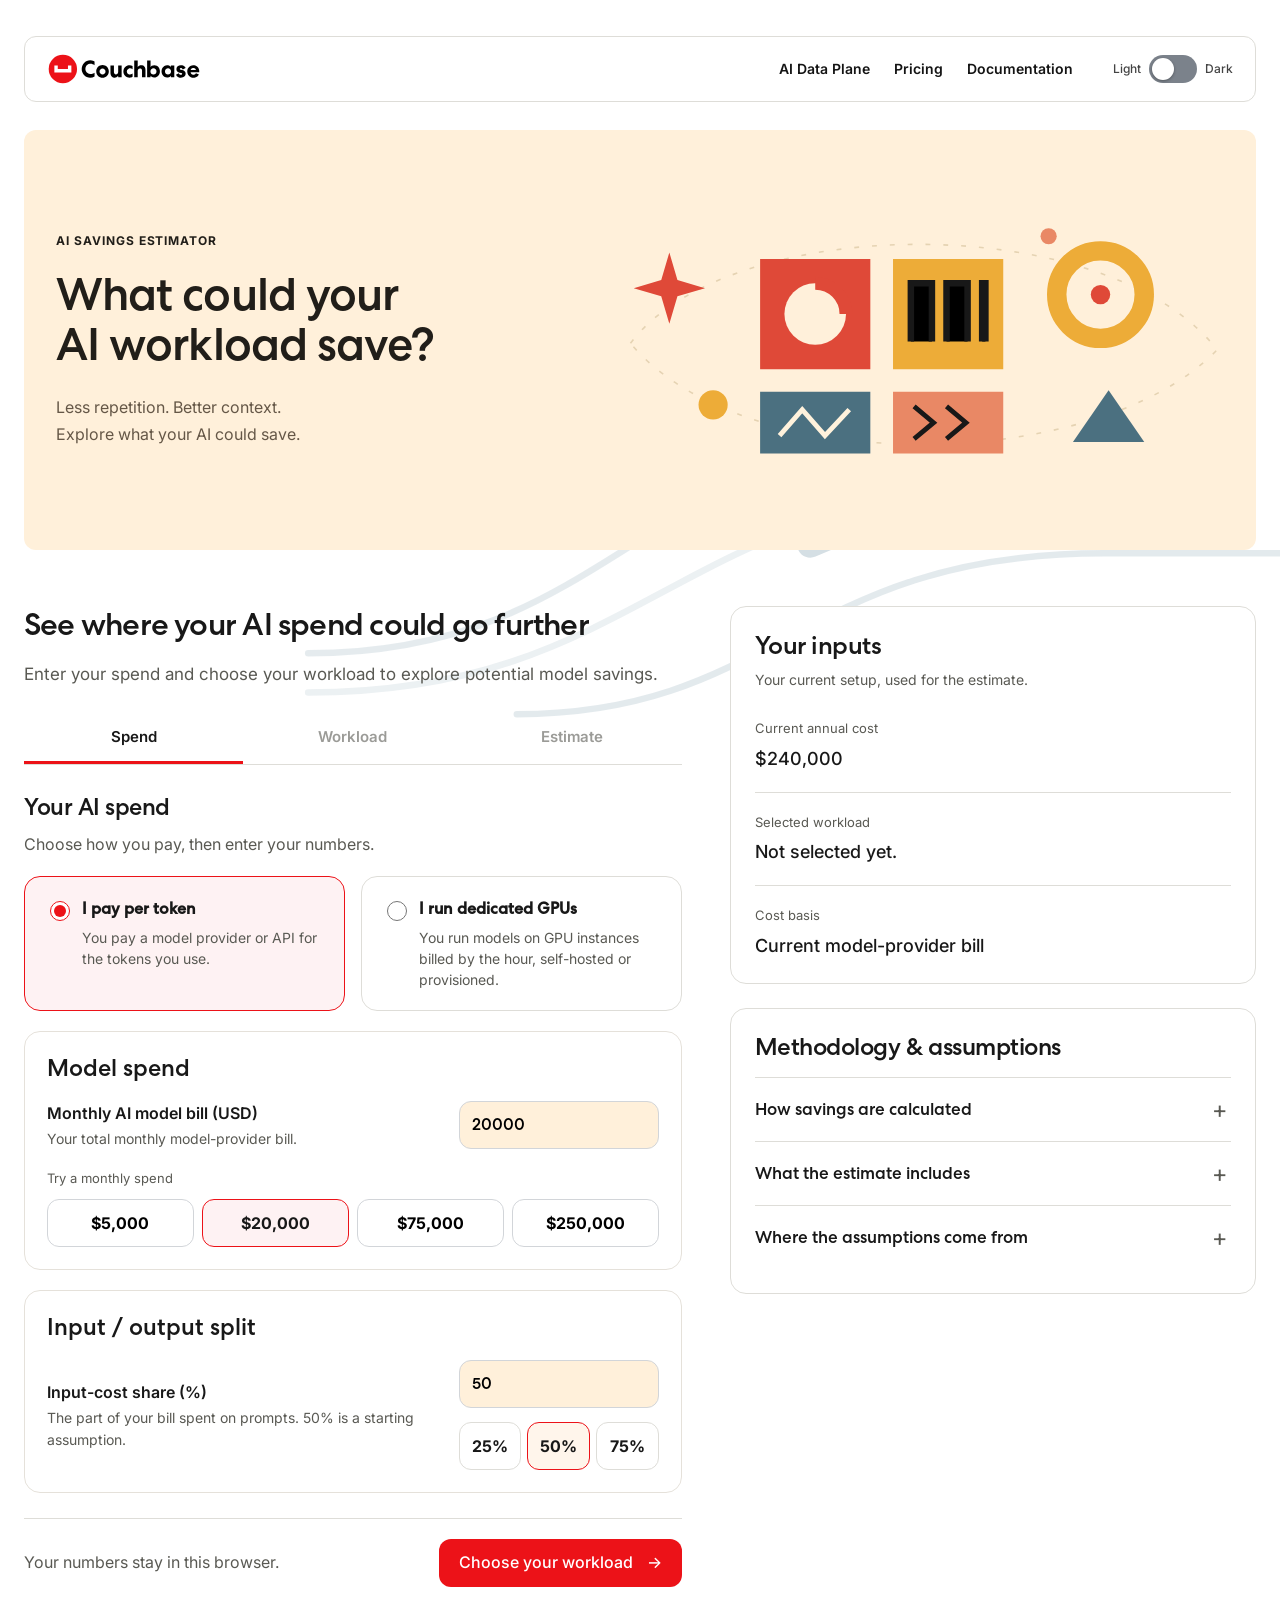
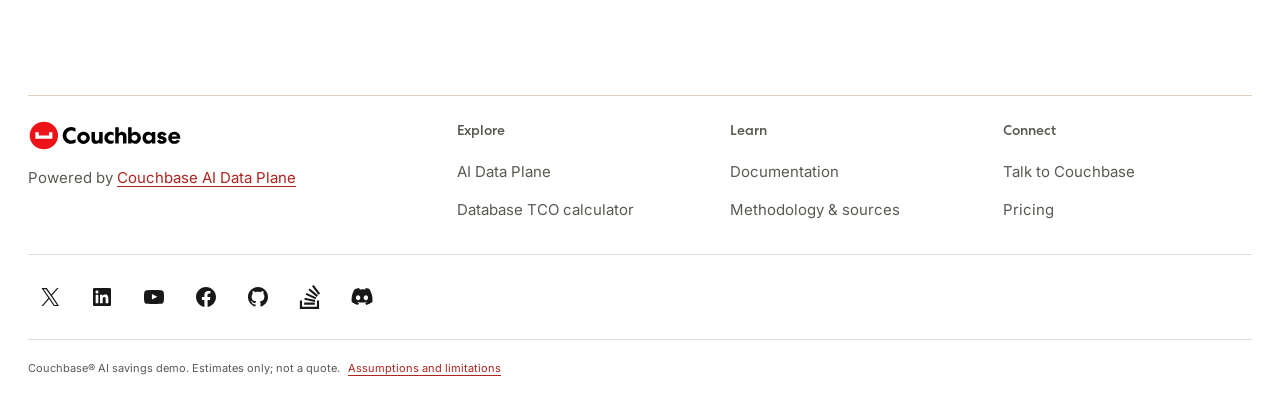
<file: index.html>
<!DOCTYPE html>
<html lang="en">
<head>
<meta charset="UTF-8">
<meta name="viewport" content="width=device-width, initial-scale=1">
<title>AI Data Plane Token Savings Estimator | Couchbase</title>
<meta name="description" content="Estimate how much LLM token spend the Couchbase AI Data Plane could remove from your agent workloads through caching, agent memory, retrieval, and tool search. Directional estimates with every assumption and source shown.">
<meta property="og:type" content="website">
<meta property="og:site_name" content="Couchbase AI Savings Calculator">
<meta property="og:title" content="AI savings calculator | Couchbase">
<meta property="og:description" content="Less repetition. Better context. Explore what your AI could save.">
<meta property="og:url" content="https://couchbase-ai-savings.vercel.app/">
<meta property="og:image" content="https://couchbase-ai-savings.vercel.app/assets/social-preview-v2.png">
<meta property="og:image:type" content="image/png">
<meta property="og:image:width" content="1200">
<meta property="og:image:height" content="630">
<meta property="og:image:alt" content="Couchbase AI savings calculator. Less repetition. Better context. Explore your savings.">
<meta name="twitter:card" content="summary_large_image">
<meta name="twitter:title" content="AI savings calculator | Couchbase">
<meta name="twitter:description" content="Less repetition. Better context. Explore what your AI could save.">
<meta name="twitter:image" content="https://couchbase-ai-savings.vercel.app/assets/social-preview-v2.png">
<link rel="icon" type="image/svg+xml" href="assets/couchbase-favicon.svg?v=2">
<link rel="preconnect" href="https://fonts.googleapis.com">
<link rel="preconnect" href="https://fonts.gstatic.com" crossorigin>
<link href="https://fonts.googleapis.com/css2?family=Inter:wght@400;500;600;700;800&display=swap" rel="stylesheet">
<style>
/* ===== Base design system, matched to the Couchbase Database TCO Calculator ===== */
:root {
  --cb-red: #e31b23;
  --cb-red-dark: #a9151b;
  --ink: #111318;
  --muted: #5a6472;
  --line: #e6e2dc;
  --cream: #fff6e6;
  --cream-2: #fbefe0;
  --card: #ffffff;
  --green: #147a4a;
  --amber: #9a5b00;
  --shadow: 0 20px 45px rgba(17, 19, 24, 0.08);
}

* { box-sizing: border-box; }

body {
  margin: 0;
  font-family: Inter, ui-sans-serif, system-ui, -apple-system, BlinkMacSystemFont, "Segoe UI", sans-serif;
  color: var(--ink);
  background:
    radial-gradient(circle at top left, rgba(227, 27, 35, 0.08), transparent 32rem),
    linear-gradient(180deg, var(--cream) 0, #fff 26rem);
}

button, input, select { font: inherit; }

.hero { padding: 2rem clamp(1rem, 4vw, 4rem) 1rem; }

.brand-row {
  display: flex;
  align-items: center;
  gap: 0.7rem;
  font-weight: 800;
  letter-spacing: -0.01em;
}

.brand-logo { display: block; width: 170px; height: auto; flex: none; }
.brand-row { flex-wrap: wrap; }

.hero-grid {
  display: grid;
  grid-template-columns: minmax(0, 1fr) 22rem;
  gap: 2rem;
  align-items: end;
  margin-top: 3rem;
}

.eyebrow {
  margin: 0 0 0.45rem;
  color: var(--cb-red-dark);
  font-size: 0.78rem;
  font-weight: 800;
  letter-spacing: 0.08em;
  text-transform: uppercase;
}

h1, h2, h3, p { margin-top: 0; }

h1 {
  max-width: 58rem;
  margin-bottom: 1rem;
  font-size: clamp(2.2rem, 5vw, 4rem);
  line-height: 0.98;
  letter-spacing: -0.055em;
}

h2 { margin-bottom: 0.8rem; font-size: 1.35rem; letter-spacing: -0.03em; }
h3 { margin-bottom: 0.65rem; }

.subhead { max-width: 48rem; color: var(--muted); font-size: 1.1rem; line-height: 1.55; }

.hero-card, .panel, .summary-box, .state-panel {
  border: 1px solid var(--line);
  border-radius: 1.2rem;
  background: rgba(255, 255, 255, 0.82);
  box-shadow: var(--shadow);
}

.hero-card { padding: 1.25rem; background: var(--ink); color: white; }
.hero-card p { color: #d8dce2; margin: 0.45rem 0 0; }

.layout {
  display: grid;
  grid-template-columns: minmax(0, 1.05fr) minmax(25rem, 0.95fr);
  gap: 1.5rem;
  padding: 1rem clamp(1rem, 4vw, 4rem) 3rem;
}

.panel { padding: clamp(1rem, 2.2vw, 1.6rem); }

.wide-section { padding: 0 clamp(1rem, 4vw, 4rem) 3rem; max-width: 90rem; }

.results-panel { position: sticky; top: 1rem; align-self: start; }

.section-heading.spaced { margin-top: 2rem; }

.tool-groups { display: grid; gap: 1rem; }

.tool-group {
  border: 1px solid var(--line);
  border-radius: 1rem;
  padding: 1rem;
  background: #fff;
}
.tool-group h3 { margin-bottom: 0.75rem; font-size: 1rem; }

.check-grid {
  display: grid;
  grid-template-columns: repeat(auto-fit, minmax(9.5rem, 1fr));
  gap: 0.55rem;
}

.check-card {
  display: flex;
  gap: 0.55rem;
  align-items: flex-start;
  border: 1px solid var(--line);
  border-radius: 0.85rem;
  padding: 0.75rem;
  cursor: pointer;
  background: #fffdf9;
}
.check-card:has(input:checked) { border-color: rgba(227, 27, 35, 0.55); background: #fff2f2; }
.check-card input { margin-top: 0.2rem; accent-color: var(--cb-red); }
.check-card span { font-weight: 750; }
.check-card small { display: block; color: var(--muted); margin-top: 0.15rem; line-height: 1.35; }

.input-stack { display: grid; gap: 0.9rem; }

.field {
  display: grid;
  grid-template-columns: 1fr 9rem;
  gap: 0.8rem;
  align-items: center;
  border: 1px solid var(--line);
  border-radius: 1rem;
  padding: 0.85rem;
  background: #fff;
}
.field label { display: block; font-weight: 750; }
.field p { margin: 0.15rem 0 0; color: var(--muted); font-size: 0.88rem; line-height: 1.4; }
.field-controls { display: grid; gap: 0.35rem; }

input[type="range"] { width: 100%; accent-color: var(--cb-red); }
input[type="number"], select {
  width: 100%;
  border: 1px solid var(--line);
  border-radius: 0.65rem;
  padding: 0.55rem 0.65rem;
  background: #fff;
}

.advanced {
  margin-top: 1rem;
  border: 1px solid var(--line);
  border-radius: 1rem;
  padding: 0.95rem;
  background: #fffdf9;
}
.advanced summary, .state-panel summary { cursor: pointer; font-weight: 850; }
.advanced .input-stack { margin-top: 0.9rem; }

.result-grid { display: grid; grid-template-columns: repeat(2, minmax(0, 1fr)); gap: 0.9rem; }

.result-card { min-height: 7.5rem; border: 1px solid var(--line); border-radius: 1rem; padding: 1rem; background: #fff; }
.result-card.primary {
  grid-column: 1 / -1;
  color: white;
  background: linear-gradient(135deg, var(--cb-red), var(--cb-red-dark));
  border: 0;
}
.result-card span { display: block; color: var(--muted); font-size: 0.85rem; font-weight: 750; }
.result-card.primary span { color: rgba(255,255,255,0.78); }
.result-card strong { display: block; margin-top: 0.75rem; font-size: clamp(1.35rem, 2.6vw, 2rem); letter-spacing: -0.04em; }

.message { margin: 1rem 0; border-radius: 0.9rem; padding: 0.85rem 1rem; background: #ecfdf3; color: var(--green); font-weight: 700; }
.message.warning { background: #fff7e5; color: var(--amber); }

.summary-box, .state-panel { margin-top: 1rem; padding: 1rem; box-shadow: none; }
.summary-box p { margin-bottom: 0; color: var(--muted); line-height: 1.5; }

.benchmark-list { margin: 0; padding-left: 1.15rem; color: var(--muted); line-height: 1.45; }
.benchmark-list li + li { margin-top: 0.45rem; }

.button-row { display: flex; gap: 0.8rem; align-items: center; margin: 0.9rem 0; flex-wrap: wrap; }

button { border: 0; border-radius: 0.75rem; padding: 0.72rem 0.95rem; color: white; background: var(--ink); cursor: pointer; font-weight: 800; }
button:hover { background: var(--cb-red-dark); }

pre {
  max-height: 24rem; overflow: auto; margin: 0;
  border: 1px solid var(--line); border-radius: 0.8rem; padding: 1rem;
  background: #101116; color: #f4f6f8; font-size: 0.78rem; line-height: 1.45;
}

footer { padding: 0 4rem 2rem; color: var(--muted); text-align: center; }

@media (max-width: 960px) {
  .hero-grid, .layout { grid-template-columns: 1fr; }
  .results-panel { position: static; }
  footer { padding-inline: 1rem; }
}
@media (max-width: 640px) {
  .field, .result-grid { grid-template-columns: 1fr; }
  .hero { padding-top: 1.25rem; }
  h1 { font-size: 2.4rem; }
}

.source-line { display: block; margin-top: 0.25rem; color: var(--muted); font-size: 0.78rem; line-height: 1.35; }
.source-line a { color: var(--muted); }

/* ===== Small additions, namespaced to avoid clashing with the base system ===== */
.tk-ghost-btn {
  background: #fff; color: var(--ink); border: 1px solid var(--line);
  padding: 0.5rem 0.85rem; border-radius: 0.65rem; font-weight: 700; font-size: 0.82rem;
}
.tk-ghost-btn:hover { background: var(--cream-2); color: var(--ink); }
.tk-invert-btn { background: #fff; color: var(--ink); }
.tk-invert-btn:hover { background: var(--cream-2); }
.tk-badge {
  display: inline-block; font-size: 0.72rem; font-weight: 750; color: var(--muted);
  background: var(--cream-2); border-radius: 999px; padding: 0.15rem 0.6rem; margin-left: 0.4rem;
  text-transform: none; letter-spacing: 0;
}
.tk-hidden { display: none !important; }
.tk-chip { display: inline-block; background: #fffdf9; border: 1px solid var(--line); border-radius: 999px; padding: 0.3rem 0.75rem; font-size: 0.82rem; margin: 0.2rem 0.3rem 0 0; }
.tk-chip.empty { color: var(--muted); border-style: dashed; }
.tk-breakdown-table { width: 100%; border-collapse: collapse; margin-top: 0.6rem; font-size: 0.82rem; }
.tk-breakdown-table td { padding: 0.35rem 0; border-bottom: 1px solid var(--line); color: var(--ink); }
.tk-breakdown-table td:last-child { text-align: right; }
.tk-breakdown-note { color: var(--muted); font-size: 0.78rem; padding-top: 0.5rem; display: block; }

.tk-lever-controls { margin-top: 0.85rem; padding-top: 0.85rem; border-top: 1px dashed var(--line); display: grid; gap: 0.6rem; }
.tk-lever-controls .row { display: grid; grid-template-columns: 1fr auto; align-items: center; gap: 0.6rem; }
.tk-lever-controls .row label { font-size: 0.82rem; font-weight: 700; color: var(--ink); }
.tk-lever-controls .row output { font-size: 0.82rem; font-weight: 800; color: var(--cb-red-dark); min-width: 3rem; text-align: right; }
.tk-lever-controls .archetype-grid { display: grid; grid-template-columns: repeat(auto-fit, minmax(8rem, 1fr)); gap: 0.4rem; }
.tk-lever-controls .archetype-grid label {
  border: 1px solid var(--line); border-radius: 0.6rem; padding: 0.45rem 0.55rem; cursor: pointer;
  font-size: 0.76rem; font-weight: 700; background: #fff; display: block;
}
.tk-lever-controls .archetype-grid label:has(input:checked) { border-color: rgba(227,27,35,0.55); background: #fff2f2; }
.tk-lever-controls .archetype-grid input { accent-color: var(--cb-red); margin-right: 0.3rem; }
.tk-lever-savings { margin-top: 0.7rem; font-size: 0.85rem; font-weight: 800; color: var(--green); }

.tk-tip {
  position: relative;
  display: inline-flex;
  align-items: center;
  justify-content: center;
  width: 1.05rem;
  height: 1.05rem;
  border-radius: 50%;
  background: var(--cream-2);
  color: var(--cb-red-dark);
  font-size: 0.68rem;
  font-weight: 900;
  cursor: help;
  margin-left: 0.3rem;
  vertical-align: middle;
}
.tk-tip-bubble {
  display: none;
  position: absolute;
  z-index: 30;
  bottom: 135%;
  left: 50%;
  transform: translateX(-50%);
  width: 16rem;
  background: var(--ink);
  color: #f2f4f6;
  padding: 0.6rem 0.7rem;
  border-radius: 0.65rem;
  font-size: 0.74rem;
  line-height: 1.4;
  font-weight: 500;
  text-align: left;
  cursor: auto;
  box-shadow: var(--shadow);
  white-space: normal;
}
.check-card .tk-tip-bubble { font-weight: 500; }
.tk-tip-bubble a { color: #fff; font-weight: 700; }
.tk-tip:hover .tk-tip-bubble, .tk-tip:focus .tk-tip-bubble, .tk-tip.tk-tip-show .tk-tip-bubble { display: block; }
.tk-tip-bubble::after {
  content: "";
  position: absolute;
  top: 100%;
  left: 50%;
  transform: translateX(-50%);
  border: 6px solid transparent;
  border-top-color: var(--ink);
}
@media (max-width: 640px) {
  .tk-tip-bubble { left: auto; right: -0.5rem; transform: none; }
  .tk-tip-bubble::after { left: auto; right: 0.7rem; transform: none; }
}

/* ===== Before/after bars ===== */
.tk-compare { grid-column: 1 / -1; position: relative; border: 1px solid var(--line); border-radius: 1rem; padding: 1rem; background: #fff; }
.tk-compare h3 { font-size: 0.95rem; margin: 0 0 0.15rem; }
.tk-compare-sub { margin: 0 0 0.8rem; color: var(--muted); font-size: 0.8rem; }
.tk-compare-row { padding: 0.35rem 0; border-radius: 0.5rem; outline: none; cursor: default; }
.tk-compare-row:focus-visible { box-shadow: 0 0 0 2px rgba(227, 27, 35, 0.35); }
.tk-compare-row + .tk-compare-row { margin-top: 0.5rem; }
.tk-compare-label { display: flex; justify-content: space-between; align-items: baseline; gap: 0.75rem; font-size: 0.82rem; color: var(--muted); font-weight: 650; margin-bottom: 0.3rem; }
.tk-compare-label strong { color: var(--ink); font-size: 1.05rem; font-weight: 800; letter-spacing: -0.02em; white-space: nowrap; }
.tk-compare-track { display: flex; align-items: center; height: 20px; border-left: 1px solid var(--line); }
.tk-bar { height: 20px; border-radius: 0 4px 4px 0; transition: width 0.25s ease, filter 0.15s ease; min-width: 2px; }
.tk-bar-today { background: #8f897f; }
.tk-bar-after { background: var(--cb-red); }
.tk-bar-after.tk-bar-joined { border-radius: 0; }
.tk-bar-range { height: 20px; margin-left: 2px; border-radius: 0 4px 4px 0; background: #f6b9bb; transition: width 0.25s ease; }
.tk-compare-row.is-active .tk-bar, .tk-compare-row.is-active .tk-bar-range { filter: brightness(1.08); }
.tk-compare-foot { margin: 0.7rem 0 0; font-size: 0.85rem; font-weight: 750; color: var(--ink); }
.tk-tooltip { position: absolute; z-index: 20; background: var(--ink); color: #d8dce2; border-radius: 0.45rem; padding: 0.2rem 0.55rem; font-size: 0.74rem; line-height: 1.35; box-shadow: var(--shadow); pointer-events: none; white-space: nowrap; max-width: calc(100% - 16px); overflow: hidden; text-overflow: ellipsis; }
.tk-tooltip strong { color: #fff; font-size: 0.8rem; }
@media (prefers-reduced-motion: reduce) { .tk-bar, .tk-bar-range { transition: none; } }

.tk-card-note { display: block; margin-top: 0.4rem; color: var(--muted); font-size: 0.78rem; font-weight: 600; line-height: 1.35; }

/* ===== Recommendation when dedicated capacity costs less ===== */
.tk-reco { display: grid; gap: 0.35rem; background: #f3f6fb; color: var(--ink); border: 1px solid #d6e0ef; font-weight: 500; font-size: 0.85rem; line-height: 1.45; }
.tk-reco strong { font-size: 0.92rem; font-weight: 800; }
.tk-reco a { color: var(--cb-red-dark); font-weight: 750; }

/* ===== Step 1 payment mode ===== */
.tk-mode-grid { display: grid; grid-template-columns: repeat(2, minmax(0, 1fr)); gap: 0.6rem; margin-bottom: 1rem; }
@media (max-width: 640px) { .tk-mode-grid { grid-template-columns: 1fr; } }
.tk-subhead { font-size: 0.95rem; margin: 1.2rem 0 0.6rem; }
#gpuInputs .input-stack + .button-row { margin-top: 0.6rem; }
#gpuInputs .button-row + .input-stack { margin-top: 0; }

/* ===== Assumptions panel ===== */
.tk-rate-table { width: 100%; border-collapse: collapse; font-size: 0.84rem; }
.tk-rate-table th { text-align: left; color: var(--muted); font-weight: 750; font-size: 0.76rem; padding: 0 0.4rem 0.4rem 0; }
.tk-rate-table td { padding: 0.45rem 0.4rem 0.45rem 0; border-top: 1px solid var(--line); vertical-align: middle; }
.tk-rate-table td:first-child { font-weight: 700; }
.tk-rate-table input[type="number"] { width: 4.6rem; padding: 0.35rem 0.45rem; }
.tk-rate-table .src { display: block; color: var(--muted); font-weight: 500; font-size: 0.74rem; margin-top: 0.15rem; }
.tk-custom-flag { color: var(--amber); font-weight: 800; font-size: 0.74rem; }

/* ===== CTA ===== */
.tk-cta-links { display: flex; gap: 1rem; flex-wrap: wrap; margin-top: 0.8rem; font-size: 0.85rem; }
.tk-cta-links a { color: #fff; font-weight: 700; }
.tk-sources { margin: 0.4rem 0 0; padding-left: 1.15rem; color: var(--muted); line-height: 1.5; font-size: 0.85rem; }
.tk-sources li + li { margin-top: 0.35rem; }
.sr-only { position: absolute; width: 1px; height: 1px; padding: 0; margin: -1px; overflow: hidden; clip: rect(0,0,0,0); white-space: nowrap; border: 0; }

/* ===== FAQ module ===== */
.faq-section { margin-top: 2rem; }
.faq-section h2 { font-size: 1.15rem; }
.faq-section .subhead { font-size: 0.9rem; margin-bottom: 1rem; }
.faq-grid { display: grid; grid-template-columns: repeat(auto-fit, minmax(15rem, 1fr)); gap: 0.75rem; align-items: start; }
.faq-item {
  background: var(--ink);
  border-radius: 1rem;
  padding: 1rem 1.1rem;
  color: #fff;
}
.faq-item summary {
  cursor: pointer;
  list-style: none;
  display: flex;
  justify-content: space-between;
  align-items: center;
  gap: 0.75rem;
  font-weight: 750;
  font-size: 0.92rem;
}
.faq-item summary::-webkit-details-marker { display: none; }
.faq-item summary::after {
  content: "+";
  flex: none;
  width: 1.6rem;
  height: 1.6rem;
  border-radius: 50%;
  background: rgba(255, 255, 255, 0.14);
  display: flex;
  align-items: center;
  justify-content: center;
  font-size: 1.05rem;
  font-weight: 700;
}
.faq-item[open] summary::after { content: "\2013"; }
.faq-item[open] summary { margin-bottom: 0.6rem; }
.faq-item p { margin: 0; color: #d8dce2; font-size: 0.85rem; line-height: 1.5; }

/* Guided estimate: a quiet utility with Couchbase identity. */
:root { --ink:#18181b; --muted:#595963; --line:#cdd0d5; --cb-red:#e31b23; --action-red:#c81922; --cream:#f5f5f7; --shadow:none; }
html { scroll-behavior:smooth; }
body { background:#f1f2f4; font-size:16px; line-height:1.5; }
[hidden] { display:none !important; }
.skip-link { position:absolute; top:-5rem; left:1rem; z-index:20; background:#fff; padding:1rem; }
.skip-link:focus { top:1rem; }
:focus-visible { outline:3px solid var(--cb-red-dark); outline-offset:4px; }
.hero,.layout,.wide-section { max-width:1120px; margin:0 auto; padding:0 28px; }
.hero { padding-top:20px; }
.brand-row { padding-bottom:16px; border-bottom:1px solid var(--line); gap:18px; font-size:13px; letter-spacing:0; font-weight:500; }
.brand-logo { width:154px; }
.intro { display:block; padding:20px 0; max-width:none; }
h1 { font-size:30px; line-height:1.08; letter-spacing:-.035em; margin:0; font-weight:650; text-wrap:balance; }
.eyebrow { font-size:12px; color:var(--cb-red); letter-spacing:.08em; font-weight:600; }
.subhead,.step-description { color:var(--muted); font-size:17px; line-height:1.55; max-width:650px; }
.layout { display:block; margin-bottom:24px; }
main { min-width:0; display:block; background:#fff; border:1px solid #bfc4cc; border-radius:14px; overflow:clip; }
.wizard-step,.validation-summary { grid-column:2; }
.step-nav { padding:0; position:static; border-bottom:1px solid var(--line); background:#f8f9fa; }
.step-nav ol { list-style:none; display:flex; gap:0; padding:0; margin:0; border:0; }
.step-nav li { flex:1; min-width:0; }
.step-nav li + li { border-left:1px solid var(--line); }
.step-nav button { width:100%; border:0; border-bottom:3px solid transparent; border-radius:0; background:transparent; padding:18px 24px; color:var(--muted); display:flex; align-items:center; justify-content:flex-start; gap:12px; cursor:pointer; font-size:14px; text-align:left; }
.step-nav button span { display:grid; place-items:center; width:28px; height:28px; flex:none; border-radius:8px; background:#e7e7eb; font-size:12px; }
.step-nav button[aria-current] { color:var(--cb-red-dark); background:#fff; border-bottom-color:var(--cb-red); font-weight:600; }
.step-nav button[aria-current] span { background:var(--action-red); color:white; }
.wizard-step { background:#fff; border:0; border-radius:0; padding:24px; }
h2 { font-size:24px; font-weight:600; letter-spacing:-.025em; margin:4px 0 10px; }
h2:focus { outline:none; }
h3,.tk-subhead { font-size:19px; font-weight:600; margin-top:28px; }
.step-description { margin:0 0 20px; font-size:14px; }
.field { border:0; border-bottom:1px solid #ededf0; border-radius:0; background:transparent; padding:24px 0; gap:24px; grid-template-columns:minmax(0,1fr) 180px; }
.field label { font-weight:600; }
.field p,.source-line { color:var(--muted); font-size:14px; line-height:1.5; font-weight:400; }
.field-controls { min-width:0; }
input[type=number],select { border:1px solid #b9b9c2; border-radius:10px; color:var(--ink); background:#fff; font-size:16px; min-height:48px; padding:12px 14px; font-weight:400; width:100%; }
input:disabled { background:#f0f0f3; color:#656570; }
input[type=checkbox],input[type=radio] { accent-color:var(--cb-red); width:20px; height:20px; flex:none; }
input[type=range] { accent-color:var(--cb-red); min-height:36px; width:100%; }
input[aria-invalid=true] { border-color:#b42318; }
.gpu-assumptions { margin-top:20px; padding:18px 0; border-top:1px solid var(--line); }
.tk-compare-label strong { min-width:0; overflow-wrap:anywhere; }
.field-error { display:block; color:#b42318; font-size:13px; margin-top:6px; }
.validation-summary { padding:14px 18px; border-radius:12px; border:1px solid #e5b7b3; color:#9b211a; background:#fff5f4; }
.tk-mode-grid { gap:12px; margin:20px 0; }
.check-card { border:1px solid var(--line); border-radius:8px; box-shadow:none; padding:16px; font-weight:500; background:#fff; align-items:flex-start; }
.check-card:has(input:checked) { border-color:var(--cb-red); background:#fff7f7; }
.check-card small { color:var(--muted); font-size:14px; font-weight:400; line-height:1.5; }
.button-row { gap:8px; flex-wrap:wrap; }
.tk-ghost-btn,.back-action { min-height:44px; background:#fff; border:1px solid var(--line); color:var(--ink); border-radius:10px; padding:10px 14px; font-size:14px; font-weight:500; cursor:pointer; }
.tk-ghost-btn:hover,.back-action:hover { background:#eaeaec; }
.primary-action { display:inline-flex; justify-content:center; align-items:center; gap:14px; min-height:48px; padding:12px 24px; border:0; border-radius:12px; background:var(--action-red); color:#fff; text-decoration:none; font-size:15px; font-weight:600; cursor:pointer; }
.primary-action:hover { background:#a8171e; color:#fff; }
.step-actions { margin-top:24px; padding-top:20px; border-top:1px solid var(--line); display:flex; align-items:center; justify-content:space-between; gap:16px; }
.step-actions>span { color:var(--muted); font-size:14px; }
.tool-groups { gap:12px; }
.tool-group { padding:16px 20px; border:1px solid var(--line); border-radius:8px; background:#fff; box-shadow:none; }
.tool-group:has(input[type=checkbox]:checked) { border-color:var(--cb-red); background:#fffafa; }
.tool-group>.check-card { border:0; padding:0; border-radius:0; background:transparent; }
.tool-group .check-card:has(input:checked) { background:transparent; }
.workload-name { font-size:18px; font-weight:600; }
.tk-lever-controls { border:0; padding:18px 0 0 32px; margin:0; }
.tk-lever-controls label { font-size:14px; font-weight:500; }
.tk-lever-savings { font-size:13px; color:var(--muted); font-weight:400; }
.source-details { margin:12px 0 0 32px; font-size:13px; }
.source-details summary { color:var(--muted); font-weight:400; cursor:pointer; padding:8px 0; }
.source-content { padding:12px 0; line-height:1.6; color:var(--muted); }
a { color:#a61b22; }
.source-content a { display:inline-block; padding:4px 0; }
.archetype-grid { grid-template-columns:repeat(2,minmax(0,1fr)); }
.archetype-grid label { padding:12px; font-weight:400; }
.results-panel { position:static; top:auto; }
.panel { border:0; padding:0; background:transparent; box-shadow:none; }
.result-grid { display:grid; grid-template-columns:minmax(0,.9fr) minmax(0,1.1fr); gap:0; border:1px solid var(--line); border-radius:10px; overflow:clip; }
.result-card.primary { grid-column:auto; background:#fff5f5; color:var(--ink); border:0; border-right:1px solid var(--line); padding:28px 24px; border-radius:0; display:flex; flex-direction:column; justify-content:center; }
.result-card.primary>span { color:var(--cb-red-dark); font-weight:500; }
.result-card.primary strong { font-size:clamp(28px,3.1vw,38px); letter-spacing:-.035em; font-weight:600; font-variant-numeric:tabular-nums; line-height:1.2; overflow-wrap:anywhere; }
#savingsPct { color:var(--muted); font-size:14px; font-weight:400; margin:12px 0 0; }
.tk-compare { border:0; background:transparent; padding:24px 0 0; margin:0; }
.tk-compare h3 { margin:0 0 6px; font-size:18px; }
.tk-compare-label strong { font-variant-numeric:tabular-nums; font-weight:600; }
.tk-bar-after { background:var(--cb-red); }
.tk-bar-range { background:#f0a6aa; }
.tk-bar-today { background:#6c6c77; }
.tk-compare-foot,.tk-compare-sub { color:var(--muted); font-weight:400; }
.estimate-note { color:var(--muted); font-size:13px; margin:20px 0; }
.metric-grid { display:grid; grid-template-columns:repeat(2,minmax(0,1fr)); gap:12px; padding-top:16px; }
.secondary-metric { border:0; background:#f5f5f7; padding:16px; border-radius:12px; }
.secondary-metric strong { font-size:20px; font-weight:600; }
.hero-card { background:#fff; color:var(--ink); border:0; border-radius:0; padding:24px 0; border-top:1px solid var(--line); box-shadow:none; }
.hero-card p,.hero-card strong { color:var(--ink)!important; font-weight:400; font-size:15px; }
.hero-card strong { font-weight:600; }
.tk-cta-links { display:none; }
.sources-panel,.comparison-details { padding:16px; border:1px solid var(--line); border-radius:8px; margin-top:16px; }
summary { cursor:pointer; min-height:44px; font-weight:500; }
.advanced { background:transparent; padding:16px; border:0; }
.tk-rate-table { display:block; overflow-x:auto; font-size:14px; }
.tk-rate-table input[type=number] { min-width:76px; }
.summary-box { background:#f5f5f7; border:0; border-radius:12px; padding:16px; overflow-x:auto; }
.tk-breakdown-table { font-size:13px; }
.message { border-radius:12px; font-weight:400; }
.tk-reco { background:#f5f5f7; color:var(--ink); }
.faq-section { border:0; padding:12px 0; background:transparent; }
.faq-grid { display:block; }
.faq-item { background:transparent; border-radius:0; border-bottom:1px solid var(--line); padding:16px 0; color:var(--ink); }
.faq-item summary { color:var(--ink); font-size:15px; font-weight:500; }
.faq-item p { color:var(--muted); font-size:14px; }
.faq-item .plus { display:none; }
footer { max-width:1120px; margin:0 auto; padding:28px; color:var(--muted); font-size:12px; }
::selection { background:#f9d9dc; color:#721116; }
input { caret-color:var(--cb-red); }
button,a,input,select,summary { -webkit-tap-highlight-color:transparent; }
button,.primary-action,.check-card { transition:background-color 160ms ease,border-color 160ms ease; }
button:active,.primary-action:active { filter:brightness(.94); }
button:disabled { opacity:.45; cursor:default; }
button[aria-pressed=true] { color:var(--cb-red-dark); border-color:var(--cb-red); background:#fff0f0; }
.intro .subhead { font-size:14px; max-width:none; margin:8px 0 0; }
.wizard-step>h2 { margin-top:0; }
.preset-label { color:var(--muted); font-size:13px; margin:20px 0 8px; }
.preset-row { margin:0; }
.share-presets { display:flex; gap:8px; margin-top:8px; }
.share-presets button { flex:1; padding:8px; font-size:13px; }
.workload-toolbar { display:flex; flex-wrap:wrap; align-items:center; gap:8px; padding:8px 0 16px; border-bottom:1px solid var(--line); }
.workload-toolbar output { margin-right:auto; color:var(--muted); font-size:14px; }
.tool-group>.check-card { min-height:56px; gap:16px; }
.tool-group>.check-card:has(input:checked) .workload-name { color:var(--cb-red-dark); }
.tk-lever-controls { padding-left:36px; }
.source-details { margin-left:36px; }
.source-details summary { display:flex; align-items:center; min-height:44px; }
.source-details summary::before { content:''; width:8px; height:8px; border-right:1.5px solid currentColor; border-bottom:1.5px solid currentColor; transform:rotate(-45deg); margin-right:12px; }
.source-details[open] summary::before { transform:rotate(45deg); }
.source-details summary::-webkit-details-marker { display:none; }
.tk-lever-controls .archetype-grid { grid-template-columns:repeat(2,minmax(0,1fr)); gap:8px; }
.tk-lever-controls .archetype-grid label { display:flex; align-items:center; gap:8px; padding:12px; min-height:48px; border-radius:10px; }
.tk-compare { grid-column:auto; padding:24px; }
.tk-compare-row,.tk-compare-row + .tk-compare-row { margin-top:24px; }
.tk-compare-track { height:16px; border-radius:4px; }
.tk-bar,.tk-bar-range { height:100%; border-radius:4px; }
.estimate-note { max-width:74ch; line-height:1.6; }
#savingsValue { text-wrap:balance; }
.hero-card .button-row { margin-bottom:0; }
.hero-card .primary-action { background:#fff; border:1px solid var(--action-red); color:var(--cb-red-dark); }
.hero-card .primary-action:hover { background:#fff0f0; }
.back-action { background:transparent; border-color:#b9b9c2; }
.reference-panel { margin:0; padding:16px 20px; background:#fff; border:1px solid var(--line); border-radius:10px; }
@media(max-width:900px) {
 main { display:block; }
 .step-nav { position:static; padding:0; }
 .step-nav ol { display:flex; gap:0; margin:0; }
 .step-nav button { justify-content:center; }
 .reference-panel { margin-left:0; }

}
@media(max-width:640px) {
 .hero,.layout,.wide-section { padding-left:16px; padding-right:16px; }
 .hero { padding-top:20px; }
 .brand-row>span { display:none; }
 .intro { display:block; padding:20px 0; }
 .intro .subhead { margin-top:8px; max-width:40ch; }
 .wizard-step { padding:20px 16px; border-radius:0; }
 h2 { font-size:24px; }
 .field { display:block; }
 .field-controls { margin-top:12px; max-width:none; }
 .tk-mode-grid { grid-template-columns:1fr; }
 .step-nav button { font-size:12px; gap:5px; padding:12px 2px; }
 .step-nav button span { width:22px; height:22px; }
 .step-actions { flex-wrap:wrap; }
 .step-actions .primary-action { flex:1 0 100%; }
 .step-actions>span { display:none; }
 .archetype-grid,.metric-grid { grid-template-columns:1fr; }
 .tk-lever-controls,.source-details { padding-left:0; margin-left:0; }
 .tk-compare-label { flex-wrap:wrap; gap:4px; }
 .result-grid { display:block; }
 .result-card.primary { padding:24px 20px; border-right:0; border-bottom:1px solid var(--line); }
 .step-nav button { flex-direction:column; font-size:12px; min-height:68px; }
 .step-nav button span { width:24px; height:24px; }
 .tk-lever-controls .archetype-grid { grid-template-columns:1fr; }
 .preset-row { display:grid; grid-template-columns:repeat(2,minmax(0,1fr)); }
 .workload-toolbar output { flex-basis:100%; }
}

.baseline-sections { display:grid; grid-template-columns:1fr 1fr; gap:16px; }
.input-section { min-width:0; border:1px solid var(--line); border-radius:8px; overflow:clip; }
.input-section h3 { margin:0; padding:12px 16px; font-size:14px; font-weight:600; background:#f6f7f8; border-bottom:1px solid var(--line); }
.input-section .field { display:block; padding:16px; border:0; }
.input-section .field-controls { margin-top:12px; }
.input-section .field p { font-size:13px; min-height:40px; }
.input-section .field input[type=number] { font-size:22px; font-weight:600; }
.input-section .preset-label { margin:0; padding:0 16px 8px; }
.input-section .preset-row { display:grid; grid-template-columns:repeat(4,minmax(0,1fr)); padding:0 16px 16px; }
.input-section .preset-row button { min-height:40px; }
#gpuInputs { border:1px solid var(--line); border-radius:8px; padding:20px; }
#gpuInputs>.tk-subhead:first-child { margin-top:0; }
.workload-toolbar { margin-bottom:16px; border:0; padding-bottom:0; }
.hero-card { display:flex; align-items:center; gap:24px; justify-content:space-between; padding:20px; border:1px solid var(--line); border-radius:8px; background:#f8f9fa; }
.hero-card p { max-width:64ch; font-size:14px; }
.hero-card .button-row { flex:none; margin:0; }
.sources-panel>summary,.comparison-details>summary,.reference-panel>summary { min-height:24px; }
@media(max-width:850px) {
 .result-grid { display:block; }
 .result-card.primary { border-right:0; border-bottom:1px solid var(--line); }
 .baseline-sections { grid-template-columns:1fr; }
 .input-section .preset-row { grid-template-columns:1fr 1fr; }
 .hero-card { display:block; }
 .hero-card .button-row { margin-top:16px; }
 #gpuInputs { padding:16px; }
}

@media(prefers-reduced-motion:reduce) { html { scroll-behavior:auto; } *,*::before,*::after { animation:none!important; transition:none!important; } }


/* Neutral surfaces shared by both themes. Red identifies actions, not large panels. */
:root { --page:#f3f4f5; --surface:#fff; --subtle:#f7f8f9; --selected:#f5f5f6; --ink:#202226; --muted:#5b616a; --line:#d1d5da; --control-line:#aeb5be; --link:#a9151b; }
:root[data-theme=dark] { color-scheme:dark; --page:#111315; --surface:#1b1e22; --subtle:#22262b; --selected:#2a2e34; --ink:#eef0f3; --muted:#b4bbc5; --line:#454c56; --control-line:#717c89; --link:#ff969a; --cb-red-dark:#ff969a; }
body { background:var(--page); color:var(--ink); }
main,.wizard-step,.input-section,.tool-group,.reference-panel,.panel { background:var(--surface); border-color:var(--line); }
main { border-color:var(--control-line); }
.step-nav,.input-section h3,.hero-card,.secondary-metric,.summary-box { background:var(--subtle); }
.step-nav button[aria-current],.check-card:has(input:checked),.tool-group:has(input[type=checkbox]:checked),button[aria-pressed=true] { background:var(--selected); }
.check-card,.tk-ghost-btn,.back-action,input[type=number],select { background:var(--surface); color:var(--ink); border-color:var(--control-line); }
.field,.tool-group,.step-actions,.brand-row,.step-nav,.step-nav li + li,.input-section h3,.result-grid,.result-card.primary,.sources-panel,.comparison-details,.hero-card,.faq-item { border-color:var(--line); }
.result-card.primary { background:var(--subtle); color:var(--ink); }
.result-card.primary>span { color:var(--muted); }
.tk-compare,.field { background:transparent; }
.tk-ghost-btn:hover,.back-action:hover,.hero-card .primary-action:hover { background:var(--selected); }
.hero-card .primary-action { background:var(--surface); color:var(--link); border-color:var(--control-line); }
a { color:var(--link); text-underline-offset:3px; }
.step-nav button span { background:var(--selected); color:var(--muted); }
.step-nav button[aria-current] span { background:var(--action-red); color:#fff; }
input:disabled { background:var(--subtle); color:var(--muted); }
.tk-lever-controls .archetype-grid label { background:var(--surface); border-color:var(--control-line); }
.tk-lever-controls .archetype-grid label:has(input:checked) { background:var(--selected); border-color:var(--cb-red); }
.theme-toggle { margin-left:auto; display:inline-flex; align-items:center; gap:8px; min-height:40px; border:1px solid var(--control-line); border-radius:6px; background:var(--surface); color:var(--ink); padding:8px 12px; font-size:13px; font-weight:500; }
.theme-toggle:hover { background:var(--selected); }
.theme-toggle::before { content:''; display:block; width:14px; height:14px; border:1.5px solid currentColor; border-radius:50%; background:linear-gradient(90deg,currentColor 50%,transparent 50%); }
.summary-box,.sources-panel { margin-top:20px; padding:20px; border:1px solid var(--line); border-radius:6px; }
.summary-box h3,.sources-panel h3 { margin:0 0 16px; font-size:18px; }
.tk-breakdown-table th,.tk-breakdown-table td,.tk-rate-table th,.tk-rate-table td { border-color:var(--line); color:var(--ink); }
.tk-breakdown-note { color:var(--muted); }
#workloadSources { display:grid; grid-template-columns:1fr 1fr; gap:20px; margin:20px 0 32px; }
#workloadSources article { border-bottom:1px solid var(--line); padding-bottom:20px; }
#workloadSources h3 { font-size:16px; margin:0 0 8px; }
#workloadSources p { font-size:14px; color:var(--muted); }
.site-footer { text-align:left; padding:28px; margin-top:28px; }
.footer-top { border-top:1px solid var(--control-line); padding:28px 0; display:grid; grid-template-columns:1fr 2fr; gap:32px; }
.footer-identity p { margin-top:16px; font-size:13px; }
.footer-resources { display:grid; grid-template-columns:repeat(3,1fr); gap:24px; }
.footer-resources h2 { font-size:14px; margin:0 0 12px; letter-spacing:0; }
.footer-resources a { display:block; padding:8px 0; min-height:36px; color:var(--muted); font-size:13px; text-decoration:none; }
.footer-resources a:hover { color:var(--link); text-decoration:underline; }
.footer-legal { padding-top:20px; border-top:1px solid var(--line); font-size:11px; }
:root[data-theme=dark] .brand-logo { content:url('assets/couchbase-logo-dark.svg'); }
:root[data-theme=dark] .tk-bar-today { background:#929ba8; }
:root[data-theme=dark] .tk-bar-range { background:#b76168; }
:root[data-theme=dark] .tk-compare-track { background:#30363d; }
:root[data-theme=dark] .validation-summary { background:#3a2023; color:#ffb5b9; border-color:#c8636a; }
:root[data-theme=dark] .field-error { color:#ffb5b9; }
:root[data-theme=dark] .message { background:var(--subtle); color:var(--ink); }
:root[data-theme=dark] .message.warning { background:#382d1a; color:#f3d7a7; }
@media(max-width:640px) {
 .brand-row { flex-wrap:nowrap; gap:12px; }
 .brand-row .brand-logo { width:132px; }
 .theme-toggle { padding:8px; font-size:12px; }
 .footer-top { grid-template-columns:1fr; gap:20px; }
 .footer-resources { grid-template-columns:1fr 1fr; gap:20px; }
 #workloadSources { grid-template-columns:1fr; }
 .summary-box,.sources-panel { padding:16px; }
}


/* Demo controls: familiar segmented navigation and a physical sliding switch. */
:root{--page:#f5f5f5;--surface:#fff;--subtle:#f0f1f2;--selected:#ebedef;--ink:#24272c;--muted:#575e68;--line:#d9dce0;}
:root[data-theme=dark]{--page:#151617;--surface:#212325;--subtle:#2b2e31;--selected:#34383d;--ink:#f4f5f6;--muted:#c1c6cd;--line:#4c5259;}
main{border:0;border-radius:12px;overflow:visible;}
.step-nav{background:transparent;border:0;padding:16px 20px 0;}
.step-nav ol{display:flex;background:var(--subtle);border:1px solid var(--line);border-radius:9px;padding:4px;gap:4px;max-width:480px;margin:0;}
.step-nav li+li{border:0;}
.step-nav button{border:0;border-radius:6px;padding:10px 24px;min-height:42px;justify-content:center;font-size:14px;color:var(--muted);}
.step-nav button[aria-current]{background:var(--surface);color:var(--ink);box-shadow:0 1px 3px #0002;border:0;}
.step-nav button:hover{color:var(--ink);}
.wizard-step{padding:24px 20px;border-radius:12px;}
.theme-control{margin-left:auto;display:flex;gap:8px;align-items:center;color:var(--muted);font-size:12px;}
.theme-toggle{position:relative;width:48px;min-width:48px;height:28px;min-height:28px;padding:0;border:0;border-radius:16px;background:#7b828b;margin:0;}
.theme-toggle::before{display:none;}
.switch-thumb{position:absolute;left:3px;top:3px;width:22px;height:22px;border-radius:50%;background:white;box-shadow:0 1px 3px #0005;transition:transform 180ms ease;}
.theme-toggle[aria-checked=true]{background:var(--action-red);}
.theme-toggle[aria-checked=true] .switch-thumb{transform:translateX(20px);}
.theme-toggle:hover{filter:brightness(1.08);background:#7b828b;}
.theme-toggle[aria-checked=true]:hover{background:var(--action-red);}
.settings-link{background:transparent;border:1px solid var(--control-line);color:var(--ink);font-size:13px;border-radius:6px;padding:10px 14px;margin-top:16px;font-weight:500;min-height:42px;}
.settings-link:hover{background:var(--selected);}
dialog{padding:24px;width:min(720px,calc(100% - 32px));max-height:85vh;overflow:auto;border:1px solid var(--line);border-radius:12px;background:var(--surface);color:var(--ink);}
dialog::backdrop{background:#0008;}
.dialog-heading{display:flex;align-items:center;justify-content:space-between;gap:16px;}
.dialog-heading h2{margin:0;font-size:22px;}
dialog .sources-panel{padding:0;border:0;}
.footer-top{padding:24px 0;}.site-footer{margin-top:8px;}
.footer-legal{display:flex;flex-wrap:wrap;gap:8px;}
.tool-group{padding:16px;}.tool-group>.check-card{min-height:48px;}
.result-card.primary strong{letter-spacing:-.025em;}
@media(max-width:640px){
.step-nav{padding:12px 12px 0;}.step-nav ol{max-width:none;}
.step-nav button{min-height:42px;padding:10px 8px;flex-direction:row;font-size:13px;}
.theme-control{gap:6px;font-size:11px;}.theme-toggle{padding:0;}
.brand-row .brand-logo{width:120px;}
.wizard-step{padding:20px 16px;}dialog{padding:16px;}
}
@media(prefers-reduced-motion:reduce){.switch-thumb{transition:none;}}


/* Official AI Data Plane artwork: warm, textured geometry beside a quiet utility. */
.intro.brand-intro { position:relative; isolation:isolate; overflow:hidden; background:#fff1da; border:1px solid #eddcc0; border-radius:12px; margin:20px 0; padding:24px 28px; min-height:156px; display:flex; align-items:center; }
.intro-copy { position:relative; z-index:1; max-width:60%; }
.brand-intro h1 { color:#26221d; font-size:32px; }
.brand-intro .subhead { color:#54483b; font-size:14px; margin:10px 0 0; }
.brand-art { position:absolute; inset:0 0 0 auto; width:54%; pointer-events:none; animation:art-arrive 900ms cubic-bezier(.16,1,.3,1) both; }
.brand-art img { display:block; width:100%; height:100%; object-fit:cover; object-position:right center; }
:root[data-theme=dark] .intro.brand-intro { border-color:#6f5537; }
.wizard-step:not([hidden]) { animation:panel-arrive 200ms ease-out both; }
@keyframes art-arrive { from{opacity:.45;transform:translateX(18px)} to{opacity:1;transform:translateX(0)} }
@keyframes panel-arrive { from{opacity:.65;transform:translateY(3px)} to{opacity:1;transform:translateY(0)} }
@media(max-width:640px){
 .intro.brand-intro { margin:16px 0; padding:20px; min-height:148px; }
 .brand-intro h1 { font-size:27px; max-width:9ch; }
 .intro-copy { max-width:64%; }
 .brand-intro .subhead { font-size:13px; max-width:24ch; }
 .brand-art { width:30%; opacity:1; animation:none; }
 .brand-art img { object-position:78% center; }
 .intro-copy { text-shadow:0 1px 8px #fff1da; }
}
@media(prefers-reduced-motion:reduce){.brand-art,.wizard-step:not([hidden]){animation:none;}}


/* Original kinetic geometry; inspired by the palette, not a reproduction. */
:root { --art-paper:#f6ead4; --art-ink:#262724; }
:root[data-theme=dark] { --art-paper:#292721; --art-ink:#242521; }
.intro.brand-intro { background:var(--art-paper); border-color:#d9c9ae; min-height:188px; }
:root[data-theme=dark] .intro.brand-intro { border-color:#625641; }
.brand-intro h1 { font-family:"Centra No2",Inter,sans-serif; font-weight:500; }
:root[data-theme=dark] .brand-intro h1 { color:#fff0d6; }
:root[data-theme=dark] .brand-intro .subhead { color:#d5c6ae; }
.intro-copy { max-width:52%; text-shadow:none; }
.custom-art { position:absolute; right:8px; top:0; width:46%; height:180px; color:#b29c75; pointer-events:none; }
.custom-art svg { width:100%;height:100%;overflow:visible; }
.art-orbit { opacity:.35; }
.art-piece { transform-box:fill-box; transform-origin:center; transition:opacity 220ms ease; }
.custom-art.has-selection .art-piece { opacity:.25; }
.custom-art.has-selection .art-piece.is-active { opacity:1; }
.motion-playing .piece-one { animation:assemble-one 2.8s cubic-bezier(.22,1,.36,1) both; }
.motion-playing .piece-two { animation:assemble-two 2.8s cubic-bezier(.22,1,.36,1) both; }
.motion-playing .piece-three { animation:assemble-three 2.8s cubic-bezier(.22,1,.36,1) both; }
.motion-playing .piece-four { animation:assemble-four 2.8s cubic-bezier(.22,1,.36,1) both; }
.art-satellite { transform-box:fill-box;transform-origin:center; }
.motion-playing .satellite-a { animation:orbit-arrive 3.2s ease-out both; }
.motion-playing .satellite-b { animation:star-arrive 3.2s ease-out both; }
.motion-playing .satellite-c { animation:triangle-arrive 3.2s ease-out both; }
@keyframes assemble-one { 0%,12%{transform:translate(-72px,36px) rotate(-40deg)} 100%{transform:translate(0) rotate(0)} }
@keyframes assemble-two { 0%,12%{transform:translate(67px,30px) rotate(35deg)} 100%{transform:translate(0) rotate(0)} }
@keyframes assemble-three { 0%,12%{transform:translate(-38px,-92px) rotate(65deg)} 100%{transform:translate(0) rotate(0)} }
@keyframes assemble-four { 0%,12%{transform:translate(68px,-86px) rotate(-55deg)} 100%{transform:translate(0) rotate(0)} }
@keyframes orbit-arrive { from{transform:translate(28px,38px) scale(.55)} to{transform:translate(0) scale(1)} }
@keyframes star-arrive { from{transform:rotate(-120deg) scale(.6)} to{transform:rotate(0) scale(1)} }
@keyframes triangle-arrive { from{transform:translate(-12px,-30px) rotate(75deg)} to{transform:translate(0) rotate(0)} }
.replay-art { position:absolute;right:16px;bottom:8px;min-height:32px;padding:4px 8px;border:0;background:transparent;color:#655338;font-size:11px;font-weight:500;text-decoration:underline;text-underline-offset:3px; }
.replay-art:hover { background:#d8b87830;color:#40311d; }
:root[data-theme=dark] .replay-art { color:#dbc49c; }
.tool-group { --workload-accent:#df4938; }
.tool-group[data-lever=agentMemory] { --workload-accent:#c18a22; }
.tool-group[data-lever=retrieval] { --workload-accent:#648d9e; }
.tool-group[data-lever=toolSearch] { --workload-accent:#dc8769; }
.tool-group:has(input[type=checkbox]:checked) { border-color:var(--workload-accent); }
.tool-group input { accent-color:var(--workload-accent); }
.tool-group>.check-card .workload-name { color:var(--ink); }
.workload-name::after { content:'';display:inline-block;width:10px;height:10px;margin-left:10px;background:var(--workload-accent);border-radius:50%; }
.tool-group[data-lever=agentMemory] .workload-name::after { border-radius:1px; }
.tool-group[data-lever=retrieval] .workload-name::after { border-radius:1px;transform:rotate(45deg); }
.tool-group[data-lever=toolSearch] .workload-name::after { border-radius:50% 50% 0 0; }
:root:not([data-theme=dark]) .input-section h3 { background:#f5f0e7; }
:root[data-theme=dark] .input-section h3 { background:#2e2b25; }
:root:not([data-theme=dark]) .step-nav ol { background:#f1ece3; }
@media(max-width:700px){
 .intro.brand-intro { min-height:240px;align-items:flex-start;padding:20px; }
 .intro-copy { max-width:100%; }
 .brand-intro h1 { max-width:none;font-size:27px; }
 .brand-intro .subhead { max-width:none;font-size:13px; }
 .custom-art { height:115px;width:260px;right:4px;top:auto;bottom:8px; }
 .replay-art { left:12px;right:auto;bottom:8px; }
}
@media(prefers-reduced-motion:reduce){.motion-playing .art-piece,.motion-playing .art-satellite{animation:none;}.art-piece{transition:none;}.replay-art{display:none;}}


/* Quiet ambient movement; the calculator remains the foreground. */
body { isolation:isolate; }
.ambient-scene { position:fixed;inset:0;overflow:hidden;z-index:-1;pointer-events:none; }
.ambient-orbit { position:absolute;width:80vw;height:80vw;min-width:680px;min-height:680px;right:-38vw;top:6vh;border:1px solid #c89b6320;border-radius:50%;animation:ambient-orbit 75s linear infinite; }
.ambient-orbit i { position:absolute;width:110px;height:110px;left:12%;top:12%;border:20px solid #df49381a;border-radius:50%; }
.ambient-orbit i:nth-child(2) { left:75%;top:70%;width:80px;height:80px;border:0;border-radius:12px;background:#edac3820;transform:rotate(25deg); }
.ambient-orbit i:nth-child(3) { left:5%;top:78%;width:48px;height:48px;border:0;border-radius:0;background:#4b70801c;transform:rotate(45deg); }
.art-piece { animation:ambient-float 14s ease-in-out infinite alternate; }
.piece-two { animation-delay:-4s; }.piece-three { animation-delay:-8s; }.piece-four { animation-delay:-11s; }
.art-satellite { animation:ambient-turn 25s ease-in-out infinite alternate; }
.satellite-b { animation-delay:-12s; }.satellite-c { animation-delay:-6s; }
.art-orbit { stroke-dasharray:3 8;animation:orbit-trace 22s linear infinite; }
@keyframes ambient-orbit { to { transform:rotate(360deg); } }
@keyframes ambient-float { from { transform:translateY(-4px) rotate(-2deg); } to { transform:translateY(5px) rotate(2deg); } }
@keyframes ambient-turn { from { transform:rotate(-12deg) translateY(-4px); } to { transform:rotate(18deg) translateY(5px); } }
@keyframes orbit-trace { to { stroke-dashoffset:-110; } }
.motion-toggle { padding:6px 0;min-height:36px;border:0;background:transparent;color:var(--muted);font-size:12px;text-decoration:underline;text-underline-offset:3px; }
.motion-paused .ambient-orbit,.motion-paused .art-piece,.motion-paused .art-satellite,.motion-paused .art-orbit { animation-play-state:paused; }
@media(prefers-reduced-motion:reduce){.ambient-orbit,.art-piece,.art-satellite,.art-orbit{animation:none;}.motion-toggle{display:none;}}

/* Light theme: Couchbase's warm illustration ground, white surfaces, black type. */
:root:not([data-theme=dark]) {
 --page:#fff;--surface:#fff;--subtle:#faf9f6;--selected:#fff3ec;
 --ink:#171715;--muted:#5d5c57;--line:#e5e1da;--control-line:#b7b3ab;
 --art-paper:#fff0da;--link:#a52a20;
}
:root:not([data-theme=dark]) body { background:linear-gradient(180deg,#fffaf1 0,#fff 480px); }
:root:not([data-theme=dark]) .brand-row { border-bottom-color:#eae5dc; }
:root:not([data-theme=dark]) .intro.brand-intro { background:#fff0da;border-color:transparent;box-shadow:none; }
:root:not([data-theme=dark]) .brand-intro h1 { color:#171715; }
:root:not([data-theme=dark]) .brand-intro .subhead { color:#51483b; }
:root:not([data-theme=dark]) main { border:1px solid #e9e5df;box-shadow:0 8px 30px #4c371208; }
:root:not([data-theme=dark]) .step-nav { background:transparent; }
:root:not([data-theme=dark]) .step-nav ol { background:#f5f3ee;box-shadow:none;border-color:#e7e2d9; }
:root:not([data-theme=dark]) .step-nav button { color:#625d54;box-shadow:none; }
:root:not([data-theme=dark]) .step-nav button[aria-current] { background:#fff;color:#171715;box-shadow:0 1px 5px #36270e12; }
:root:not([data-theme=dark]) .input-section { border-color:#e5e1da; }
:root:not([data-theme=dark]) .input-section h3 { background:#faf9f6;border-bottom-color:#eae6df; }
:root:not([data-theme=dark]) .check-card { border-color:#d4cfc6;background:#fff; }
:root:not([data-theme=dark]) .check-card:has(input:checked) { border-color:#d93629;background:#fff8f3; }
:root:not([data-theme=dark]) .tool-group { background:#fff;border-color:#ddd7ce; }
:root:not([data-theme=dark]) .tool-group:has(input[type=checkbox]:checked) { background:#fffbf6;border-color:var(--workload-accent); }
:root:not([data-theme=dark]) .tool-group>.check-card,:root:not([data-theme=dark]) .tool-group>.check-card:has(input:checked) { background:transparent; }
:root:not([data-theme=dark]) .preset-row button { background:#fff;border-color:#d4cfc6;color:#514d46; }
:root:not([data-theme=dark]) .preset-row button[aria-pressed=true] { background:#fff3eb;border-color:#d93629;color:#a52a20; }
:root:not([data-theme=dark]) input[type=number],:root:not([data-theme=dark]) select { background:#fff;border-color:#b7b3ab;box-shadow:none; }
:root:not([data-theme=dark]) .primary-action { background:#d93629;border-color:#d93629;color:#fff;box-shadow:none; }
:root:not([data-theme=dark]) .primary-action:hover { background:#b82c21;border-color:#b82c21; }
:root:not([data-theme=dark]) .result-card.primary { background:#fff8eb; }
:root:not([data-theme=dark]) .tk-bar-today { background:#686b66; }
:root:not([data-theme=dark]) .tk-bar-after { background:#d93629; }
:root:not([data-theme=dark]) .tk-bar-range { background:#eca797; }
:root:not([data-theme=dark]) .ambient-scene { opacity:.55; }
:root:not([data-theme=dark]) .footer-top { border-top-color:#e5e1da; }


/* Readable supporting copy and direct workload inputs. */
.brand-intro .subhead,.intro .subhead { font-size:16px;line-height:1.6; }
.step-description,.wizard-step>.subhead,.field p,.input-section .field p,.check-card small { font-size:16px!important;line-height:1.6; }
.check-card small { margin-top:6px;max-width:58ch; }
.workload-name { font-size:20px;line-height:1.4; }
.tool-group { padding:22px; }
.tool-group>.check-card { gap:16px; }
.tool-group>.check-card:has(input:checked) .workload-name { color:var(--ink); }
.tool-group input[type=checkbox] { width:21px;height:21px;flex-shrink:0; }
.tk-lever-controls { margin-top:20px;padding-top:20px;border-top:1px solid var(--line); }
.share-editor label { display:block;font-size:16px;font-weight:600;line-height:1.5; }
.share-editor p { font-size:15px;line-height:1.6;color:var(--muted);margin:6px 0 14px; }
.share-options { display:flex;gap:10px;align-items:center;flex-wrap:wrap; }
.share-options input[type=number] { width:110px;min-height:48px;font-size:20px;padding:10px 12px; }
.share-options button { min-height:48px;min-width:66px;padding:10px 16px;background:var(--surface);color:var(--ink);border:1px solid var(--control-line);border-radius:6px;font-size:16px; }
.share-options button[aria-pressed=true] { border-color:var(--cb-red);background:var(--selected); }
.tk-lever-controls .archetype-grid label { font-size:16px;line-height:1.5;padding:12px; }
#archetypeBlurb,.tk-lever-controls>.source-line { font-size:16px!important;line-height:1.6; }
#savingsPct,.tk-compare-sub,.tk-compare-foot,.estimate-note,.step-actions>span,.hero-card p { font-size:16px;line-height:1.6; }
.preset-label,.workload-toolbar output,.input-section h3,.footer-identity p,.footer-resources a { font-size:15px;line-height:1.5; }
@media(max-width:600px){.tool-group{padding:18px;}.share-options{gap:8px;}.share-options input[type=number]{width:100%;}.share-options button{flex:1;}.brand-intro .subhead{font-size:16px;}.intro.brand-intro{min-height:260px;}}

/* Color belongs to the calculator sections; compact navigation stays centered. */
.step-nav ol { margin-inline:auto; }
.brand-home { display:inline-flex;border-radius:5px; }
.brand-home:focus-visible { outline:3px solid var(--cb-red);outline-offset:6px; }
.workload-name { font-size:18px;font-weight:600; }
.check-card small,.field p,.input-section .field p,.step-description,.wizard-step>.subhead { font-size:15px!important;line-height:1.55; }
.share-editor label { font-size:15px; }
.share-editor p { font-size:14px;line-height:1.6; }
.tool-group { padding:20px; }
:root:not([data-theme=dark]) body { background:#fff8ec; }
:root:not([data-theme=dark]) main { border-color:#e3d8c8;box-shadow:0 8px 28px #67431c08; }
:root:not([data-theme=dark]) .step-nav { background:#fffaf2;border-radius:12px 12px 0 0; }
:root:not([data-theme=dark]) .step-nav ol { background:#f2e6d3;border-color:#e7d7bd; }
:root:not([data-theme=dark]) .step-nav button[aria-current] { background:#d93629;color:#fff;box-shadow:0 2px 5px #a52a201a; }
:root:not([data-theme=dark]) .input-section:first-child h3 { background:#fce9d5;border-bottom-color:#efdbc6; }
:root:not([data-theme=dark]) .input-section:nth-child(2) h3 { background:#e7eff0;border-bottom-color:#d3e0e2; }
:root:not([data-theme=dark]) .tool-group { --choice-tint:#fff4ed;background:var(--choice-tint);border-color:#e8d6c8;border-left:4px solid var(--workload-accent); }
:root:not([data-theme=dark]) .tool-group[data-lever=agentMemory] { --choice-tint:#fff8e6; }
:root:not([data-theme=dark]) .tool-group[data-lever=retrieval] { --choice-tint:#eef5f6;border-color:#d4e1e4;border-left-color:var(--workload-accent); }
:root:not([data-theme=dark]) .tool-group[data-lever=toolSearch] { --choice-tint:#fff0e9; }
:root:not([data-theme=dark]) .tool-group:has(input[type=checkbox]:checked) { background:var(--choice-tint);border-color:var(--workload-accent); }
:root:not([data-theme=dark]) .result-card.primary { background:#fff0d7; }
:root:not([data-theme=dark]) .tk-compare { background:#f2f7f7; }
:root:not([data-theme=dark]) .footer-top { border-color:#ded0bb; }
@media(max-width:600px){.step-nav ol{max-width:480px;margin-inline:auto;}.tool-group{padding:18px;}}

/* Compact results lead directly into the conversation with Couchbase. */
.step-nav ol { margin-left:0;margin-right:auto; }
.result-grid { display:block; }
.result-card.primary { display:grid;grid-template-columns:1fr auto;align-items:center;gap:8px 24px;min-height:0;padding:24px;border-right:0;border-bottom:1px solid var(--line); }
.result-card.primary>span { font-size:16px; }
.result-card.primary strong { margin:0;font-size:clamp(28px,3vw,38px);grid-column:2;grid-row:1 / 3; }
.result-card.primary #savingsPct { margin:0;font-size:15px;grid-column:1; }
#compareBlock:not(.tk-hidden) { display:grid;grid-template-columns:1fr 1fr;column-gap:32px;padding:24px; }
.tk-compare h3,.tk-compare-sub,.tk-compare-foot { grid-column:1/-1; }
.tk-compare-row,.tk-compare-row + .tk-compare-row { margin-top:12px; }
.tk-compare-foot { margin-bottom:0; }
.hero-card .next-step-copy h3 { font-size:22px;line-height:1.3;letter-spacing:-.4px;margin:0 0 8px; }
.hero-card .next-step-copy p { font-size:16px;line-height:1.6;color:var(--muted)!important;margin:0;max-width:60ch; }
.hero-card { padding:24px;gap:28px; }
.hero-card .primary-action { background:var(--cb-red);border-color:var(--cb-red);color:white;white-space:nowrap;min-height:48px; }
:root:not([data-theme=dark]) .hero-card { background:#fff0da;border-color:#ead3b0; }
@media(max-width:700px){
 .result-card.primary { display:block;padding:20px; }
 .result-card.primary strong { margin:10px 0; }
 #compareBlock:not(.tk-hidden) { display:block;padding:20px; }
 .hero-card { padding:20px; }
 .hero-card .button-row,.hero-card .primary-action { width:100%; }
}

/* GPU controls: consistent columns, concise labels, one clear disclosure. */
#gpuInputs { padding:24px;border:1px solid var(--line);border-radius:10px;background:var(--subtle); }
#gpuInputs>.input-stack { display:grid;grid-template-columns:repeat(2,minmax(0,1fr));gap:20px; }
#gpuInputs .field { display:flex;flex-direction:column;align-items:stretch;gap:10px;padding:0;border:0;min-width:0; }
#gpuInputs .field-controls { width:100%;min-width:0; }
#gpuInputs .field p { margin:4px 0 0;font-size:14px!important;line-height:1.5; }
#gpuInputs label { font-weight:600;font-size:15px; }
#gpuInputs select { width:100%;min-height:48px;padding:12px 36px 12px 14px;cursor:pointer;border-radius:7px; }
#gpuInputs>.tk-subhead { font-size:17px;margin:24px 0 16px; }
#gpuInputs>.tk-subhead:first-child { margin-top:0; }
#gpuInputs>.source-line { font-size:13px;margin-top:24px;line-height:1.6; }
.gpu-assumptions { padding:0;margin-top:12px;border:1px solid var(--control-line);border-radius:8px;overflow:hidden;background:var(--surface); }
.gpu-assumptions>summary { position:relative;list-style:none;cursor:pointer;display:flex;align-items:center;justify-content:center;min-height:50px;padding:12px 40px;font-size:15px;font-weight:600;background:var(--selected); }
.gpu-assumptions>summary::-webkit-details-marker { display:none; }
.gpu-assumptions>summary::after { content:'';position:absolute;right:20px;width:8px;height:8px;border-right:2px solid currentColor;border-bottom:2px solid currentColor;transform:rotate(45deg); }
.gpu-assumptions[open]>summary::after { transform:rotate(225deg); }
#gpuInputs .gpu-assumptions>.field { margin:20px;display:grid;grid-template-columns:1fr minmax(140px,.65fr);align-items:center;gap:20px; }
.gpu-assumptions>.tk-subhead { margin:24px 20px 16px;font-size:17px; }
.gpu-assumptions>.input-stack { padding:0 20px 20px;display:grid;grid-template-columns:1fr 1fr;gap:20px; }
.gpu-assumptions>.input-stack>.field:first-child { grid-column:1/-1; }
:root:not([data-theme=dark]) #gpuInputs { background:#f2f6f6;border-color:#d2e0e1; }
:root:not([data-theme=dark]) #gpuPricing { background:#fff;border-color:#7e9fa4; }
:root:not([data-theme=dark]) .gpu-assumptions { border-color:#cbdcde; }
:root:not([data-theme=dark]) .gpu-assumptions>summary { background:#e4eef0;color:#284b52; }
@media(max-width:600px){
 #gpuInputs { padding:16px; }
 #gpuInputs>.input-stack,.gpu-assumptions>.input-stack { grid-template-columns:1fr; }
 #gpuInputs .gpu-assumptions>.field { display:flex;margin:18px 16px;gap:8px; }
 .gpu-assumptions>.input-stack { padding:0 16px 18px; }
}

/* Quiet messages; only actual financial results receive display sizing. */
.result-card.primary strong { font-size:clamp(25px,2.4vw,32px); }
.result-card.primary strong.is-message { font-size:16px;font-weight:500;line-height:1.5;letter-spacing:0;text-wrap:wrap; }
.result-card.primary:has(.is-message) { display:flex;flex-direction:column;justify-content:center;align-items:center;text-align:center;gap:8px;padding:22px; }
.result-card.primary:has(.is-message)>span { font-size:14px;color:var(--muted); }
.result-card.primary:has(.is-message) #savingsPct:empty { display:none; }
.hero-card { padding:20px 24px;align-items:center;gap:20px;border-radius:8px; }
.hero-card .next-step-copy p { font-size:16px;line-height:1.5;color:var(--ink)!important;max-width:none; }
.hero-card .button-row { display:flex;align-items:center;justify-content:center; }
#step3 .step-actions { border-top:0;padding-top:12px;margin-top:12px; }
@media(max-width:850px){.hero-card{text-align:center;}.hero-card .button-row{margin-top:16px;}}

/* Progress is explicit; locked steps stay visible but cannot be opened. */
.step-nav button:disabled { opacity:.45;cursor:not-allowed;box-shadow:none; }
.step-actions { flex-wrap:wrap;gap:12px; }
#skipWorkload { margin-left:auto;font-size:14px; }
.step-description,.wizard-step>.subhead { font-size:16px!important;line-height:1.5; }
@media(max-width:600px){#skipWorkload{margin-left:0;}.step-actions>[data-next-step="3"]{width:100%;}}

/* One moving indicator connects the stages of the estimate. */
.step-nav ol { position:relative;isolation:isolate;display:grid;grid-template-columns:repeat(3,minmax(0,1fr));gap:4px;width:100%; }
.step-nav ol::before { content:'';position:absolute;z-index:0;left:4px;top:4px;bottom:4px;width:calc((100% - 16px)/3);border-radius:6px;background:#d93629;box-shadow:0 2px 6px #9e2b2526;transform:translateX(calc(var(--active-step,0) * (100% + 4px)));transition:transform 340ms cubic-bezier(.22,1,.36,1);pointer-events:none; }
.step-nav li { position:relative;z-index:1;min-width:0; }
.step-nav button { position:relative;width:100%;gap:6px;padding-inline:10px;transition:color 180ms ease; }
.step-nav button[aria-current],:root:not([data-theme=dark]) .step-nav button[aria-current] { background:transparent;box-shadow:none;color:#fff; }

.step-nav button:focus-visible { outline:2px solid var(--ink);outline-offset:3px; }
@media(prefers-reduced-motion:reduce){.step-nav ol::before{transition:none;}}

/* Consistent typography and one secondary action group. */
h2,h3,.workload-name { font-family:"Centra No2",Inter,sans-serif;font-weight:500; }
.step-nav button,.primary-action,.check-card span { font-weight:600; }
.estimate-note { font-size:14px;line-height:1.6;max-width:none;margin:16px 0; }
.estimate-note a { white-space:nowrap; }
.estimate-edits { display:flex;justify-content:center;align-items:center;flex-wrap:wrap;gap:8px;margin:20px 0; }
.estimate-edits button { min-height:42px;padding:10px 16px;border:1px solid var(--line);border-radius:6px;background:var(--surface);color:var(--muted);font-size:14px;font-weight:500; }
.estimate-edits button:hover { color:var(--ink);background:var(--subtle);border-color:var(--control-line); }
.estimate-edits button:focus-visible { outline:2px solid var(--cb-red);outline-offset:3px; }
@media(max-width:480px){.estimate-edits{gap:6px;}.estimate-edits button{padding:10px;font-size:13px;flex:1;}}

/* Native accessible selector with balanced text and a single custom chevron. */
.select-control { position:relative;width:100%; }
#gpuInputs .select-control select { appearance:none;-webkit-appearance:none;display:block;text-align:center;text-align-last:center;padding:13px 44px;min-height:50px;line-height:1.4;font-size:15px;font-weight:500;border:1px solid var(--control-line);border-radius:8px;background:var(--surface);color:var(--ink);cursor:pointer;transition:border-color 160ms,box-shadow 160ms; }
.select-control::after { content:'';position:absolute;right:19px;top:50%;width:7px;height:7px;border-right:1.5px solid var(--muted);border-bottom:1.5px solid var(--muted);transform:translateY(-70%) rotate(45deg);pointer-events:none; }
#gpuInputs .select-control select:hover { border-color:#648d9e; }
#gpuInputs .select-control select:focus-visible { outline:2px solid #648d9e;outline-offset:3px; }
#gpuInputs .field:has(.select-control)>div:first-child { text-align:center; }
:root:not([data-theme=dark]) #gpuInputs .select-control select { background:#fff;border-color:#a6bec2;box-shadow:0 2px 4px #284b5208; }

/* Shared controls in both themes; preserve primary-action emphasis. */
.gpu-assumptions>summary { min-height:50px;padding:13px 44px;font-size:15px;font-weight:500;line-height:1.4; }
.gpu-assumptions>summary::after { right:19px;top:50%;width:7px;height:7px;border-width:1.5px;transform:translateY(-70%) rotate(45deg); }
.gpu-assumptions[open]>summary::after { transform:translateY(-25%) rotate(225deg); }
:root[data-theme=dark] #gpuInputs .select-control select { background:var(--surface);border-color:#717c89;box-shadow:none; }
:root[data-theme=dark] #gpuInputs .select-control select:hover { border-color:#9ebdc6; }
:root[data-theme=dark] #gpuInputs .select-control select:focus-visible { outline-color:#9ebdc6; }
.tk-ghost-btn,.back-action,.share-options button,.estimate-edits button,.settings-link { min-height:44px;border-radius:8px;padding:10px 16px;font-size:14px;font-weight:500;line-height:1.4;background:var(--surface);color:var(--ink);border:1px solid var(--control-line); }
.primary-action { border-radius:8px;min-height:48px;padding:12px 20px;line-height:1.4; }
.tk-ghost-btn:focus-visible,.back-action:focus-visible,.share-options button:focus-visible,.primary-action:focus-visible,.gpu-assumptions>summary:focus-visible { outline:2px solid var(--link);outline-offset:3px; }
button[aria-pressed=true]:not(.theme-toggle) { border-color:var(--cb-red);background:var(--selected); }
@media(max-width:480px){.estimate-edits button{padding:10px;font-size:13px;}}

.enhanced-select::after { display:none; }
.enhanced-select select[hidden] { display:none!important; }
.select-trigger { display:flex;align-items:center;justify-content:center;position:relative;width:100%;min-height:50px;padding:13px 44px;border:1px solid var(--control-line);border-radius:8px;background:var(--surface);color:var(--ink);font-size:15px;font-weight:500;line-height:1.4;cursor:pointer; }
.select-chevron { position:absolute;right:19px;width:7px;height:7px;border-right:1.5px solid var(--muted);border-bottom:1.5px solid var(--muted);transform:translateY(-2px) rotate(45deg);transition:transform 160ms; }
.select-trigger[aria-expanded=true] .select-chevron { transform:translateY(2px) rotate(225deg); }
.select-trigger[aria-expanded=true],.select-trigger:focus-visible { outline:2px solid #648d9e;outline-offset:3px; }
.select-menu { position:fixed;inset:auto;margin:0;padding:6px;border:1px solid var(--line);border-radius:10px;background:var(--surface);color:var(--ink);box-shadow:0 12px 32px #0002;overflow:auto; }
.select-menu:popover-open { display:grid;gap:3px; }
.select-menu button { min-height:44px;padding:11px 16px;text-align:left;border:1px solid transparent;border-radius:6px;background:transparent;color:var(--ink);font-size:15px;font-weight:400;cursor:pointer; }
.select-menu button[aria-selected=true] { background:var(--selected);color:var(--link);font-weight:600; }
.select-menu button:hover { background:var(--subtle); }
.select-menu button:focus { outline:none;border-color:#648d9e;background:var(--subtle); }
:root:not([data-theme=dark]) .select-trigger { border-color:#a6bec2;background:#fff; }
.select-control .select-trigger:hover,.select-control .select-trigger:focus { background:var(--surface);color:var(--ink);border-color:#648d9e; }

/* Workload choices read as a list; nested settings stay visually quiet. */
.workload-name { font-family:Inter,sans-serif;font-size:19px;font-weight:600;letter-spacing:-.2px;color:var(--ink); }
.workload-name::after { display:none!important; }
.tool-group>.check-card { align-items:flex-start!important; }
.tool-group>.check-card input[type=checkbox] { appearance:none;-webkit-appearance:none;position:relative;width:34px;height:20px;min-width:34px;border:1px solid var(--control-line);border-radius:20px;background:var(--subtle);margin-top:4px;cursor:pointer; }
.tool-group>.check-card input[type=checkbox]::before { content:'';position:absolute;left:3px;top:3px;width:12px;height:12px;border-radius:50%;background:var(--muted);transition:transform 180ms; }
.tool-group>.check-card input[type=checkbox]:checked { background:var(--workload-accent);border-color:var(--workload-accent); }
.tool-group>.check-card input[type=checkbox]:checked::before { transform:translateX(14px);background:#fff; }
.tool-group>.check-card input[type=checkbox]:focus-visible { outline:2px solid var(--ink);outline-offset:3px; }
.tk-lever-controls { padding-left:50px;padding-top:16px;margin-top:16px; }
.tk-lever-controls .archetype-grid { display:flex;flex-direction:column;gap:0; }
.tk-lever-controls .archetype-grid label,.tk-lever-controls .archetype-grid label:has(input:checked) { border:0;border-bottom:1px solid var(--line);border-radius:0;background:transparent;padding:12px 0;font-size:15px;font-weight:400; }
.tk-lever-controls .archetype-grid label:has(input:checked) { color:var(--ink);font-weight:600; }
.share-options button { border-color:transparent;border-radius:6px;background:var(--subtle);min-width:60px; }
.share-options button[aria-pressed=true] { border-color:transparent;background:var(--selected);box-shadow:inset 0 -2px var(--workload-accent); }
.share-editor p { margin-bottom:12px; }
#compareBlock:not(.tk-hidden) { display:block; }
.tk-compare-row,.tk-compare-row + .tk-compare-row { margin-top:20px;padding:0; }
.tk-compare-label { display:flex;flex-wrap:wrap;align-items:baseline;gap:6px 16px;margin-bottom:10px; }
.tk-compare-label strong { white-space:normal;font-size:18px;font-weight:600; }
.tk-compare-track { height:12px;border:0;border-radius:20px;overflow:hidden;background:var(--line); }
.tk-bar,.tk-bar-range { min-width:0;height:12px;border-radius:0;transition:width 500ms cubic-bezier(.22,1,.36,1); }
.tk-bar-range { margin-left:0; }
#step3:not([hidden]) .tk-compare-track { animation:reveal-cost 550ms cubic-bezier(.22,1,.36,1) both;transform-origin:left; }
#step3:not([hidden]) [data-row=after] .tk-compare-track { animation-delay:100ms; }
@keyframes reveal-cost { from{clip-path:inset(0 100% 0 0 round 20px);}to{clip-path:inset(0 0 0 0 round 20px);} }
.tk-compare-foot { margin-top:16px;font-size:14px;font-weight:500; }
@media(max-width:600px){.tk-lever-controls{padding-left:0;}.tk-compare-label{display:block;}.tk-compare-label strong{display:block;margin-top:4px;font-size:18px;}.workload-name{font-size:18px;}}
@media(prefers-reduced-motion:reduce){#step3:not([hidden]) .tk-compare-track{animation:none;}.tk-bar,.tk-bar-range{transition:none;}}

/* One primary answer with a small supporting cost comparison. */
#step3 .result-grid { border-radius:10px; }
#step3 .result-card.primary { display:flex;flex-direction:column;align-items:center;justify-content:center;text-align:center;gap:10px;padding:26px 20px;border:0; }
#step3 .result-card.primary>span { font-size:15px;font-weight:500; }
#step3 .result-card.primary strong { font-size:clamp(27px,3.2vw,36px);margin:0;line-height:1.25; }
#step3 .result-card.primary strong.is-message { font-size:16px; }
#step3 .result-grid:not(.gpu-result) #savingsPct { display:none; }
#step3 .result-grid.gpu-result #savingsPct { font-size:14px;max-width:60ch; }
#step3 #compareBlock:not(.tk-hidden) { display:grid;grid-template-columns:1fr 1fr;gap:0;padding:20px 24px;border-top:1px solid var(--line);background:var(--surface); }
#step3 #compareTitle { position:absolute;width:1px;height:1px;overflow:hidden;clip-path:inset(50%); }
#step3 .tk-compare-sub,#step3 .tk-compare-track,#step3 .tk-compare-foot { display:none; }
#step3 .tk-compare-row,#step3 .tk-compare-row + .tk-compare-row { margin:0;padding:0 16px;text-align:center; }
#step3 .tk-compare-row + .tk-compare-row { border-left:1px solid var(--line); }
#step3 .tk-compare-label { display:flex;flex-direction:column;align-items:center;gap:8px;margin:0;font-size:14px;font-weight:400; }
#step3 .tk-compare-label strong { font-size:clamp(17px,2vw,21px);font-weight:500;line-height:1.4; }
@media(max-width:540px){
 #step3 #compareBlock:not(.tk-hidden){grid-template-columns:1fr;padding:16px 20px;gap:16px;}
 #step3 .tk-compare-row,#step3 .tk-compare-row + .tk-compare-row{padding:0;border:0;}
 #step3 .tk-compare-label{gap:4px;}
}
</style>
<link rel="stylesheet" href="assets/web-team-alignment.css?v=29">
</head>
<body>
<div class="ambient-scene" aria-hidden="true"><div class="ambient-orbit"><i></i><i></i><i></i></div></div>
<a class="skip-link" href="#calculator">Skip to calculator</a>

  <div class="hero">
    <div class="brand-row">
      <a class="brand-home" href="https://www.couchbase.com/" aria-label="Couchbase website"><img class="brand-logo" src="assets/couchbase-logo.svg" alt="Couchbase" width="170" height="35"></a>
      <nav class="brand-links" aria-label="Couchbase links"><a href="https://www.couchbase.com/products/ai-data-plane/">AI Data Plane</a><a href="https://www.couchbase.com/pricing/">Pricing</a><a href="https://docs.couchbase.com/ai/get-started/intro.html">Documentation</a></nav><div class="theme-control"><span aria-hidden="true">Light</span><button type="button" id="themeToggle" class="theme-toggle" role="switch" aria-checked="false" aria-label="Dark mode"><span class="switch-thumb"></span></button><span aria-hidden="true">Dark</span></div>
    </div>
    <div class="intro brand-intro">
      <div class="intro-copy"><p class="hero-kicker">AI savings estimator</p><h1>What could your AI workload save?</h1>
      <p class="subhead">Less repetition. Better context.<br>Explore what your AI could save.</p></div>
      <div class="custom-art" aria-hidden="true"><svg viewBox="0 0 440 180" xmlns="http://www.w3.org/2000/svg" focusable="false">
  <path class="art-orbit" d="M40 92C100 12 333 8 402 96C329 172 111 177 40 92Z" fill="none" stroke="currentColor" stroke-width="1"/>
  <g class="art-piece piece-one" data-art-lever="caching"><path d="M120 40h68v68h-68z" fill="#df4938"/><circle cx="154" cy="74" r="19" fill="var(--art-paper)"/><path d="M154 55a19 19 0 0 1 19 19" fill="none" stroke="#df4938" stroke-width="8"/></g>
  <g class="art-piece piece-two" data-art-lever="agentMemory"><path d="M202 40h68v68h-68z" fill="#edac38"/><path d="M213 91V55h13v36m9 0V55h13v36m9 0V55h2v36" stroke="var(--art-ink)" stroke-width="4"/></g>
  <g class="art-piece piece-three" data-art-lever="retrieval"><path d="M120 122h68v38h-68z" fill="#4b7080"/><path d="m132 149 14-16 14 16 15-16" fill="none" stroke="#fff2dc" stroke-width="3"/></g>
  <g class="art-piece piece-four" data-art-lever="toolSearch"><path d="M202 122h68v38h-68z" fill="#e98865"/><path d="m215 131 12 10-12 10m20-20 12 10-12 10" fill="none" stroke="var(--art-ink)" stroke-width="3"/></g>
  <g class="art-satellite satellite-a"><circle cx="330" cy="62" r="27" fill="none" stroke="#edac38" stroke-width="12"/><circle cx="330" cy="62" r="6" fill="#df4938"/></g>
  <g class="art-satellite satellite-b"><path d="m64 36 5 17 17 5-17 5-5 17-5-17-17-5 17-5z" fill="#df4938"/></g>
  <g class="art-satellite satellite-c"><path d="m335 121 22 32h-44z" fill="#4b7080"/></g>
  <circle cx="91" cy="130" r="9" fill="#edac38"/>
  <circle cx="298" cy="26" r="5" fill="#e98865"/>
</svg></div>
    </div>
  </div>

  <div class="layout">
    <main id="calculator" aria-label="AI savings calculator">
      <div class="calculator-intro"><h2>See where your AI spend could go further</h2><p>Enter your spend and choose your workload to explore potential model savings.</p></div>
      <nav class="step-nav" aria-label="Calculator sections">
        <ol>
          <li><button type="button" data-go-step="1" aria-current="step">Spend</button></li>
          <li><button type="button" data-go-step="2">Workload</button></li>
          <li><button type="button" data-go-step="3">Estimate</button></li>
        </ol>
      </nav>
      <p class="step-status sr-only" id="stepStatus" aria-live="polite"></p>
      <p class="validation-summary" id="validationSummary" role="alert" hidden></p>
      <section class="wizard-step" id="step1" data-step="1" aria-labelledby="baselineTitle">

      <h2 id="baselineTitle" tabindex="-1">Your AI spend</h2>
      <p class="step-description">Choose how you pay, then enter your numbers.</p>
      <div class="tk-mode-grid" role="radiogroup" aria-label="How you pay for inference today">
        <label class="check-card">
          <input type="radio" name="mode" value="token" checked>
          <span style="display:block;">
            <span>I pay per token</span>
            <small>You pay a model provider or API for the tokens you use.</small>
          </span>
        </label>
        <label class="check-card">
          <input type="radio" name="mode" value="gpu">
          <span style="display:block;">
            <span>I run dedicated GPUs</span>
            <small>You run models on GPU instances billed by the hour, self-hosted or provisioned.</small>
          </span>
        </label>
      </div>

      <div id="tokenInputs"><div class="baseline-sections"><section class="input-section" aria-labelledby="spendSectionTitle"><h3 id="spendSectionTitle">Model spend</h3>
        <div class="field">
          <div>
            <label for="monthlySpend">Monthly AI model bill (USD)</label>
            <p>Your total monthly model-provider bill.</p>
          </div>
          <div class="field-controls">
            <input type="number" id="monthlySpend" min="0" step="any" value="20000" placeholder="0">
          </div>
        </div>
        <p class="preset-label">Try a monthly spend</p>
        <div class="button-row preset-row" role="group" aria-label="Monthly spend shortcuts">
          <button type="button" class="tk-ghost-btn" data-spend="5000">$5,000</button>
          <button type="button" class="tk-ghost-btn" data-spend="20000">$20,000</button>
          <button type="button" class="tk-ghost-btn" data-spend="75000">$75,000</button>
          <button type="button" class="tk-ghost-btn" data-spend="250000">$250,000</button>
        </div>
</section><section class="input-section" aria-labelledby="shareSectionTitle"><h3 id="shareSectionTitle">Input / output split</h3>
        <div class="field">
          <div>
            <label for="inputSpendShare">Input-cost share (%)</label>
            <p>The part of your bill spent on prompts. 50% is a starting assumption.</p>
          </div>
          <div class="field-controls"><input type="number" id="inputSpendShare" min="0" max="100" step="1" value="50">
            <div class="share-presets" role="group" aria-label="Input-cost share shortcuts"><button type="button" class="tk-ghost-btn" data-input-share="25" aria-pressed="false">25%</button><button type="button" class="tk-ghost-btn" data-input-share="50" aria-pressed="true">50%</button><button type="button" class="tk-ghost-btn" data-input-share="75" aria-pressed="false">75%</button></div></div>
        </div>

</section></div>
      </div>

      <div id="gpuInputs" class="tk-hidden">
        <h3 class="tk-subhead">Your GPU fleet</h3>
        <div class="input-stack">
          <div class="field">
            <div>
              <label for="gpuInstances">GPU instances</label>
              <p>Number of instances in your fleet.</p>
            </div>
            <div class="field-controls"><input type="number" id="gpuInstances" min="0" step="1"></div>
          </div>
          <div class="field">
            <div>
              <label for="gpuPricing">Billing plan</label>
              <p id="gpuPriceNote"></p>
            </div>
            <div class="field-controls"><div class="select-control"><select id="gpuPricing"></select></div></div>
          </div>


        </div>

        <h3 class="tk-subhead">Your traffic</h3>
        <div class="input-stack">
          <div class="field">
            <div>
              <label for="reqMonth">Model requests a month</label>
              <p>Total calls to your model.</p>
            </div>
            <div class="field-controls"><input type="number" id="reqMonth" min="0" step="10000"></div>
          </div>
        </div>
        <div class="button-row">
          <button type="button" class="tk-ghost-btn" data-req="100000">100K/mo</button>
          <button type="button" class="tk-ghost-btn" data-req="1000000">1M/mo</button>
          <button type="button" class="tk-ghost-btn" data-req="10000000">10M/mo</button>
          <button type="button" class="tk-ghost-btn" data-req="50000000">50M/mo</button>
        </div>


        <p class="source-line">Starting assumptions: Nova 2 Lite · 2,000 input / 400 output tokens.</p>
        <details class="gpu-assumptions"><summary>Adjust assumptions</summary>
          <div class="field">
            <div>
              <label for="gpuHourly">Hourly rate per instance (USD)</label>
              <p>Use your contracted rate, if different.</p>
            </div>
            <div class="field-controls"><input type="number" id="gpuHourly" min="0" step="0.01"></div>
          </div>          <div class="field">
            <div>
              <label for="gpuHours">Billed hours per month</label>
              <p>Reserved: 730 hours/month. Otherwise, enter billed hours.</p>
            </div>
            <div class="field-controls"><input type="number" id="gpuHours" min="0" max="744" step="1"></div>
          </div>          <div class="field">
            <div>
              <label for="inTok">Input tokens per request</label>
              <p>Average prompt size.</p>
            </div>
            <div class="field-controls"><input type="number" id="inTok" min="0" step="100"></div>
          </div>          <div class="field">
            <div>
              <label for="outTok">Output tokens per request</label>
              <p>Average response length.</p>
            </div>
            <div class="field-controls"><input type="number" id="outTok" min="0" step="50"></div>
          </div>        <h3 class="tk-subhead">Serverless model price</h3>
        <div class="input-stack">
          <div class="field">
            <div>
              <label for="modelPreset">Model</label>
              <p id="priceNote"></p>
            </div>
            <div class="field-controls"><div class="select-control"><select id="modelPreset"></select></div></div>
          </div>
          <div class="field">
            <div><label for="priceIn">Input price / 1M tokens (USD)</label></div>
            <div class="field-controls"><input type="number" id="priceIn" min="0" step="0.01"></div>
          </div>
          <div class="field">
            <div><label for="priceOut">Output price / 1M tokens (USD)</label></div>
            <div class="field-controls"><input type="number" id="priceOut" min="0" step="0.01"></div>
          </div>
        </div>
        </details>
      </div>

      <div class="step-actions"><span>Your numbers stay in this browser.</span><button class="primary-action" type="button" data-next-step="2">Choose your workload <span aria-hidden="true">→</span></button></div>
      </section>
      <section class="wizard-step" id="step2" data-step="2" aria-labelledby="workloadTitle" hidden>
      <h2 id="workloadTitle" tabindex="-1">Your workload</h2>
      <p class="subhead" style="font-size:0.95rem; margin-bottom:1rem;">Choose what fits your app, then review the settings below.</p>
      <p class="message tk-hidden" id="gpuLeverNote" style="margin-top:-0.3rem; font-size:0.86rem; font-weight:600;">These levers apply to the serverless bill from Step 1. On serverless you pay per token, so fewer tokens means a smaller bill. On a fixed GPU fleet, fewer tokens frees up capacity but doesn't change the invoice unless you shrink the fleet.</p>
      <div class="workload-toolbar"><output id="workloadCount" aria-live="polite">No patterns selected</output><button type="button" class="tk-ghost-btn" id="selectWorkloads">Select all</button><button type="button" class="tk-ghost-btn" id="clearWorkloads">Clear selection</button></div>
      <div class="tool-groups" id="leverGroups"></div>

      <div class="step-actions"><button type="button" class="back-action" data-go-step="1">← Back</button><button class="primary-action" type="button" data-next-step="3">See your estimate <span aria-hidden="true">→</span></button></div>
      </section>
      <section class="wizard-step" id="step3" data-step="3" aria-labelledby="estimateTitle" hidden>
      <h2 id="estimateTitle" tabindex="-1">Your estimated savings</h2>
      <p class="step-description">Based on your spend and selected workload.</p>
    <aside class="results-panel">
      <div class="panel">

        <div class="result-grid">
          <div class="result-card primary">
            <span id="savingsLabel">Potential annual savings</span>
            <strong id="savingsValue" aria-live="polite">Turn on a lever to see an estimate</strong>
            <p id="savingsPct"></p>
          </div>
          <div class="tk-compare tk-hidden" id="compareBlock" role="group" aria-labelledby="compareTitle">
            <h3 id="compareTitle">Your annual model bill</h3>
            <p class="tk-compare-sub">Compare today’s spend with your estimated model costs.</p>
            <div class="tk-compare-row" data-row="today">
              <div class="tk-compare-label"><span id="todayLabel">Today</span><strong id="todayValue"></strong></div>
              <div class="tk-compare-track"><div class="tk-bar tk-bar-today" id="todayBar"></div></div>
            </div>
            <div class="tk-compare-row" data-row="after">
              <div class="tk-compare-label"><span id="afterLabel">With the AI Data Plane&trade;</span><strong id="afterValue"></strong></div>
              <div class="tk-compare-track"><div class="tk-bar tk-bar-after" id="afterBarLow"></div><div class="tk-bar-range" id="afterBarRange"></div></div>
            </div>
            <p class="tk-compare-foot" id="compareFoot"></p>

          </div>

        </div>

        <div class="message warning tk-hidden" id="noSpendMsg">Enter your monthly spend in Step 1 to size these levers.</div>
        <div class="message tk-hidden tk-reco" id="gpuCheaperMsg">
          <strong>Your GPU fleet costs less</strong>
          <span>A lower GPU bill requires resizing your fleet.</span>
          <a href="https://www.couchbase.com/products/ai-data-plane/" target="_blank" rel="noopener">Compare Model Service options</a>
        </div>

        <p class="estimate-note">Estimated model savings, before Couchbase and setup costs. <a href="methodology.html" target="_blank" rel="noopener">How it’s calculated</a><span class="tk-gpu-only tk-hidden"> Existing GPU commitments may still apply.</span></p>
        <details class="comparison-details tk-gpu-only tk-hidden"><summary>Fleet costs and break-even</summary><div class="metric-grid">          <div class="result-card secondary-metric tk-gpu-only tk-hidden">
            <span>Dedicated GPU fleet, per year</span>
            <strong id="fleetEcho">Not set</strong>
          </div>
          <div class="result-card secondary-metric tk-gpu-only tk-hidden">
            <span>Serverless, same traffic, per year</span>
            <strong id="serverlessEcho">Not set</strong>
          </div>
          <div class="result-card secondary-metric" hidden>
            <span>Levers on</span>
            <strong id="leversCount">0 of 4</strong>
          </div>
          <div class="result-card secondary-metric tk-token-only" hidden>
            <span>Annual token spend</span>
            <strong id="spendEcho">Not set</strong>
          </div>
          <div class="result-card secondary-metric tk-gpu-only tk-hidden">
            <span>Serverless costs less up to</span>
            <strong id="breakEvenEcho">Not set</strong>
            <small class="tk-card-note" id="breakEvenNote"></small>
          </div></div></details>
        <section hidden class="summary-box" id="breakdownBox" aria-labelledby="breakdownTitle"><h3 id="breakdownTitle">Cost breakdown</h3>
          <table class="tk-breakdown-table" id="breakdownTable"></table>
        </section>
      </div>

      <div id="selectedChips" hidden></div>
      <div class="estimate-edits" role="group" aria-label="Edit your estimate">
        <button type="button" data-go-step="1">Edit spend</button>
        <button type="button" data-go-step="2">Edit workload</button>
        <button type="button" id="editAssumptions">Edit assumptions</button>
      </div>
      <div class="hero-card" style="margin-top:1rem;">
        <div class="next-step-copy"><p>Let’s review your results and find the right plan for your app.</p></div>
        <div class="button-row" style="margin-bottom:0;">
          <a class="primary-action" href="https://www.couchbase.com/contact/" target="_blank" rel="noopener" id="ctaPrimary">Talk to Couchbase</a>
        </div>

      </div>
    </aside>

      </section>
      <div class="calculator-sidebar">
      <section class="review-inputs" aria-labelledby="reviewInputsTitle"><h2 id="reviewInputsTitle">Your inputs</h2><p>Your current setup, used for the estimate.</p><dl><div><dt>Current annual cost</dt><dd id="reviewAnnual"></dd></div><div><dt>Selected workload</dt><dd id="reviewPatterns"></dd></div><div><dt>Cost basis</dt><dd id="reviewBasis"></dd></div></dl><div class="review-actions"><button type="button" class="back-action" data-go-step="1">Edit spend</button><button type="button" class="back-action" data-go-step="2">Edit workload</button></div></section>
      <section class="inline-methodology" aria-labelledby="inlineMethodTitle"><h2 id="inlineMethodTitle">Methodology &amp; assumptions</h2><details><summary>How savings are calculated</summary><p>Caching reduces repeat model calls. Memory, retrieval, and tool search reduce input tokens. Reductions are combined rather than added.</p></details><details><summary>What the estimate includes</summary><p>Model costs only. Couchbase, implementation, and any existing GPU commitments must be considered separately.</p></details><details><summary>Where the assumptions come from</summary><p>Defaults draw on published research and product benchmarks. Replace them with measurements from your own workload when available.</p><a href="methodology.html" target="_blank" rel="noopener">View all methodology and sources</a></details></section>
      </div>
    </main>
  </div>

  <dialog id="settingsDialog" aria-labelledby="settingsTitle"><div class="dialog-heading"><h2 id="settingsTitle">Estimate settings</h2><button type="button" id="closeSettings" class="tk-ghost-btn">Done</button></div>      <section class="sources-panel" aria-labelledby="ratesTitle">
      <div id="ratesPanel">
        <h3 id="ratesTitle">Reduction assumptions</h3>
        <div style="margin-top:0.9rem;">
          <p class="source-line" style="margin:0 0 0.8rem; font-size:0.85rem;">Defaults come from the sources listed. If you've measured your own reduction, replace the default with it.</p>
          <table class="tk-rate-table" id="rateTable"></table>
          <div class="button-row" style="margin-bottom:0;">
            <button type="button" class="tk-ghost-btn" id="resetRates">Reset to sourced defaults</button>
          </div>
        </div>
      </div>

<p class="source-line">Combined savings assume multiplicative overlap. Real effects can overlap more or less. GPU comparisons assume equivalent model quality and sufficient fleet capacity.</p></section>
</dialog>
  <footer class="site-footer">
    <div class="footer-top"><div class="footer-identity"><img class="brand-logo" src="assets/couchbase-logo.svg" alt="Couchbase" width="154" height="32"><p>Powered by <a href="https://www.couchbase.com/products/ai-data-plane/" target="_blank" rel="noopener">Couchbase AI Data Plane</a></p></div>
    <nav aria-label="Couchbase resources" class="footer-resources">
      <div><h2>Explore</h2><a href="https://www.couchbase.com/products/ai-data-plane/" target="_blank" rel="noopener">AI Data Plane</a><a href="https://www.couchbase.com/database-tco-calculator/" target="_blank" rel="noopener">Database TCO calculator</a></div>
      <div><h2>Learn</h2><a href="https://docs.couchbase.com/ai/get-started/intro.html" target="_blank" rel="noopener">Documentation</a><a href="methodology.html" target="_blank" rel="noopener">Methodology &amp; sources</a></div>
      <div><h2>Connect</h2><a href="https://www.couchbase.com/contact/" target="_blank" rel="noopener">Talk to Couchbase</a><a href="https://www.couchbase.com/pricing/" target="_blank" rel="noopener">Pricing</a></div>
    </nav></div><nav class="footer-social" aria-label="Couchbase community"><a href="https://twitter.com/couchbase/" target="_blank" rel="noopener noreferrer" aria-label="Couchbase on X" title="X"><svg width="24" height="24" viewBox="0 0 24 24" version="1.1" xmlns="http://www.w3.org/2000/svg" aria-hidden="true" focusable="false"><path d="M13.982 10.622 20.54 3h-1.554l-5.693 6.618L8.745 3H3.5l6.876 10.007L3.5 21h1.554l6.012-6.989L15.868 21h5.245l-7.131-10.378Zm-2.128 2.474-.697-.997-5.543-7.93H8l4.474 6.4.697.996 5.815 8.318h-2.387l-4.745-6.787Z"></path></svg></a><a href="https://www.linkedin.com/company/couchbase/" target="_blank" rel="noopener noreferrer" aria-label="Couchbase on LinkedIn" title="LinkedIn"><svg width="24" height="24" viewBox="0 0 24 24" version="1.1" xmlns="http://www.w3.org/2000/svg" aria-hidden="true" focusable="false"><path d="M19.7,3H4.3C3.582,3,3,3.582,3,4.3v15.4C3,20.418,3.582,21,4.3,21h15.4c0.718,0,1.3-0.582,1.3-1.3V4.3 C21,3.582,20.418,3,19.7,3z M8.339,18.338H5.667v-8.59h2.672V18.338z M7.004,8.574c-0.857,0-1.549-0.694-1.549-1.548 c0-0.855,0.691-1.548,1.549-1.548c0.854,0,1.547,0.694,1.547,1.548C8.551,7.881,7.858,8.574,7.004,8.574z M18.339,18.338h-2.669 v-4.177c0-0.996-0.017-2.278-1.387-2.278c-1.389,0-1.601,1.086-1.601,2.206v4.249h-2.667v-8.59h2.559v1.174h0.037 c0.356-0.675,1.227-1.387,2.526-1.387c2.703,0,3.203,1.779,3.203,4.092V18.338z"></path></svg></a><a href="https://www.youtube.com/c/CouchbaseServer/" target="_blank" rel="noopener noreferrer" aria-label="Couchbase on YouTube" title="YouTube"><svg width="24" height="24" viewBox="0 0 24 24" version="1.1" xmlns="http://www.w3.org/2000/svg" aria-hidden="true" focusable="false"><path d="M21.8,8.001c0,0-0.195-1.378-0.795-1.985c-0.76-0.797-1.613-0.801-2.004-0.847c-2.799-0.202-6.997-0.202-6.997-0.202 h-0.009c0,0-4.198,0-6.997,0.202C4.608,5.216,3.756,5.22,2.995,6.016C2.395,6.623,2.2,8.001,2.2,8.001S2,9.62,2,11.238v1.517 c0,1.618,0.2,3.237,0.2,3.237s0.195,1.378,0.795,1.985c0.761,0.797,1.76,0.771,2.205,0.855c1.6,0.153,6.8,0.201,6.8,0.201 s4.203-0.006,7.001-0.209c0.391-0.047,1.243-0.051,2.004-0.847c0.6-0.607,0.795-1.985,0.795-1.985s0.2-1.618,0.2-3.237v-1.517 C22,9.62,21.8,8.001,21.8,8.001z M9.935,14.594l-0.001-5.62l5.404,2.82L9.935,14.594z"></path></svg></a><a href="https://www.facebook.com/Couchbase/" target="_blank" rel="noopener noreferrer" aria-label="Couchbase on Facebook" title="Facebook"><svg width="24" height="24" viewBox="0 0 24 24" version="1.1" xmlns="http://www.w3.org/2000/svg" aria-hidden="true" focusable="false"><path d="M12 2C6.5 2 2 6.5 2 12c0 5 3.7 9.1 8.4 9.9v-7H7.9V12h2.5V9.8c0-2.5 1.5-3.9 3.8-3.9 1.1 0 2.2.2 2.2.2v2.5h-1.3c-1.2 0-1.6.8-1.6 1.6V12h2.8l-.4 2.9h-2.3v7C18.3 21.1 22 17 22 12c0-5.5-4.5-10-10-10z"></path></svg></a><a href="https://github.com/couchbase/" target="_blank" rel="noopener noreferrer" aria-label="Couchbase on GitHub" title="GitHub"><svg width="24" height="24" viewBox="0 0 24 24" version="1.1" xmlns="http://www.w3.org/2000/svg" aria-hidden="true" focusable="false"><path d="M12,2C6.477,2,2,6.477,2,12c0,4.419,2.865,8.166,6.839,9.489c0.5,0.09,0.682-0.218,0.682-0.484 c0-0.236-0.009-0.866-0.014-1.699c-2.782,0.602-3.369-1.34-3.369-1.34c-0.455-1.157-1.11-1.465-1.11-1.465 c-0.909-0.62,0.069-0.608,0.069-0.608c1.004,0.071,1.532,1.03,1.532,1.03c0.891,1.529,2.341,1.089,2.91,0.833 c0.091-0.647,0.349-1.086,0.635-1.337c-2.22-0.251-4.555-1.111-4.555-4.943c0-1.091,0.39-1.984,1.03-2.682 C6.546,8.54,6.202,7.524,6.746,6.148c0,0,0.84-0.269,2.75,1.025C10.295,6.95,11.15,6.84,12,6.836 c0.85,0.004,1.705,0.114,2.504,0.336c1.909-1.294,2.748-1.025,2.748-1.025c0.546,1.376,0.202,2.394,0.1,2.646 c0.64,0.699,1.026,1.591,1.026,2.682c0,3.841-2.337,4.687-4.565,4.935c0.359,0.307,0.679,0.917,0.679,1.852 c0,1.335-0.012,2.415-0.012,2.741c0,0.269,0.18,0.579,0.688,0.481C19.138,20.161,22,16.416,22,12C22,6.477,17.523,2,12,2z"></path></svg></a><a href="https://stackoverflow.com/tags/couchbase/info/" target="_blank" rel="noopener noreferrer" aria-label="Couchbase on Stack Overflow" title="Stack Overflow"><svg xmlns="http://www.w3.org/2000/svg" viewBox="0 0 24 24" aria-hidden="true" focusable="false"><path d="M15.725 0l-1.72 1.277 6.39 8.588 1.716-1.277L15.725 0zm-3.94 3.418l-1.369 1.644 8.225 6.85 1.369-1.644-8.225-6.85zm-3.15 4.465l-.905 1.94 9.702 4.517.904-1.94-9.701-4.517zm-1.85 4.86l-.44 2.093 10.473 2.201.44-2.092-10.473-2.203zM1.89 15.47V24h19.19v-8.53h-2.133v6.397H4.021v-6.396H1.89zm4.265 2.133v2.13h10.66v-2.13H6.154Z"></path></svg></a><a href="https://bit.ly/3NbK5vg" target="_blank" rel="noopener noreferrer" aria-label="Couchbase on Discord" title="Discord"><svg width="24" height="24" version="1.1" viewBox="0 0 24 24" xmlns="http://www.w3.org/2000/svg" aria-hidden="true" focusable="false"><path d="M20.317 4.369A19.88 19.88 0 0 0 15.894 3a14.145 14.145 0 0 0-.719 1.518 19.205 19.205 0 0 0-5.351 0A14.183 14.183 0 0 0 9.104 3 19.896 19.896 0 0 0 4.682 4.369a18.921 18.921 0 0 0-3.012 12.52 19.929 19.929 0 0 0 6.081 3.097c.487-.65.922-1.339 1.3-2.061a12.445 12.445 0 0 1-1.958-.896c.165-.12.326-.246.483-.374a12.445 12.445 0 0 0 8.946 0c.157.128.318.253.483.374-.627.371-1.281.683-1.958.896.379.722.813 1.41 1.3 2.061a19.94 19.94 0 0 0 6.081-3.097 18.921 18.921 0 0 0-3.012-12.52ZM8.12 15.233c-1.202 0-2.184-1.09-2.184-2.431 0-1.34.97-2.431 2.184-2.431 1.213 0 2.202 1.09 2.184 2.431 0 1.341-.97 2.431-2.184 2.431Zm7.757 0c-1.202 0-2.184-1.09-2.184-2.431 0-1.34.97-2.431 2.184-2.431 1.213 0 2.202 1.09 2.184 2.431 0 1.341-.97 2.431-2.184 2.431Z"></path></svg></a></nav><div class="footer-legal">Couchbase® AI savings demo. Estimates only; not a quote. <a href="methodology.html" target="_blank" rel="noopener">Assumptions and limitations</a></div>
  </footer>

<script>

/* ============================================================
   CONFIG: values the web team or Legal may need to change
   ============================================================ */

/* Date shown next to the Agent Memory LoCoMo result.
   TODO(confirm with Legal): the approval asks for an "as of [DATE]" on decks; confirm the date to show on the web. */
const AGENT_MEMORY_AS_OF = 'October 2026';

/* Traffic shapes for the caching lever. Same values and labels as the live
   Couchbase Database TCO Calculator so the two tools agree. */
const ARCHETYPES = {
  unknown: { label: 'Not sure yet',          addressable: 0.45, hitLow: 0.15, hitHigh: 0.40, blurb: 'A generic 7–18% of total model spend.' },
  faq:     { label: 'FAQ knowledge base',    addressable: 0.70, hitLow: 0.35, hitHigh: 0.60, blurb: 'A finite question set, asked over and over. 25–42% of total model spend.' },
  rag:     { label: 'RAG / document search', addressable: 0.55, hitLow: 0.20, hitHigh: 0.40, blurb: 'Retrieval over a corpus. Intent repeats, wording varies. 11–22% of total model spend.' },
  chat:    { label: 'Free-form agent chat',  addressable: 0.35, hitLow: 0.05, hitHigh: 0.20, blurb: 'Long, unique, multi-turn context. Little repetition. 2–7% of total model spend.' },
};

/* Dedicated GPU vs. serverless comparison (Step 1, "Dedicated GPUs" path). */

/* Date shown next to model and GPU list prices. Update whenever the prices below are re-checked. */
const PRICES_AS_OF = 'November 2026';

/* Default fleet: two g6e.12xlarge (4x NVIDIA L40S each), always on, at the 1-year reserved rate.
   Deliberately smaller and cheaper than the AIDP Air storm demo's fleet (four instances at on-demand),
   which was sized for a burst peak. A generic visitor's always-on fleet is more likely on reserved pricing. */
const GPU_DEFAULTS = { instances: 2, hours: 730, pricing: 'reserved1' };

/* g6e.12xlarge hourly rates, Linux, US East (same on-demand rate in us-east-1 and us-east-2).
   TODO(confirm): re-check against aws.amazon.com/ec2/pricing before launch. */
const GPU_RATE_PRESETS = {
  ondemand:  { label: 'On-demand',            rate: 10.49 },
  reserved1: { label: '1-year reserved',        rate: 6.61 },
  reserved3: { label: '3-year reserved',        rate: 4.53 },
  custom:    { label: 'Custom rate' },
};

/* Default traffic. These are placeholders for the visitor to replace, not benchmarks. */
const TRAFFIC_DEFAULTS = { requests: 1000000, inTok: 2000, outTok: 400 };

/* Serverless model presets: Amazon Bedrock on-demand list prices, USD per 1M tokens, US regions.
   TODO(confirm): re-check against aws.amazon.com/bedrock/pricing and the Capella Credit rates shown
   on the Model Service deploy screen before launch. */
const MODEL_PRESETS = {
  novaMicro: { label: 'Nova Micro',  full: 'Amazon Nova Micro',  in: 0.035, out: 0.14 },
  novaLite:  { label: 'Nova Lite',   full: 'Amazon Nova Lite',   in: 0.06,  out: 0.24 },
  nova2Lite: { label: 'Nova 2 Lite', full: 'Amazon Nova 2 Lite', in: 0.33,  out: 2.75 },
  novaPro:   { label: 'Nova Pro',    full: 'Amazon Nova Pro',    in: 0.80,  out: 3.20 },
  custom:    { label: 'Custom',      full: 'custom price' },
};
const DEFAULT_MODEL = 'nova2Lite';

/* The four levers. Each one's estimate is shown on its own; the total combines them (see computeTotal). */
const LEVERS = [
  {
    id: 'caching',
    shortName: 'Repeated questions',
    name: 'Exact and semantic caching',
    product: 'Capella Model Service',
    type: 'archetype',
    blurb: 'Reuse saved answers to similar questions.',
    sourceTag: 'rate set by your traffic shape',
    source: 'Capella Model Service stores prompt-response pairs in a Capella operational cluster and matches new prompts by exact text or by meaning (semantic caching, which needs an embedding model). It works with serverless models billed by the token. A cache hit is a model call you don\'t pay for. How often that happens depends on how repetitive your traffic is, so pick the closest shape. These ranges match the Couchbase Database TCO Calculator. <a href="https://docs.couchbase.com/ai/build/model-service/configure-value-adds.html" target="_blank" rel="noopener">Model Service caching docs</a>',
  },
  {
    id: 'agentMemory',
    shortName: 'Long conversations',
    name: 'Agent Memory',
    product: 'Agent Memory',
    type: 'share',
    blurb: 'Keep useful context without resending the full chat.',
    shareLabel: 'Input spend on conversations (%)',
    shareDefault: 25,
    rateLow: 0.33, rateHigh: 0.45,
    sourceTag: 'LoCoMo benchmark',
    rateSource: 'Couchbase, LoCoMo benchmark',
    /* The first sentence is Legal-approved website wording. Do not edit it without Legal sign-off.
       The 82.3% accuracy figure matches the live AI Data Plane product page and the Couchbase blog cited below. */
    source: 'On the standard LoCoMo benchmark, Agent Memory cuts token usage by 33-45% compared to leading agent memory alternatives. On accuracy, Agent Memory scores 82.3% on LoCoMo (LLM score). Your result depends on how your agents handle context today. <a href="https://docs.couchbase.com/ai/build/agent-memory/about-agent-mem.html" target="_blank" rel="noopener">Agent Memory docs</a> · <a href="https://www.couchbase.com/blog/what-we-learned-evaluating-agent-memorythe-results-part-2/" target="_blank" rel="noopener">How we tested</a>',
  },
  {
    id: 'retrieval',
    shortName: 'Large documents',
    name: 'Hybrid Search retrieval',
    product: 'Hybrid Search + Vectorization Service',
    type: 'share',
    blurb: 'Send relevant passages instead of entire documents.',
    shareLabel: 'Input spend on document prompts (%)',
    shareDefault: 30,
    rateLow: 0.39, rateHigh: 0.62,
    sourceTag: 'published research',
    rateSource: 'Li et al., EMNLP 2024',
    source: 'Couchbase Hybrid Search runs vector, full-text, and SQL in one query, and the Vectorization Service generates embeddings from your data. The range comes from published research comparing retrieval with long-context prompting: a retrieval-first approach used 39-62% fewer tokens with comparable answer quality (Li et al., EMNLP 2024). It is not a Couchbase benchmark. <a href="https://docs.couchbase.com/ai/build/vectorization-service/data-processing.html" target="_blank" rel="noopener">Vectorization Service docs</a>',
  },
  {
    id: 'toolSearch',
    shortName: 'Long tool lists',
    name: 'Agent Catalog tool search',
    product: 'Agent Catalog',
    type: 'share',
    blurb: 'Send only the tool descriptions a request needs.',
    shareLabel: 'Input spend on calls with tools (%)',
    shareDefault: 15,
    rateLow: 0.49, rateHigh: 0.49,
    sourceTag: 'published research',
    rateSource: 'RAG-MCP, 2025',
    source: 'Agent Catalog lets an agent search for the tools that fit the question, using semantic search across catalogs of hundreds of tools (requires the Search Service). Published research on the same pattern (RAG-MCP, 2025) cut average prompt tokens from 2,134 to 1,084 per query, about 49%, while tool-selection accuracy more than tripled. It is not a Couchbase benchmark. <a href="https://docs.couchbase.com/ai/build/integrate-agent-with-catalog.html" target="_blank" rel="noopener">Agent Catalog docs</a>',
  },
];

/* ============================================================
   STATE
   ============================================================ */
const state = {
  mode: 'token',   // 'token' = pays per token today, 'gpu' = runs dedicated GPUs today
  monthlySpend: 20000,
  inputSpendShare: 50, // Illustrative input-cost allocation, editable by the visitor.
  enabled: new Set(),
  shares: {},   // leverId -> % (0-100)
  rates: {},    // leverId -> { low, high } as fractions
  archetype: 'unknown',
  gpu: { instances: GPU_DEFAULTS.instances, hours: GPU_DEFAULTS.hours, hourly: GPU_RATE_PRESETS[GPU_DEFAULTS.pricing].rate },
  gpuPricing: GPU_DEFAULTS.pricing,
  traffic: { ...TRAFFIC_DEFAULTS },
  model: DEFAULT_MODEL,
  price: { in: MODEL_PRESETS[DEFAULT_MODEL].in, out: MODEL_PRESETS[DEFAULT_MODEL].out },
};
function resetRates(){
  LEVERS.forEach(l => { if(l.type === 'share') state.rates[l.id] = { low: l.rateLow, high: l.rateHigh }; });
}
LEVERS.forEach(l => { if(l.type === 'share') state.shares[l.id] = l.shareDefault; });
resetRates();

/* ============================================================
   MATH
   ============================================================ */
const clamp = (v, lo, hi) => Math.max(lo, Math.min(hi, v));
function fmtUSD(n){ return n.toLocaleString('en-US', { style: 'currency', currency: 'USD', maximumFractionDigits: 0 }); }
function pct(f){ return `${Math.round(f * 100)}%`; }
function fmtRange(lo, hi, f){ return Math.round(lo) === Math.round(hi) ? f(lo) : `${f(lo)} – ${f(hi)}`; }
function rateLabel(r, precise = false){
  const format = v => precise ? String(Number((v * 100).toFixed(8))) : String(Math.round(v * 100));
  return format(r.low) === format(r.high) ? `${format(r.low)}%` : `${format(r.low)}–${format(r.high)}%`;
}
const nz = v => Number.isFinite(Number(v)) ? clamp(Number(v), 0, 1e12) : 0;

/* Dedicated GPU fleet cost per year. */
function billedHours(){ return ['reserved1','reserved3'].includes(state.gpuPricing) ? 730 : nz(state.gpu.hours); }
function fleetAnnual(){ return nz(state.gpu.instances) * nz(state.gpu.hourly) * billedHours() * 12; }

/* The same traffic priced on a serverless model, per year. */
function serverlessAnnual(){
  const t = state.traffic, p = state.price;
  return nz(t.requests) * 12 * (nz(t.inTok) * nz(p.in) + nz(t.outTok) * nz(p.out)) / 1e6;
}

/* Prompt reductions only remove input charges. Caching can avoid the entire call. */
function inputSpendFraction(){
  if(state.mode !== 'gpu') return clamp(nz(state.inputSpendShare), 0, 100) / 100;
  const input = nz(state.traffic.inTok) * nz(state.price.in);
  const output = nz(state.traffic.outTok) * nz(state.price.out);
  return input + output > 0 ? input / (input + output) : 0;
}

/* The per-token bill the levers act on: current spend, or the serverless bill on the GPU path. */
function annualSpend(){ return state.mode === 'gpu' ? serverlessAnnual() : nz(state.monthlySpend) * 12; }
function isCustom(l){ return l.type === 'share' && (state.rates[l.id].low !== l.rateLow || state.rates[l.id].high !== l.rateHigh); }

/* Fraction of the spend it touches that a lever removes (share x rate), low and high. */
function leverFraction(l){
  if(l.type === 'archetype'){
    const a = ARCHETYPES[state.archetype] || ARCHETYPES.unknown;
    return {
      low: a.addressable * a.hitLow,
      high: a.addressable * a.hitHigh,
      detail: `${pct(a.addressable)} cache-eligible × ${Math.round(a.hitLow * 100)}–${pct(a.hitHigh)} hit rate`,
    };
  }
  const share = clamp(state.shares[l.id] ?? l.shareDefault, 0, 100) / 100;
  const r = state.rates[l.id];
  const lo = Math.min(r.low, r.high), hi = Math.max(r.low, r.high);
  return {
    low: share * lo,
    high: share * hi,
    detail: `${pct(share)} of input spend × ${rateLabel({ low: lo, high: hi }, true)}${isCustom(l) ? ' custom rate' : ''}`,
  };
}

/* Combine prompt reductions on input costs only. Caching affects both input and
   output. This retains the shared input-cost overlap rather than treating output
   charges as reducible by prompt-only features. */
function computeTotal(){
  const annual = annualSpend(), inputShare = inputSpendFraction();
  let keepLow = 1, keepHigh = 1, outputKeepLow = 1, outputKeepHigh = 1;
  let sumLow = 0, sumHigh = 0;
  const rows = [];
  LEVERS.forEach(l => {
    if(!state.enabled.has(l.id)) return;
    const f = leverFraction(l), caching = l.type === 'archetype';
    keepLow *= (1 - f.low); keepHigh *= (1 - f.high);
    if(caching){ outputKeepLow *= (1 - f.low); outputKeepHigh *= (1 - f.high); }
    const costShare = caching ? 1 : inputShare;
    const row = { lever: l, low: annual * costShare * f.low, high: annual * costShare * f.high, detail: f.detail };
    sumLow += row.low; sumHigh += row.high;
    rows.push(row);
  });
  const lowFrac = inputShare * (1 - keepLow) + (1 - inputShare) * (1 - outputKeepLow);
  const highFrac = inputShare * (1 - keepHigh) + (1 - inputShare) * (1 - outputKeepHigh);
  const low = annual * lowFrac, high = annual * highFrac;
  return { rows, low, high, lowFrac, highFrac, overlapLow: sumLow - low, overlapHigh: sumHigh - high, n: rows.length, annual };
}

/* ============================================================
   UI
   ============================================================ */
function badgeText(l){
  const prefix = l.product && l.product !== l.name ? `${l.product} · ` : '';
  if(l.type === 'archetype') return `${prefix}${l.sourceTag}`;
  if(isCustom(l)) return `${prefix}custom rate ${rateLabel(state.rates[l.id])}`;
  return `${prefix}${rateLabel(state.rates[l.id])}, ${l.sourceTag}`;
}

function buildLeverGroups(){
  const wrap = document.getElementById('leverGroups');
  wrap.innerHTML = LEVERS.map((l, i) => {
    let controlsHTML = '';
    if(l.type === 'archetype'){
      controlsHTML = `
        <p class="source-line" style="margin:0 0 0.4rem; font-weight:700; color:var(--ink); font-size:0.82rem;">What shape is your traffic?</p>
        <div class="archetype-grid" role="radiogroup" aria-label="Traffic shape">
          ${Object.entries(ARCHETYPES).map(([key, a]) => `
            <label><input type="radio" name="archetype" value="${key}" ${state.archetype === key ? 'checked' : ''}>${a.label}</label>
          `).join('')}
        </div>
        <p class="source-line" id="archetypeBlurb">${(ARCHETYPES[state.archetype] || ARCHETYPES.unknown).blurb}</p>`;
    } else {
      controlsHTML = `
        <div class="share-editor">
          <label for="share-${l.id}">${l.shareLabel}</label>
          <p id="share-help-${l.id}">Estimate the share of your prompt costs. You can adjust it later.</p>
          <div class="share-options">
            <input type="number" id="share-${l.id}" min="0" max="100" step="1" value="${state.shares[l.id]}" data-share-input="${l.id}" aria-describedby="share-help-${l.id}">
            ${[25,50,75].map(value=>`<button type="button" data-share-preset="${l.id}" data-value="${value}" aria-label="Set ${l.shortName.toLowerCase()} input spend to ${value} percent" aria-pressed="${state.shares[l.id]===value}">${value}%</button>`).join('')}
          </div>
        </div>`;
    }
    return `
      <div class="tool-group" data-lever="${l.id}">
        <label class="check-card" style="align-items:center;">
          <input type="checkbox" data-lever-toggle="${l.id}" ${state.enabled.has(l.id) ? 'checked' : ''}>
          <span style="display:block;">
            <span class="workload-name">${l.shortName || l.name}</span>
            <small>${l.blurb}</small>
          </span>
        </label>
        <div class="tk-lever-controls ${state.enabled.has(l.id) ? '' : 'tk-hidden'}" data-lever-controls="${l.id}">
          ${controlsHTML}
          <div class="tk-lever-savings" data-lever-savings="${l.id}" hidden></div>
        </div>

      </div>`;
  }).join('');

  wrap.querySelectorAll('[data-lever-toggle]').forEach(chk => {
    chk.addEventListener('change', () => {
      const id = chk.dataset.leverToggle;
      if(chk.checked) state.enabled.add(id); else state.enabled.delete(id);
      wrap.querySelector(`[data-lever-controls="${id}"]`).classList.toggle('tk-hidden', !chk.checked);
      render();
    });
  });

  wrap.querySelectorAll('[data-share-input]').forEach(inp => {
    inp.addEventListener('input', () => {
      const id = inp.dataset.shareInput;
      state.shares[id] = clamp(Number(inp.value) || 0,0,100);
      render();
    });
  });

  wrap.querySelectorAll('[data-share-preset]').forEach(button=>button.addEventListener('click',()=>{
    const id=button.dataset.sharePreset;
    state.shares[id]=Number(button.dataset.value);
    wrap.querySelector(`[data-share-input="${id}"]`).value=button.dataset.value;
    render();
  }));

  wrap.querySelectorAll('input[name="archetype"]').forEach(radio => {
    radio.addEventListener('change', (e) => {
      if(!e.target.checked) return;
      state.archetype = e.target.value;
      const blurb = wrap.querySelector('#archetypeBlurb');
      if(blurb) blurb.textContent = ARCHETYPES[state.archetype].blurb;
      buildRateTable();
      render();
    });
  });

  wrap.querySelectorAll('.tk-tip').forEach(tip => {
    const toggle = (e) => {
      if(e.target.closest('a')) return; // let links inside the bubble work
      e.preventDefault();
      e.stopPropagation();
      const wasOpen = tip.classList.contains('tk-tip-show');
      document.querySelectorAll('.tk-tip-show').forEach(t => t.classList.remove('tk-tip-show'));
      if(!wasOpen) tip.classList.add('tk-tip-show');
    };
    tip.addEventListener('click', toggle);
    tip.addEventListener('keydown', (e) => { if(e.key === 'Enter' || e.key === ' ') toggle(e); });
  });
}

function buildRateTable(){
  const t = document.getElementById('rateTable');
  const rows = LEVERS.map(l => {
    if(l.type === 'archetype'){
      return `<tr><td>${l.name}<span class="src">Set by traffic shape in Step 2</span></td><td colspan="2" style="color:var(--muted);">${ARCHETYPES[state.archetype].label}</td></tr>`;
    }
    const r = state.rates[l.id];
    return `<tr>
      <td>${l.name}<span class="src">Default ${rateLabel({ low: l.rateLow, high: l.rateHigh })} · ${l.rateSource}</span><span class="tk-custom-flag" data-custom-rate="${l.id}" ${isCustom(l) ? '' : 'hidden'}> custom</span></td>
      <td><label class="sr-only" for="rateLow-${l.id}">${l.name} low rate (%)</label><input type="number" min="0" max="100" step="any" id="rateLow-${l.id}" data-rate="${l.id}" data-end="low" value="${Number((r.low * 100).toFixed(8))}"></td>
      <td><label class="sr-only" for="rateHigh-${l.id}">${l.name} high rate (%)</label><input type="number" min="0" max="100" step="any" id="rateHigh-${l.id}" data-rate="${l.id}" data-end="high" value="${Number((r.high * 100).toFixed(8))}"></td>
    </tr>`;
  }).join('');
  t.innerHTML = `<thead><tr><th>Lever</th><th>Low %</th><th>High %</th></tr></thead><tbody>${rows}</tbody>`;
  t.querySelectorAll('[data-rate]').forEach(inp => {
    inp.addEventListener('input', () => {
      const id = inp.dataset.rate, end = inp.dataset.end;
      const v = clamp(parseFloat(inp.value) || 0, 0, 100);
      state.rates[id][end] = v / 100;
      render();
    });
  });
}

/* Monthly requests at which serverless costs the same as the fleet. Uses only the visitor's inputs. */
function breakEvenRequests(){
  const perReq = (nz(state.traffic.inTok) * nz(state.price.in) + nz(state.traffic.outTok) * nz(state.price.out)) / 1e6;
  return perReq > 0 ? fleetAnnual() / 12 / perReq : Infinity;
}
function fmtCount(n){
  if(!Number.isFinite(n)) return 'no finite break-even';
  if(n >= 1e6){ const m = n / 1e6; return m >= 9.95 ? `${Math.round(m)}M` : `${m.toFixed(1)}M`; }
  if(n >= 1e3) return `${Math.round(n / 1e3)}K`;
  return `${Math.round(n)}`;
}
function fmtMultiple(x){ return x >= 10 ? `${Math.round(x).toLocaleString('en-US')}×` : `${x.toFixed(1)}×`; }

function render(){
  syncSelectMenus();
  document.querySelectorAll('[data-share-preset]').forEach(button=>{
    const input=document.querySelector(`[data-share-input="${button.dataset.sharePreset}"]`);
    button.setAttribute('aria-pressed',String(input.value!=='' && Number(input.value)===Number(button.dataset.value)));
  });
  const art=document.querySelector('.custom-art');
  art.classList.toggle('has-selection',state.enabled.size>0);
  art.querySelectorAll('[data-art-lever]').forEach(shape=>shape.classList.toggle('is-active',state.enabled.has(shape.dataset.artLever)));
  document.querySelectorAll('[data-spend]').forEach(b=>b.setAttribute('aria-pressed',String(document.getElementById('monthlySpend').value !== '' && Number(b.dataset.spend)===Number(document.getElementById('monthlySpend').value))));
  document.querySelectorAll('[data-req]').forEach(b=>b.setAttribute('aria-pressed',String(document.getElementById('reqMonth').value !== '' && Number(b.dataset.req)===Number(document.getElementById('reqMonth').value))));
  document.querySelectorAll('[data-input-share]').forEach(b=>b.setAttribute('aria-pressed',String(document.getElementById('inputSpendShare').value !== '' && Number(b.dataset.inputShare)===Number(document.getElementById('inputSpendShare').value))));
  document.getElementById('workloadCount').textContent=`${state.enabled.size} of ${LEVERS.length} patterns selected`;
  document.getElementById('selectWorkloads').disabled=state.enabled.size===LEVERS.length;
  document.getElementById('clearWorkloads').disabled=state.enabled.size===0;
  const gpu = state.mode === 'gpu';
  const r = computeTotal();
  const R = fleetAnnual(), S = serverlessAnnual(), D = R - S;
  const ready = validateInputs(false);
  const spend = ready ? r.annual / 12 : 0;   // monthly per-token bill the levers act on

  document.querySelectorAll('.tk-gpu-only').forEach(el => el.classList.toggle('tk-hidden', !gpu));
  document.querySelectorAll('.tk-token-only').forEach(el => el.classList.toggle('tk-hidden', gpu));
  document.getElementById('spendEcho').textContent = fmtUSD(r.annual);
  document.getElementById('fleetEcho').textContent = fmtUSD(R);
  document.getElementById('reviewAnnual').textContent = ready ? fmtUSD(gpu ? R : r.annual) : '—';
  document.getElementById('reviewPatterns').textContent = LEVERS.filter(l=>state.enabled.has(l.id)).map(l=>l.shortName).join(', ') || 'Not selected yet.';
  document.getElementById('reviewBasis').textContent = gpu ? 'Dedicated GPUs compared with serverless' : 'Current model-provider bill';
  document.getElementById('serverlessEcho').textContent = fmtUSD(S);
  const be = breakEvenRequests();
  document.getElementById('breakEvenEcho').textContent = Number.isFinite(be) ? `${fmtCount(be)} requests/mo` : 'No finite break-even';
  /* With levers on, each request costs less on serverless, so the crossover moves out. */
  const beLo = be / (1 - r.lowFrac), beHi = be / (1 - r.highFrac);
  document.getElementById('breakEvenNote').textContent = (be > 0 && r.n > 0)
    ? `Before the levers. With them on: ${r.lowFrac >= 1 ? 'no finite break-even' : r.highFrac >= 1 ? `from ${fmtCount(beLo)} requests/mo to no finite break-even` : fmtCount(beLo) === fmtCount(beHi) ? `${fmtCount(beLo)} requests/mo` : `${fmtCount(beLo)}–${fmtCount(beHi)} requests/mo`}`
    : '';
  const noSpend = document.getElementById('noSpendMsg');
  noSpend.textContent = gpu ? 'Correct the highlighted inputs to compare fleet and serverless costs.' : 'Correct the highlighted inputs to estimate savings.';
  noSpend.classList.toggle('tk-hidden', ready);
  /* Recommend provisioned GPUs only when the fleet stays cheaper even at the best lever case. */
  document.getElementById('gpuCheaperMsg').classList.toggle('tk-hidden', !(gpu && ready && D + r.high < -0.005));
  document.getElementById('leversCount').textContent = `${r.n} of ${LEVERS.length}`;
  document.getElementById('savingsLabel').textContent = 'Potential yearly savings';
  document.querySelector('.result-grid').classList.toggle('gpu-result',gpu);

  const savingsEl = document.getElementById('savingsValue');
  const savingsPctEl = document.getElementById('savingsPct');
  const leverPart = r.n ? fmtRange(r.low, r.high, fmtUSD) : '';
  if(gpu){
    if(!ready){
      savingsEl.textContent = 'Check your inputs';
      savingsPctEl.textContent = '';
    } else {
      const lo = D + r.low, hi = D + r.high;
      if(Math.abs(lo) < 0.005 && Math.abs(hi) < 0.005){
        savingsEl.textContent = 'Same annual model cost';
      } else if(hi <= 0){
        savingsEl.textContent = 'No estimated savings';
      } else if(lo < 0){
        savingsEl.textContent = `Up to ${fmtUSD(hi)}`;
      } else {
        savingsEl.textContent = fmtRange(lo, hi, fmtUSD);
      }
      savingsPctEl.textContent = Math.abs(lo) < 0.005 && Math.abs(hi) < 0.005
        ? 'No modeled cost difference.'
        : hi <= 0
          ? `Serverless costs ${fmtRange(-hi, -lo, fmtUSD)} more per year.`
          : lo < 0
            ? 'Savings depend on your workload results.'
            : 'Compared with your current GPU fleet.';
    }
  } else if(r.n === 0 || !ready){
    savingsEl.textContent = ready && unlockedStep===3 ? '$0' : 'Select a workload to see your estimate.';
    savingsPctEl.textContent = ready && unlockedStep===3 ? 'No workload changes selected; your modeled spend stays the same.' : '';
  } else {
    savingsEl.textContent = fmtRange(r.low, r.high, fmtUSD);
    savingsPctEl.textContent = `per year, or ${rateLabel({ low: r.annual ? r.low / r.annual : 0, high: r.annual ? r.high / r.annual : 0 })} of your annual token spend.`;
  }

  document.getElementById('selectedChips').innerHTML = r.n === 0
    ? '<span class="tk-chip empty">None yet</span>'
    : r.rows.map(row => `<span class="tk-chip">${row.lever.name}</span>`).join('');

  LEVERS.forEach(l => {
    const customFlag = document.querySelector(`[data-custom-rate="${l.id}"]`);
    if(customFlag) customFlag.hidden = !isCustom(l);
    const badge = document.querySelector(`[data-badge="${l.id}"]`);
    if(badge) badge.textContent = badgeText(l);
    const el = document.querySelector(`[data-lever-savings="${l.id}"]`);
    if(!el) return;
    const row = r.rows.find(x => x.lever.id === l.id);
    if(!row || spend <= 0){ el.textContent = ''; return; }
    el.textContent = `${fmtRange(row.low, row.high, fmtUSD)}/yr on its own (${row.detail})`;
  });

  renderCompare(gpu, ready, r, R, S, D);

  const bt = document.getElementById('breakdownTable');
  const leverRows = () => {
    let html = r.rows.map(row => `<tr><td>${row.lever.name} (${row.detail})</td><td>${fmtRange(row.low, row.high, fmtUSD)}/yr</td></tr>`).join('');
    if(r.n > 1) html += `<tr><td>Modeled overlap adjustment</td><td>${fmtRange(r.overlapLow, r.overlapHigh, v => '−' + fmtUSD(v))}/yr</td></tr>`;
    return html;
  };
  const combineNote = 'Reductions are combined using a multiplicative overlap assumption. Actual overlap must be measured on your workload.';
  if(gpu){
    if(!ready){
      bt.innerHTML = `<tr><td colspan="2">Enter your GPU fleet and traffic in Step 1 to see the breakdown.</td></tr>`;
    } else {
      const g = state.gpu, t = state.traffic;
      const modelName = (MODEL_PRESETS[state.model] || MODEL_PRESETS.custom).full;
      const rateName = (GPU_RATE_PRESETS[state.gpuPricing] || GPU_RATE_PRESETS.custom).label.toLowerCase();
      let html = `<tr><td>Dedicated GPU fleet (${nz(g.instances)} × ${fmtUSD2(nz(g.hourly))}/hr ${rateName} × ${billedHours()} billed hrs/mo × 12)</td><td>${fmtUSD(R)}/yr</td></tr>`;
      html += `<tr><td>Serverless, same traffic (${nz(t.requests).toLocaleString('en-US')} requests/mo × ${nz(t.inTok).toLocaleString('en-US')} in + ${nz(t.outTok).toLocaleString('en-US')} out tokens, ${modelName})</td><td>−${fmtUSD(S)}/yr</td></tr>`;
      html += `<tr><td><strong>${D >= 0 ? 'Savings from moving to serverless' : 'Extra cost of serverless'}</strong></td><td><strong>${fmtUSD(Math.abs(D))}/yr</strong></td></tr>`;
      html += `<tr><td colspan="2" style="text-align:left; color:var(--muted);">${S > 0 ? `The fleet costs ${fmtMultiple(R / S)} what serverless would for this traffic.` : 'The serverless bill is zero at these inputs.'} ${Number.isFinite(breakEvenRequests()) ? `The pre-reduction cost crossover is about ${fmtCount(breakEvenRequests())} requests a month.` : 'There is no finite cost crossover at these token prices.'}</td></tr>`;
      if(r.n){
        html += `<tr><td colspan="2" style="color:var(--muted); padding-top:0.7rem; text-align:left;">Levers, applied to the serverless bill:</td></tr>`;
        html += leverRows();
        html += `<tr><td><strong>Lever savings</strong></td><td><strong>${leverPart}/yr</strong></td></tr>`;
      }
      html += `<tr><td colspan="2"><span class="tk-breakdown-note">Fleet and model prices are list prices as of ${PRICES_AS_OF}. Capella bills serverless models in Capella Credits. ${r.n ? combineNote : ''}</span></td></tr>`;
      bt.innerHTML = html;
    }
  } else if(r.n === 0 || !ready){
    bt.innerHTML = `<tr><td colspan="2">Enter your spend and turn on a lever to see the breakdown.</td></tr>`;
  } else {
    let html = leverRows();
    html += `<tr><td><strong>Potential annual savings</strong></td><td><strong>${fmtRange(r.low, r.high, fmtUSD)}/yr</strong></td></tr>`;
    html += `<tr><td colspan="2"><span class="tk-breakdown-note">Based on ${fmtUSD(r.annual)}/yr in token spend (${fmtUSD(spend)}/mo). ${combineNote}</span></td></tr>`;
    bt.innerHTML = html;
  }
  if(!ready){
    savingsEl.textContent = 'Check your inputs';
    savingsPctEl.textContent = 'Correct the highlighted fields to calculate an estimate.';
    document.getElementById('compareBlock').classList.add('tk-hidden');

  }

  savingsEl.classList.toggle('is-message', !savingsEl.textContent.includes('$'));
  syncStepAccess();

}

/* ===== Before/after bars: today's bill vs. the bill with the AI Data Plane =====
   Token path: today = annual token spend; after = spend minus lever savings.
   GPU path:   today = dedicated fleet; after = serverless bill minus lever savings.
   Bars share one scale (the larger of the two), so the gap between them is the savings. */
const compareData = { today: null, after: null };
function renderCompare(gpu, ready, r, R, S, D){
  const block = document.getElementById('compareBlock');

  block.querySelectorAll('.tk-compare-row.is-active').forEach(row => row.classList.remove('is-active'));
  const show = ready && (gpu || r.n > 0);
  block.classList.toggle('tk-hidden', !show);
  if(!show) return;
  const today = gpu ? R : r.annual;
  const base = gpu ? S : r.annual;
  const afterLo = Math.max(0, base - r.high), afterHi = Math.max(0, base - r.low);
  const scale = Math.max(today, afterHi) || 1;
  const pctW = v => `${(v / scale * 100).toFixed(2)}%`;

  document.getElementById('todayLabel').textContent = gpu ? 'Current GPU cost / year' : 'Current cost / year';
  document.getElementById('afterLabel').textContent = gpu ? 'Estimated serverless cost / year' : 'Estimated cost / year';
  document.getElementById('todayValue').textContent = fmtUSD(today);
  document.getElementById('afterValue').textContent = fmtRange(afterLo, afterHi, fmtUSD);
  document.getElementById('todayBar').style.width = pctW(today);
  const hasRange = Math.round(afterHi) !== Math.round(afterLo);
  const lowBar = document.getElementById('afterBarLow'), rangeBar = document.getElementById('afterBarRange');
  lowBar.style.width = pctW(afterLo);
  lowBar.classList.toggle('tk-bar-joined', hasRange);
  rangeBar.style.display = hasRange ? 'block' : 'none';
  rangeBar.style.width = hasRange ? pctW(afterHi - afterLo) : '0';

  const saveLo = today - afterHi, saveHi = today - afterLo;
  const foot = document.getElementById('compareFoot');
  if(Math.abs(saveLo) < 0.005 && Math.abs(saveHi) < 0.005){
    foot.textContent = 'No model-cost reduction under these assumptions.';
  } else if(!gpu && saveHi <= 0){
    foot.textContent = 'No model-cost reduction under these assumptions.';
  } else if(saveHi <= 0){
    foot.textContent = 'At this traffic, your entered fleet costs less than the selected serverless option.';
  } else {
    const lo = today > 0 ? Math.max(0, saveLo) / today : 0, hi = today > 0 ? saveHi / today : 0;
    foot.textContent = `${lo > 0 ? '' : 'Up to '}${rateLabel({ low: lo > 0 ? lo : hi, high: hi })} less than ${gpu ? 'the fleet costs today' : 'you spend today'}.`;
  }
  compareData.today = { value: `${fmtUSD(today)}/yr`, note: gpu ? 'dedicated GPU fleet' : `${fmtUSD(today / 12)}/mo in token spend` };
  compareData.after = { value: `${fmtRange(afterLo, afterHi, fmtUSD)}/yr`,
    note: saveHi > 0 ? `saves ${fmtRange(Math.max(0, saveLo), saveHi, fmtUSD)} a year` : `costs ${fmtRange(-saveHi, -saveLo, fmtUSD)} more a year` };
}

function fmtUSD2(n){ return n.toLocaleString('en-US', { style: 'currency', currency: 'USD', minimumFractionDigits: 2, maximumFractionDigits: 2 }); }

/* ===== Step 1 wiring: payment mode, GPU fleet, traffic, and model price ===== */
function setMode(mode){
  state.mode = mode;
  document.getElementById('tokenInputs').classList.toggle('tk-hidden', mode !== 'token');
  document.getElementById('gpuInputs').classList.toggle('tk-hidden', mode !== 'gpu');
  document.getElementById('gpuLeverNote').classList.toggle('tk-hidden', mode !== 'gpu');
  render();
}
document.querySelectorAll('input[name="mode"]').forEach(radio => {
  radio.addEventListener('change', e => { if(e.target.checked) setMode(e.target.value); });
});

const GPU_FIELDS = [
  ['gpuInstances', () => state.gpu, 'instances'],
  ['gpuHourly',    () => state.gpu, 'hourly'],
  ['gpuHours',     () => state.gpu, 'hours'],
  ['reqMonth',     () => state.traffic, 'requests'],
  ['inTok',        () => state.traffic, 'inTok'],
  ['outTok',       () => state.traffic, 'outTok'],
];
GPU_FIELDS.forEach(([id, obj, key]) => {
  const el = document.getElementById(id);
  el.value = obj()[key];
  el.addEventListener('input', () => { obj()[key] = nz(el.value); render(); });
});
document.querySelectorAll('[data-req]').forEach(btn => {
  btn.addEventListener('click', () => {
    state.traffic.requests = parseInt(btn.dataset.req, 10);
    document.getElementById('reqMonth').value = state.traffic.requests;
    render();
  });
});

const gpuSel = document.getElementById('gpuPricing'), gpuHourly = document.getElementById('gpuHourly');
gpuSel.innerHTML = Object.entries(GPU_RATE_PRESETS).map(([k, g]) => `<option value="${k}">${g.label}</option>`).join('');
gpuSel.value = state.gpuPricing;
document.getElementById('gpuPriceNote').textContent = 'AWS g6e.12xlarge · US East';
gpuSel.addEventListener('change', () => {
  state.gpuPricing = gpuSel.value;
  const g = GPU_RATE_PRESETS[state.gpuPricing];
  if(g.rate !== undefined){ state.gpu.hourly = g.rate; gpuHourly.value = g.rate; }
  render();
});
gpuHourly.addEventListener('input', () => {
  const g = GPU_RATE_PRESETS[state.gpuPricing];
  if(g.rate === undefined || g.rate !== state.gpu.hourly){ state.gpuPricing = 'custom'; gpuSel.value = 'custom'; }
  render();
});

const presetSel = document.getElementById('modelPreset');
presetSel.innerHTML = Object.entries(MODEL_PRESETS).map(([k, m]) => `<option value="${k}">${m.label}</option>`).join('');
presetSel.value = state.model;
document.getElementById('priceNote').textContent = `Bedrock list rates · ${PRICES_AS_OF}. Confirm Capella deployment pricing.`;
const priceIn = document.getElementById('priceIn'), priceOut = document.getElementById('priceOut');
priceIn.value = state.price.in; priceOut.value = state.price.out;
presetSel.addEventListener('change', () => {
  state.model = presetSel.value;
  const m = MODEL_PRESETS[state.model];
  if(m.in !== undefined){
    state.price = { in: m.in, out: m.out };
    priceIn.value = m.in; priceOut.value = m.out;
  }
  render();
});
[[priceIn, 'in'], [priceOut, 'out']].forEach(([el, key]) => {
  el.addEventListener('input', () => {
    state.price[key] = nz(el.value);
    const m = MODEL_PRESETS[state.model];
    if(m.in === undefined || m.in !== state.price.in || m.out !== state.price.out){
      state.model = 'custom'; presetSel.value = 'custom';
    }
    render();
  });
});
document.querySelectorAll('[data-prices-as-of]').forEach(el => { el.textContent = PRICES_AS_OF; });

function buildArchetypeList(){
  document.getElementById('archetypeList').innerHTML = Object.values(ARCHETYPES).map(a =>
    `<li><strong>${a.label}:</strong> ${pct(a.addressable)} cache-eligible × ${Math.round(a.hitLow * 100)}–${pct(a.hitHigh)} hit rate. ${a.blurb}</li>`
  ).join('');
}

function setSpend(v){
  v = Math.max(0, Math.round(v));
  state.monthlySpend = v;
  document.getElementById('monthlySpend').value = v;
  render();
}
document.getElementById('inputSpendShare').addEventListener('input', e => {
  state.inputSpendShare = clamp(nz(e.target.value), 0, 100);
  render();
});


document.getElementById('monthlySpend').addEventListener('input', e => {
  state.monthlySpend = nz(e.target.value);
  render();
});
document.querySelectorAll('.button-row [data-spend]').forEach(btn => {
  btn.addEventListener('click', () => setSpend(parseInt(btn.dataset.spend, 10)));
});

document.getElementById('resetRates').addEventListener('click', () => {
  resetRates();
  buildRateTable();
  render();
});

document.addEventListener('click', () => {
  document.querySelectorAll('.tk-tip-show').forEach(t => t.classList.remove('tk-tip-show'));
});

document.querySelectorAll('[data-as-of]').forEach(el => { el.textContent = AGENT_MEMORY_AS_OF; });




let currentStep = 1;
let unlockedStep = 1;
function syncStepAccess(){
  document.querySelector('.step-nav ol').style.setProperty('--active-step',currentStep-1);
  document.querySelectorAll('.step-nav [data-go-step]').forEach(button=>{
    const step=Number(button.dataset.goStep);
    button.disabled=step>unlockedStep;
    button.classList.toggle('step-complete',step<unlockedStep);
    button.setAttribute('aria-label',button.textContent.trim()+(step<unlockedStep?' — completed':''));
  });
  document.querySelector('[data-next-step="3"]').disabled=state.enabled.size===0;
}

function validateInputs(focusError){
  const ids = state.mode === 'gpu'
    ? ['gpuInstances','gpuHourly','gpuHours','reqMonth','inTok','outTok','priceIn','priceOut']
    : ['monthlySpend','inputSpendShare'];
  const fields = ids.map(id => document.getElementById(id));
  document.querySelectorAll('[data-rate]').forEach(el => {
    if(state.enabled.has(el.dataset.rate) && !(focusError && currentStep===1)) fields.push(el);
  });
  document.querySelectorAll('[data-share-input]').forEach(el=>{
    if(state.enabled.has(el.dataset.shareInput) && !(focusError && currentStep===1)) fields.push(el);
  });
  let first = null;
  fields.forEach(el => {
    const n = Number(el.value);
    const min = Number(el.min || 0), max = el.max ? Number(el.max) : 1e12;
    let error = '';
    if(el.value.trim() === '' || !Number.isFinite(n)) error = 'Enter a number.';
    else if(n < min || n > max) error = `Enter a value from ${min.toLocaleString('en-US')} to ${max.toLocaleString('en-US')}.`;
    else if(el.id === 'gpuInstances' && !Number.isInteger(n)) error = 'Enter a whole number of instances.';
    else if(el.dataset.rate && state.rates[el.dataset.rate].low > state.rates[el.dataset.rate].high) error = 'Low reduction must not exceed high reduction.';
    el.setAttribute('aria-invalid',String(!!error));
    let message = document.getElementById(el.id+'-error');
    if(!message){
      message=document.createElement('span'); message.id=el.id+'-error'; message.className='field-error';
      el.insertAdjacentElement('afterend',message);
      const description=el.getAttribute('aria-describedby');
      el.setAttribute('aria-describedby', [description,message.id].filter(Boolean).join(' '));
    }
    message.textContent=error; message.hidden=!error;
    if(error && !first) first=el;
  });
  const summary=document.getElementById('validationSummary');
  summary.hidden=!first;
  summary.textContent=first ? 'Check your inputs. Correct the highlighted fields before continuing.' : '';
  if(first && focusError){
    const step=first.closest('[data-step]');
    if(step) showStep(Number(step.dataset.step),false);
    let parent=first.parentElement;
    while(parent){if(parent.tagName==='DETAILS')parent.open=true;parent=parent.parentElement;}
    const dialog=first.closest('dialog');if(dialog&&!dialog.open)dialog.showModal();
    first.focus();
  }
  return !first;
}
function showStep(step, focusHeading=true){
  if(step>unlockedStep)return;
  currentStep=step;
  document.querySelectorAll('.wizard-step').forEach(el=>{el.hidden=Number(el.dataset.step)!==step;});
  document.querySelectorAll('[data-go-step]').forEach(button=>{
    if(button.closest('.step-nav')){
      if(Number(button.dataset.goStep)===step)button.setAttribute('aria-current','step');
      else button.removeAttribute('aria-current');
    }
  });
  syncStepAccess();
  document.getElementById('stepStatus').textContent=`Step ${step} of 3`;
  if(focusHeading){document.querySelector(`#step${step} h2`).focus();document.getElementById('calculator').scrollIntoView({block:'start'});}
}
function updateBillingControls(){
  const reserved=['reserved1','reserved3'].includes(state.gpuPricing);
  const hours=document.getElementById('gpuHours');
  hours.disabled=reserved;
  if(reserved){state.gpu.hours=730;hours.value=730;}
}
function wireGuidedEstimate(){
  document.querySelectorAll('[data-input-share]').forEach(button=>button.addEventListener('click',()=>{
    state.inputSpendShare=Number(button.dataset.inputShare);
    document.getElementById('inputSpendShare').value=state.inputSpendShare;
    render();
  }));
  for(const [id,enabled] of [['selectWorkloads',true],['clearWorkloads',false]]) {
    document.getElementById(id).addEventListener('click',()=>{
      state.enabled=enabled ? new Set(LEVERS.map(l=>l.id)) : new Set();
      document.querySelectorAll('[data-lever-toggle]').forEach(input=>{ input.checked=enabled; });
      document.querySelectorAll('[data-lever-controls]').forEach(control=>control.classList.toggle('tk-hidden',!enabled));
      render();
      document.getElementById(enabled ? 'clearWorkloads' : 'selectWorkloads').focus();
    });
  }
  document.querySelectorAll('input[type="number"]').forEach(el=>{
    el.step=el.id==='gpuInstances'?'1':'any';
    if(!el.max)el.max='1000000000000';
    el.name=el.id;el.setAttribute('inputmode','decimal');el.setAttribute('autocomplete','off');
  });
  document.querySelectorAll('[data-next-step]').forEach(button=>button.addEventListener('click',()=>{
    const next=Number(button.dataset.nextStep);
    if(next===3 && state.enabled.size===0)return;
    if(validateInputs(true)){unlockedStep=next;render();showStep(next);}
  }));
  document.querySelectorAll('[data-go-step]').forEach(button=>button.addEventListener('click',()=>{
    const next=Number(button.dataset.goStep);
    if(next<=unlockedStep && (next<=currentStep||validateInputs(true)))showStep(next);
  }));
  document.getElementById('gpuPricing').addEventListener('change',()=>{updateBillingControls();render();});
  document.getElementById('gpuHourly').addEventListener('input',()=>{updateBillingControls();render();});
  for(const eventName of ['input','change','click']){
    document.getElementById('calculator').addEventListener(eventName,event=>{
      const step=event.target.closest('.wizard-step');
      if(!step || !event.target.closest('input,select,[data-spend],[data-input-share],[data-req],[data-share-preset],#selectWorkloads,#clearWorkloads'))return;
      if(Number(step.dataset.step)<3){unlockedStep=Math.min(unlockedStep,Number(step.dataset.step));syncStepAccess();}
    });
  }
  updateBillingControls();showStep(1,false);
}

/* Theme is a local preference; blocked storage must not prevent use. */
const themeToggle=document.getElementById('themeToggle');
function setTheme(theme){
  const dark=theme==='dark';
  document.documentElement.dataset.theme=dark?'dark':'light';
  themeToggle.setAttribute('aria-checked',String(dark));
}
let initialTheme;
try { initialTheme=localStorage.getItem('couchbase-estimator-theme'); } catch {}
setTheme(initialTheme==='dark'||initialTheme==='light'?initialTheme:matchMedia('(prefers-color-scheme: dark)').matches?'dark':'light');
themeToggle.addEventListener('click',()=>{
  const next=document.documentElement.dataset.theme==='dark'?'light':'dark';setTheme(next);
  try { localStorage.setItem('couchbase-estimator-theme',next); } catch {}
});
const settingsDialog=document.getElementById('settingsDialog');
document.getElementById('editAssumptions').addEventListener('click',()=>settingsDialog.showModal());
document.getElementById('closeSettings').addEventListener('click',()=>{if(validateInputs(true)){settingsDialog.close();document.getElementById('editAssumptions').focus();}});
settingsDialog.addEventListener('cancel',event=>{if(!validateInputs(true))event.preventDefault();});

function syncSelectMenus(){
 document.querySelectorAll('.choice-picker input[type=radio]').forEach(input=>{
  input.checked=document.getElementById(input.dataset.select).value===input.value;
 });
}
function buildSelectMenus(){
 document.querySelectorAll('.select-control select').forEach(select=>{
  const label=document.querySelector(`label[for="${select.id}"]`);
  label.id=select.id+'-label';label.removeAttribute('for');
  const group=document.createElement('div');group.className='choice-picker';
  group.setAttribute('role','radiogroup');group.setAttribute('aria-labelledby',label.id);
  [...select.options].forEach(item=>{
   const option=document.createElement('label');option.className='choice-option';
   const input=document.createElement('input');input.type='radio';input.name=select.id+'-choice';input.value=item.value;input.dataset.select=select.id;
   const text=document.createElement('span');text.textContent=item.textContent;
   option.append(input,text);group.append(option);
   input.addEventListener('change',()=>{if(input.checked){select.value=input.value;select.dispatchEvent(new Event('change',{bubbles:true}));}});
  });
  select.hidden=true;select.parentElement.classList.add('card-select');select.parentElement.append(group);
 });
 syncSelectMenus();
}

buildSelectMenus();
buildLeverGroups();
buildRateTable();
wireGuidedEstimate();
document.addEventListener('visibilitychange', () => {
  document.documentElement.classList.toggle('page-hidden', document.hidden);
});
render();
</script>
</body>
</html>
</file>
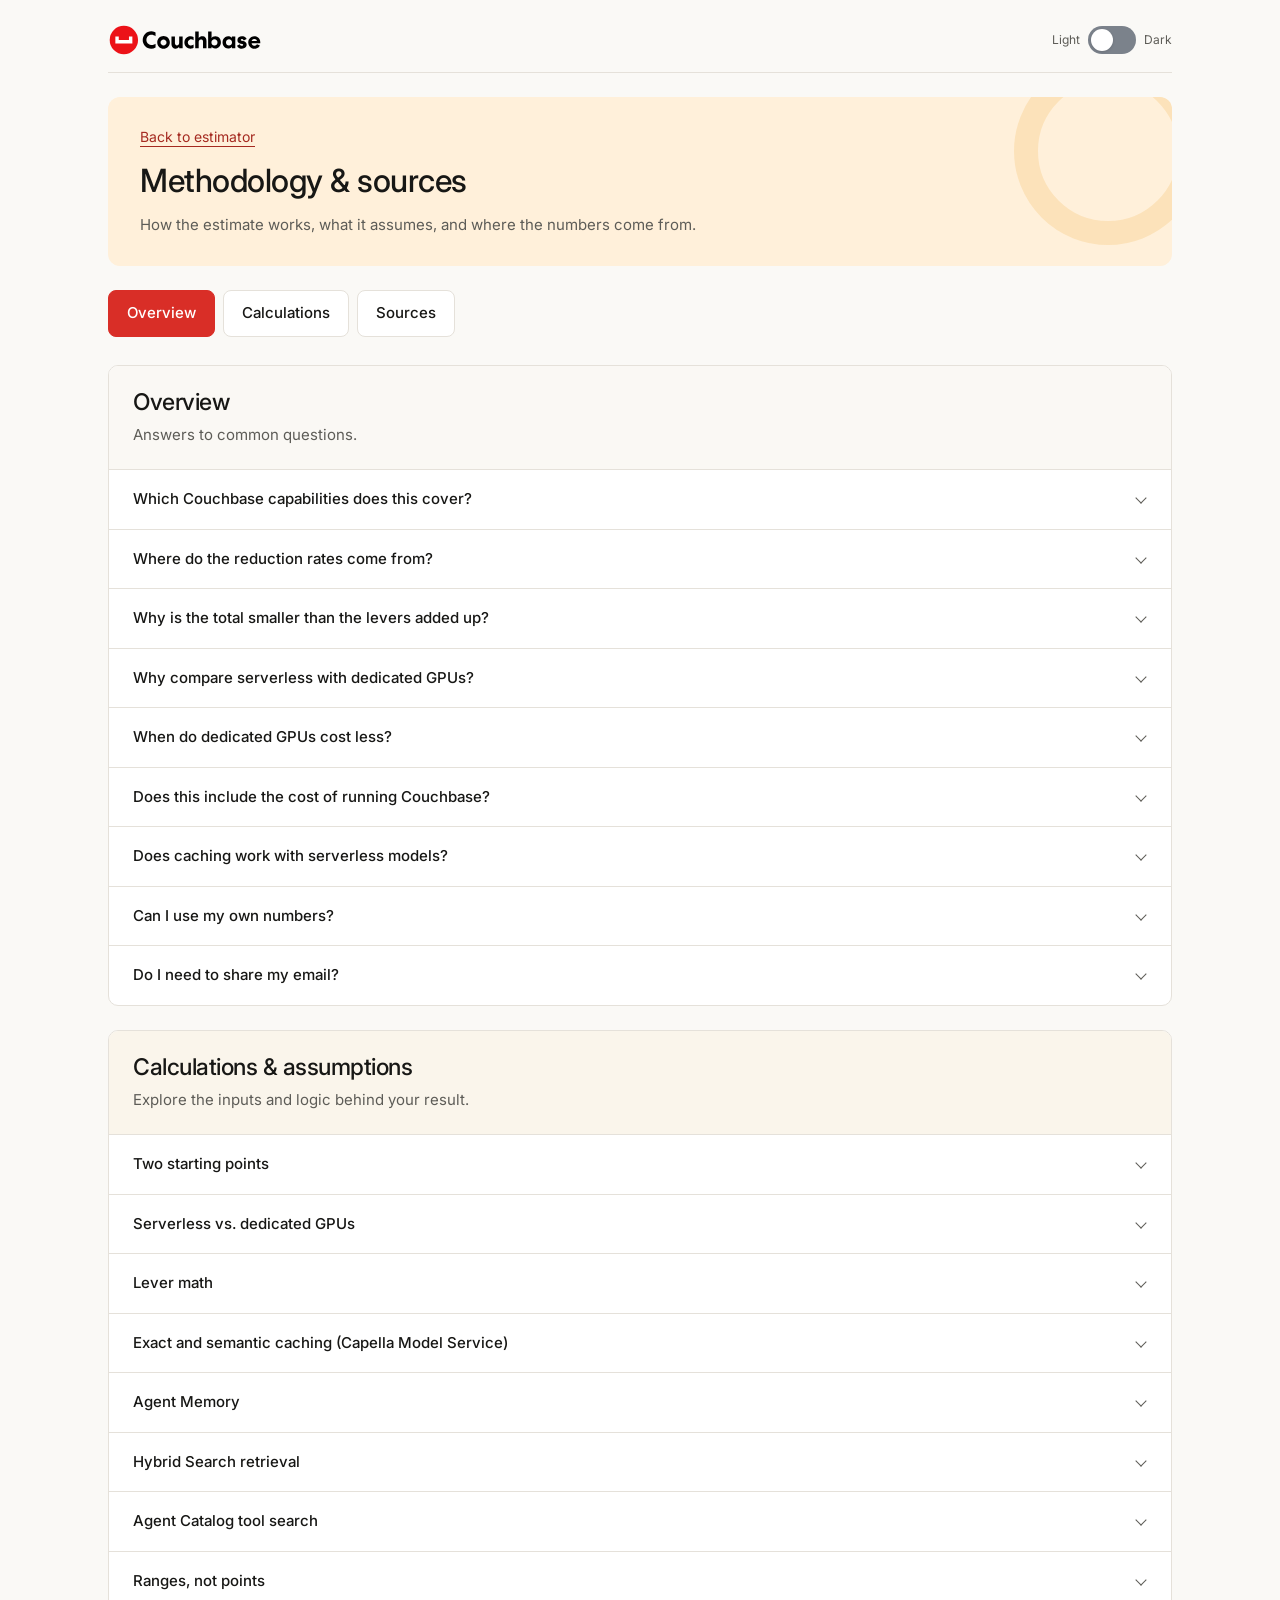
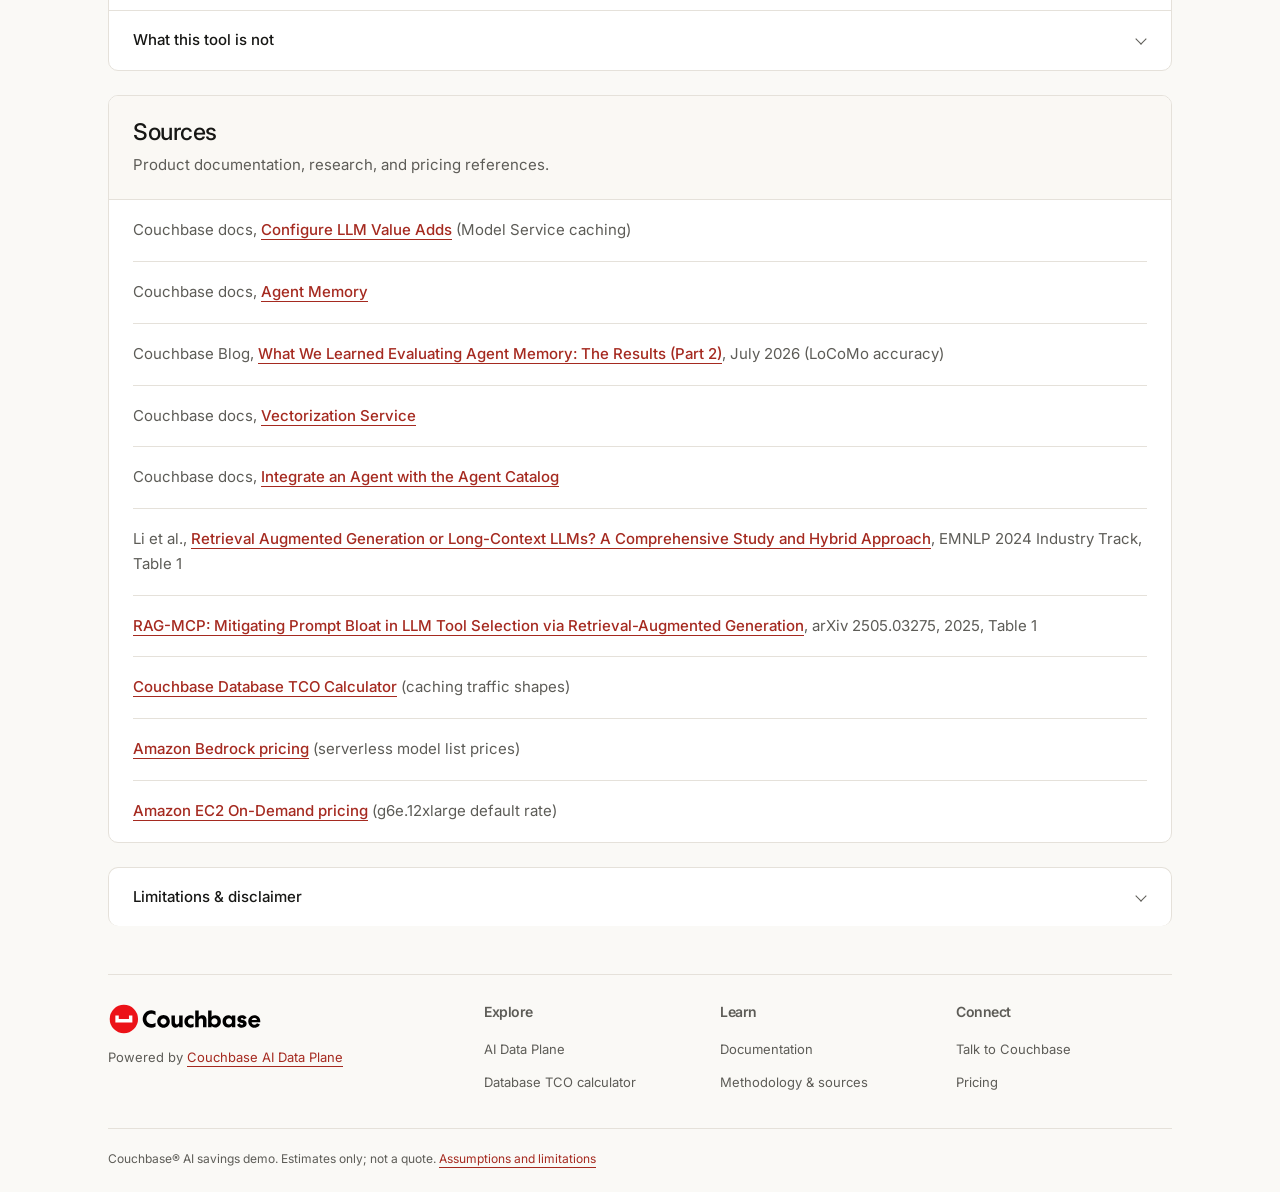
<file: methodology.html>
<!doctype html><html lang="en"><head><meta charset="utf-8"><meta name="viewport" content="width=device-width,initial-scale=1"><title>Methodology &amp; sources | Couchbase</title><link rel="icon" href="assets/couchbase-favicon.svg?v=2"><link rel="preconnect" href="https://fonts.googleapis.com"><link rel="preconnect" href="https://fonts.gstatic.com" crossorigin><link href="https://fonts.googleapis.com/css2?family=Inter:wght@400;500;600;700&display=swap" rel="stylesheet"><style>
:root{color-scheme:light;--page:#faf9f6;--surface:#fff;--subtle:#faf8f4;--ink:#171715;--muted:#5d5c57;--line:#e5e1da;--control:#b7b3ab;--link:#a52a20;--cream:#fff0da;--blue:#faf5eb;--red:#d92e27;}
:root[data-theme=dark]{color-scheme:dark;--page:#151617;--surface:#212325;--subtle:#2b2e31;--ink:#f4f5f6;--muted:#c1c6cd;--line:#4c5259;--control:#717c89;--link:#ff969a;--cream:#292721;--blue:#252d31;}
*{box-sizing:border-box}html{scroll-behavior:smooth;scroll-padding-top:24px}body{margin:0;background:var(--page);color:var(--ink);font:15px/1.65 Inter,system-ui,sans-serif}button{font:inherit}a{color:var(--link);text-underline-offset:4px}a:focus-visible,button:focus-visible,summary:focus-visible{outline:2px solid var(--link);outline-offset:4px}header,main,.site-footer{max-width:1120px;margin:auto;padding:24px 28px}header{padding-bottom:0}.brand-row{display:flex;align-items:center;justify-content:space-between;gap:20px;padding-bottom:16px;border-bottom:1px solid var(--line)}.brand-logo{display:block;width:154px;height:auto}:root[data-theme=dark] .brand-logo{content:url('assets/couchbase-logo-dark.svg')}.theme-control{display:flex;align-items:center;gap:8px;font-size:12px;color:var(--muted)}.theme-toggle{width:48px;height:28px;border:0;border-radius:16px;background:#7b828b;padding:0;position:relative;cursor:pointer}.switch-thumb{position:absolute;left:3px;top:3px;width:22px;height:22px;background:white;border-radius:50%;box-shadow:0 1px 3px #0002;transition:transform 180ms}.theme-toggle[aria-checked=true]{background:var(--red)}.theme-toggle[aria-checked=true] .switch-thumb{transform:translateX(20px)}
.hero{background:var(--cream);border-radius:12px;padding:28px 32px;margin-bottom:24px;position:relative;overflow:hidden}.hero:after{content:'';position:absolute;width:140px;height:140px;border:24px solid #edac3833;border-radius:50%;right:-30px;top:-40px;pointer-events:none}h1,h2,h3{font-family:'Centra No2',Inter,sans-serif;font-weight:500;line-height:1.25;letter-spacing:-.5px}h1{font-size:32px;margin:12px 0}h2{font-size:23px;margin:0}h3{font-size:18px}p{margin:12px 0;color:var(--muted)}.hero p{margin-bottom:0;max-width:65ch}.back-link{font-size:14px}.page-nav{display:flex;gap:8px;flex-wrap:wrap;margin:0 0 28px}.page-nav a{padding:10px 18px;border:1px solid var(--line);border-radius:8px;background:var(--surface);text-decoration:none;color:var(--ink);font-weight:500}.page-nav a:hover{border-color:var(--control);background:var(--subtle)}.reference-section{border:1px solid var(--line);background:var(--surface);border-radius:10px;margin-bottom:24px;overflow:hidden;scroll-margin-top:24px}.section-heading{padding:22px 24px;background:var(--subtle);border-bottom:1px solid var(--line)}.section-heading p{margin:6px 0 0}.reference-section:nth-of-type(2) .section-heading{background:var(--blue)}details{border-bottom:1px solid var(--line)}details:last-child{border-bottom:0}summary{position:relative;list-style:none;cursor:pointer;padding:18px 52px 18px 24px;font-weight:500;line-height:1.5}summary::-webkit-details-marker{display:none}summary:after{content:'';position:absolute;right:26px;top:24px;width:7px;height:7px;border-right:1.5px solid var(--muted);border-bottom:1.5px solid var(--muted);transform:rotate(45deg)}details[open]>summary:after{transform:rotate(225deg);top:28px}details[open]>summary{color:var(--link)}details>p,.detail-body{margin:0;padding:0 24px 22px;max-width:90ch}.detail-body p:first-child{margin-top:0}.detail-body p:last-child{margin-bottom:0}code{display:block;background:var(--subtle);padding:12px 14px;border-radius:6px;margin:8px 0;font:13px/1.7 ui-monospace,monospace;overflow-wrap:anywhere}.detail-body code+br{display:none}.source-list{list-style:none;padding:0 24px;margin:0}.source-list li{padding:18px 0;border-bottom:1px solid var(--line);color:var(--muted);overflow-wrap:anywhere}.source-list li:last-child{border:0}.source-list a{font-weight:500}.limitations{background:var(--surface);border:1px solid var(--line);border-radius:10px}.site-footer{font-size:13px;color:var(--muted)}.footer-top{border-top:1px solid var(--line);padding:28px 0;display:grid;grid-template-columns:1fr 2fr;gap:32px}.footer-resources{display:grid;grid-template-columns:repeat(3,1fr);gap:20px}.footer-resources h2{font-size:14px;margin:0 0 12px;font-weight:600}.footer-resources a{display:block;padding:6px 0;text-decoration:none;color:var(--muted)}.footer-resources a:hover{color:var(--link);text-decoration:underline}.footer-legal{border-top:1px solid var(--line);padding-top:20px;font-size:12px}.skip-link{position:absolute;left:16px;top:-100px;background:var(--surface);padding:10px;z-index:5}.skip-link:focus{top:10px}
@media(max-width:600px){header,main,.site-footer{padding:20px 16px}header{padding-bottom:0}.brand-logo{width:132px}.hero{padding:24px 20px}h1{font-size:28px}.section-heading{padding:20px}summary{padding-left:20px}details>p,.detail-body{padding-left:20px;padding-right:20px}.source-list{padding:0 20px}.footer-top{grid-template-columns:1fr}.footer-resources{gap:12px}.page-nav a{padding:9px 12px}.theme-control{gap:6px;font-size:11px}}
@media(prefers-reduced-motion:reduce){html{scroll-behavior:auto}.switch-thumb{transition:none}}

.page-nav a[aria-current="location"]{background:var(--red);border-color:var(--red);color:#fff;}
.page-nav a{transition:background-color 180ms,color 180ms,border-color 180ms;}
summary::after{transition:transform 220ms ease,top 220ms ease;}
details[open]>summary{background:var(--subtle);}
summary{transition:background-color 180ms,color 180ms;}
@media(prefers-reduced-motion:reduce){summary,summary::after,.page-nav a{transition:none;}}
</style></head><body><a class="skip-link" href="#reference">Skip to content</a><header><div class="brand-row"><a href="https://www.couchbase.com/" aria-label="Couchbase website"><img class="brand-logo" src="assets/couchbase-logo.svg" alt="Couchbase" width="154" height="32"></a><div class="theme-control"><span aria-hidden="true">Light</span><button id="themeToggle" class="theme-toggle" role="switch" aria-checked="false" aria-label="Dark mode"><span class="switch-thumb"></span></button><span aria-hidden="true">Dark</span></div></div></header><main id="reference"><div class="hero"><a class="back-link" href="index.html">Back to estimator</a><h1>Methodology &amp; sources</h1><p>How the estimate works, what it assumes, and where the numbers come from.</p></div><nav class="page-nav" aria-label="Reference sections"><a href="#overview">Overview</a><a href="#calculations">Calculations</a><a href="#sources">Sources</a></nav><section class="reference-section" id="overview"><div class="section-heading"><h2>Overview</h2><p>Answers to common questions.</p></div><details>
            <summary>Which Couchbase capabilities does this cover?</summary>
            <p>Serverless models in Capella Model Service, billed by the token, plus four token levers from the Couchbase AI Data Plane&trade;: exact and semantic caching in Model Service, Agent Memory, Hybrid Search with the Vectorization Service, and Agent Catalog tool search. Each lever links to its documentation.</p>
          </details><details>
            <summary>Where do the reduction rates come from?</summary>
            <p>Caching ranges come from the traffic shape you pick and match the Couchbase Database TCO Calculator. The Agent Memory range is Couchbase's result on the standard LoCoMo benchmark. Retrieval and tool search use figures from published research on the same techniques, so they are not Couchbase benchmarks. Every source is listed in the methodology notes.</p>
          </details><details>
            <summary>Why is the total smaller than the levers added up?</summary>
            <p>The levers overlap. One request can miss the cache, carry agent memory, retrieve documents, and call tools all at once. The estimator combines the levers so each one only acts on the spend the others leave behind. This is an assumed overlap, not measured token deduplication. Actual effects may overlap more or less. Modeled savings cannot exceed your model bill.</p>
          </details><details>
            <summary>Why compare serverless with dedicated GPUs?</summary>
            <p>A GPU fleet sized for your peak costs the same every hour, busy or idle. Serverless models in Capella Model Service bill per token through Amazon Bedrock, with nothing to pay while your deployment is idle. Token savings also depend on it: on a fixed fleet, sending fewer tokens frees capacity but doesn't change the invoice unless you shrink the fleet.</p>
          </details><details>
            <summary>When do dedicated GPUs cost less?</summary>
            <p>When traffic is steady and high enough to keep the fleet busy most hours. The estimator shows that case plainly instead of hiding it. Capella Model Service offers both options: serverless models billed by the token, and provisioned GPUs billed by the node-hour.</p>
          </details><details>
            <summary>Does this include the cost of running Couchbase?</summary>
            <p>No. It estimates the model spend you could avoid. It does not net out Capella, embedding model, or Search Service costs, and semantic caching uses some compute of its own. It also leaves out the engineering time to run a GPU fleet. For infrastructure and staffing costs, use the <a href="https://www.couchbase.com/database-tco-calculator/" target="_blank" rel="noopener">Couchbase Database TCO Calculator</a>.</p>
          </details><details>
            <summary>Does caching work with serverless models?</summary>
            <p>Yes. Exact and semantic caching are available when you deploy serverless models in Capella Model Service. The cache is stored in a Capella operational cluster, and semantic caching needs an embedding model deployed alongside it.</p>
          </details><details>
            <summary>Can I use my own numbers?</summary>
            <p>Yes. Every input is editable, including GPU rates and model prices. Open "Edit assumptions" to replace any lever default with a rate you've measured. The estimate is only as good as those inputs.</p>
          </details><details>
            <summary>Do I need to share my email?</summary>
            <p>No. The estimate runs in your browser and nothing you enter is sent anywhere.</p>
          </details></section><section class="reference-section" id="calculations"><div class="section-heading"><h2>Calculations &amp; assumptions</h2><p>Explore the inputs and logic behind your result.</p></div><details><summary>Two starting points</summary><div class="detail-body">
          <p>If you pay per token, the estimator starts from your current monthly token spend. If you run dedicated GPUs, it first prices the same traffic on a serverless model, then applies the levers to that serverless bill. Token savings only lower a bill that is charged per token.</p>

          </div></details><details><summary>Serverless vs. dedicated GPUs</summary><div class="detail-body">
          <p><code>dedicated GPUs per year = instances &times; hourly rate &times; hours per month &times; 12</code><br>
          <code>serverless per year = requests per month &times; 12 &times; (input tokens &times; input price + output tokens &times; output price) &divide; 1,000,000</code><br>
          <code>total savings = (dedicated &minus; serverless) + lever savings on the serverless bill</code></p>
          <p>The default fleet is two g6e.12xlarge instances (4&times; NVIDIA L40S each) at the 1-year reserved rate for US East, running all month. The default traffic is a placeholder for you to replace. The break-even figure shows the monthly request volume at which serverless and the fleet cost the same, using only your inputs. Model prices are Amazon Bedrock on-demand list prices for US regions, checked November 2026. Capella Model Service bills serverless models in Capella Credits, and credit consumption varies with then-current Amazon Bedrock rates, so check the rates shown when you deploy before relying on a figure. The comparison assumes the serverless model you pick meets your quality bar and that your fleet can serve the traffic you enter. Reserved presets use the listed reserved rate and 730 billed hours per month; on-demand and custom pricing use your entered billed hours. The comparison excludes engineering time to run a fleet. When the fleet costs less, the estimator says so.</p>

          </div></details><details><summary>Lever math</summary><div class="detail-body">
          <p>Prompt-reduction savings on their own are: <code>annual input spend &times; workload share &times; reduction rate</code>. Caching applies to the full bill using the cache-eligible share and hit rate. Input and output costs are tracked separately: caching reduces both, while memory, retrieval, and tool search reduce input costs only. Within each cost portion, reductions are combined multiplicatively, not added. The per-token path uses your editable input-cost share; the GPU path derives it from your input/output token counts and prices. Low and high ends are calculated separately.</p>

          </div></details><details><summary>Exact and semantic caching (Capella Model Service)</summary><div class="detail-body">
          <p>A cache hit is a model call you don't pay for. Capella Model Service stores prompt-response pairs in a Capella operational cluster and matches new prompts by exact text or, with semantic caching, by meaning, so a paraphrased question can still hit. Caching is available for serverless models billed by the token. How often that happens depends on two properties of your traffic: how much of it is cache-eligible, and how often the cache hits within that slice. The four traffic shapes and their ranges match the Couchbase Database TCO Calculator.</p>
          <p>Caching ranges depend on the traffic shape selected in the estimator.</p>

          </div></details><details><summary>Agent Memory</summary><div class="detail-body">
          <p>On the standard LoCoMo benchmark, Agent Memory cuts token usage by 33-45% compared to leading agent memory alternatives. The estimator applies that range to the share of input spend you assign to multi-turn agent conversations. Your result depends on how your agents handle context today and on what they write to memory. Benchmark result as of October 2026.</p>
          <p>Fewer tokens only help if answers stay accurate, so accuracy is worth checking too. On the same benchmark, Agent Memory scores 82.3% (LLM score). The Couchbase engineering team published its test setup and results, including the design trade-offs it made for accuracy, in <a href="https://www.couchbase.com/blog/what-we-learned-evaluating-agent-memorythe-results-part-2/" target="_blank" rel="noopener">What We Learned Evaluating Agent Memory</a>.</p>

          </div></details><details><summary>Hybrid Search retrieval</summary><div class="detail-body">
          <p>Published research (Li et al., EMNLP 2024) compared retrieval with long-context prompting across GPT-4o, GPT-3.5-Turbo, and Gemini-1.5-Pro. A retrieval-first approach used 38% to 61% of the long-context token count with comparable answer quality, a 39-62% reduction. Pure retrieval used even fewer tokens but gave up some accuracy, so the estimator uses the more conservative figure. Couchbase Hybrid Search and the Vectorization Service provide the retrieval layer. The figure is the paper's, not a Couchbase benchmark.</p>

          </div></details><details><summary>Agent Catalog tool search</summary><div class="detail-body">
          <p>RAG-MCP (2025) tested the pattern of retrieving only the relevant tools before the model sees the prompt. On an MCP stress test, average prompt tokens fell from 2,134 to 1,084 per query, about 49%, and tool-selection accuracy rose from 13.6% to 43.1%. Agent Catalog provides the same step through semantic search over your published tools and prompts. This is one study on one model, so treat it as a starting point and replace it with your own measurement when you have one.</p>

          </div></details><details><summary>Ranges, not points</summary><div class="detail-body">
          <p>Most levers show a low&ndash;high range because the source rates are ranges and because your spend has its own variance. Tighten the range by setting share of spend and reduction rates to what you know about your workload.</p>

          </div></details><details><summary>What this tool is not</summary><div class="detail-body">
          <p>For per-token spend, it is a top-down estimate against your current bill, not a bottom-up token model. For a GPU fleet there is no token bill to start from, so it prices your traffic bottom-up from the requests and token counts you enter. Either way it is meant to start a discovery conversation, not replace one. It does not include the cost of Couchbase products, other infrastructure, or staff time.</p>

          </div></details></section><section class="reference-section" id="sources"><div class="section-heading"><h2>Sources</h2><p>Product documentation, research, and pricing references.</p></div><ul class="source-list">
            <li>Couchbase docs, <a href="https://docs.couchbase.com/ai/build/model-service/configure-value-adds.html" target="_blank" rel="noopener">Configure LLM Value Adds</a> (Model Service caching)</li>
            <li>Couchbase docs, <a href="https://docs.couchbase.com/ai/build/agent-memory/about-agent-mem.html" target="_blank" rel="noopener">Agent Memory</a></li>
            <li>Couchbase Blog, <a href="https://www.couchbase.com/blog/what-we-learned-evaluating-agent-memorythe-results-part-2/" target="_blank" rel="noopener">What We Learned Evaluating Agent Memory: The Results (Part 2)</a>, July 2026 (LoCoMo accuracy)</li>
            <li>Couchbase docs, <a href="https://docs.couchbase.com/ai/build/vectorization-service/data-processing.html" target="_blank" rel="noopener">Vectorization Service</a></li>
            <li>Couchbase docs, <a href="https://docs.couchbase.com/ai/build/integrate-agent-with-catalog.html" target="_blank" rel="noopener">Integrate an Agent with the Agent Catalog</a></li>
            <li>Li et al., <a href="https://arxiv.org/abs/2407.16833" target="_blank" rel="noopener">Retrieval Augmented Generation or Long-Context LLMs? A Comprehensive Study and Hybrid Approach</a>, EMNLP 2024 Industry Track, Table 1</li>
            <li><a href="https://arxiv.org/abs/2505.03275" target="_blank" rel="noopener">RAG-MCP: Mitigating Prompt Bloat in LLM Tool Selection via Retrieval-Augmented Generation</a>, arXiv 2505.03275, 2025, Table 1</li>
            <li><a href="https://www.couchbase.com/database-tco-calculator/" target="_blank" rel="noopener">Couchbase Database TCO Calculator</a> (caching traffic shapes)</li>
            <li><a href="https://aws.amazon.com/bedrock/pricing/" target="_blank" rel="noopener">Amazon Bedrock pricing</a> (serverless model list prices)</li>
            <li><a href="https://aws.amazon.com/ec2/pricing/on-demand/" target="_blank" rel="noopener">Amazon EC2 On-Demand pricing</a> (g6e.12xlarge default rate)</li>
          </ul></section><details class="limitations"><summary>Limitations &amp; disclaimer</summary><div class="detail-body"><p><strong>Disclaimer.</strong> This tool provides directional, illustrative estimates only and is not a quote, offer, or guarantee of savings, pricing, or performance. It is intended to support evaluation and discovery conversations, not as the sole basis for a purchasing decision.</p>
          <p>The Agent Memory range reflects Couchbase results on the standard LoCoMo benchmark as of October 2026. Retrieval and tool search figures come from third-party published research and were not produced by Couchbase. Caching ranges are workload assumptions. GPU rates and model prices are list prices that change over time, and Capella Credit consumption for serverless models varies with then-current Amazon Bedrock rates. Actual savings depend on your workload, data, model choices, and agent behavior, and may differ materially from the estimates shown. Estimates do not include the cost of Couchbase products or other infrastructure. This tool does not constitute financial, legal, procurement, or professional advice. Couchbase makes no warranty, express or implied, as to the accuracy or completeness of the information provided and disclaims liability for decisions made in reliance on it.</p>
        </div></details></main>  <footer class="site-footer">
    <div class="footer-top"><div class="footer-identity"><img class="brand-logo" src="assets/couchbase-logo.svg" alt="Couchbase" width="154" height="32"><p>Powered by <a href="https://www.couchbase.com/products/ai-data-plane/" target="_blank" rel="noopener">Couchbase AI Data Plane</a></p></div>
    <nav aria-label="Couchbase resources" class="footer-resources">
      <div><h2>Explore</h2><a href="https://www.couchbase.com/products/ai-data-plane/" target="_blank" rel="noopener">AI Data Plane</a><a href="https://www.couchbase.com/database-tco-calculator/" target="_blank" rel="noopener">Database TCO calculator</a></div>
      <div><h2>Learn</h2><a href="https://docs.couchbase.com/ai/get-started/intro.html" target="_blank" rel="noopener">Documentation</a><a href="methodology.html" target="_blank" rel="noopener">Methodology &amp; sources</a></div>
      <div><h2>Connect</h2><a href="https://www.couchbase.com/contact/" target="_blank" rel="noopener">Talk to Couchbase</a><a href="https://www.couchbase.com/pricing/" target="_blank" rel="noopener">Pricing</a></div>
    </nav></div><div class="footer-legal">Couchbase® AI savings demo. Estimates only; not a quote. <a href="methodology.html" target="_blank" rel="noopener">Assumptions and limitations</a></div>
  </footer><script>const toggle=document.getElementById('themeToggle');function setTheme(theme){document.documentElement.dataset.theme=theme;toggle.setAttribute('aria-checked',String(theme==='dark'));}let saved;try{saved=localStorage.getItem('couchbase-estimator-theme');}catch{}setTheme(saved==='dark'||saved==='light'?saved:matchMedia('(prefers-color-scheme:dark)').matches?'dark':'light');toggle.addEventListener('click',()=>{const theme=document.documentElement.dataset.theme==='dark'?'light':'dark';setTheme(theme);try{localStorage.setItem('couchbase-estimator-theme',theme);}catch{}});window.addEventListener('storage',event=>{if(event.key==='couchbase-estimator-theme'&&['light','dark'].includes(event.newValue))setTheme(event.newValue);});
function updateSection(){
 const hash=['#overview','#calculations','#sources'].includes(location.hash)?location.hash:'#overview';
 document.querySelectorAll('.page-nav a').forEach(link=>{if(link.hash===hash)link.setAttribute('aria-current','location');else link.removeAttribute('aria-current');});
}
updateSection();window.addEventListener('hashchange',updateSection);
const reduced=matchMedia('(prefers-reduced-motion:reduce)');
document.querySelectorAll('details').forEach(detail=>{
 const summary=detail.querySelector('summary');let animation=null;let targetOpen=detail.open;
 summary.addEventListener('click',event=>{
  if(reduced.matches)return;
  event.preventDefault();
  const start=detail.getBoundingClientRect().height;
  if(animation){animation.cancel();animation=null;}
  targetOpen=!targetOpen;
  detail.style.height='';detail.style.overflow='hidden';
  detail.open=true;
  const end=targetOpen?detail.getBoundingClientRect().height:summary.getBoundingClientRect().height+parseFloat(getComputedStyle(detail).borderTopWidth||0)+parseFloat(getComputedStyle(detail).borderBottomWidth||0);
  animation=detail.animate([{height:start+'px'},{height:end+'px'}],{duration:260,easing:'cubic-bezier(.22,1,.36,1)'});
  animation.onfinish=()=>{detail.open=targetOpen;detail.style.height='';detail.style.overflow='';animation=null;};
 });
 detail.addEventListener('toggle',()=>{if(!animation)targetOpen=detail.open;});
 reduced.addEventListener('change',()=>{if(reduced.matches&&animation){animation.cancel();animation=null;detail.open=targetOpen;detail.style.height='';detail.style.overflow='';}});
});
</script></body></html>
</file>
<file: assets/web-team-alignment.css>
/* Align with Couchbase's TCO calculator while retaining the guided demo. */
:root { --cb-red:#ec1218;--action-red:#ec1218;--cb-red-dark:#b5231d; }
:root:not([data-theme=dark]) { --page:#faf9f6;--surface:#fff;--subtle:#faf5eb;--selected:#fff0da;--ink:#181818;--muted:#595953;--line:#deddd8;--control-line:#aaa89f;--link:#af241e; }
:root:not([data-theme=dark]) body { background:var(--page); }
.hero { padding-top:24px; }
.brand-row { padding:0 0 20px;border-bottom:1px solid var(--line); }
:root .intro.brand-intro { background:#111;border:1px solid #111;border-radius:16px;padding:32px;min-height:210px;margin:24px 0; }
:root:not([data-theme=dark]) .brand-intro h1,:root[data-theme=dark] .brand-intro h1 { color:#fff;font-size:clamp(30px,3.4vw,42px);line-height:1.15;letter-spacing:-.035em; }
:root:not([data-theme=dark]) .brand-intro .subhead,:root[data-theme=dark] .brand-intro .subhead { color:#e6e4de;font-size:16px;line-height:1.65; }
.intro-copy { max-width:58%; }
.custom-art { right:16px;top:18px;width:40%;height:180px;color:#d8be89;--art-paper:#111;--art-ink:#202020; }
:root:not([data-theme=dark]) main { border:1px solid var(--line);box-shadow:none; }
main { border-radius:16px; }
.step-nav,:root:not([data-theme=dark]) .step-nav { background:transparent;padding:24px 28px 0;border-radius:16px 16px 0 0; }
.step-nav ol,:root:not([data-theme=dark]) .step-nav ol { background:var(--subtle);border-color:var(--line); }
.step-nav ol::before { background:var(--cb-red);box-shadow:none; }
.wizard-step { padding:28px; }
.wizard-step h2 { font-size:28px;line-height:1.25;letter-spacing:-.025em;margin-bottom:10px; }
.input-section { border-radius:12px;overflow:hidden; }
:root:not([data-theme=dark]) .input-section h3,:root:not([data-theme=dark]) .input-section:first-child h3,:root:not([data-theme=dark]) .input-section:nth-child(2) h3 { background:var(--subtle);border-color:var(--line);color:var(--ink); }
:root:not([data-theme=dark]) #gpuInputs { background:var(--subtle);border-color:var(--line); }
:root:not([data-theme=dark]) .gpu-assumptions { border-color:var(--line); }
:root:not([data-theme=dark]) .gpu-assumptions>summary { background:var(--surface);color:var(--ink); }
.tool-group { --workload-accent:var(--cb-red)!important;border-radius:12px; }
:root:not([data-theme=dark]) .tool-group { background:#fcfaf6;border:1px solid var(--line); }
:root:not([data-theme=dark]) .tool-group:has(input[type=checkbox]:checked) { background:#fff6ec;border:1px solid var(--cb-red); }
.workload-name { font-size:18px;letter-spacing:-.02em; }
.check-card small { font-weight:400; }
:root:not([data-theme=dark]) .select-trigger { border-color:var(--control-line); }
.select-trigger[aria-expanded=true],.select-trigger:focus-visible { outline-color:var(--link); }
.select-menu button:focus { border-color:var(--link); }
.select-control .select-trigger:hover,.select-control .select-trigger:focus { border-color:var(--link); }
#step3 .result-grid { overflow:hidden;border:1px solid var(--line);border-radius:12px; }
#step3 .result-card.primary { background:#fff0da;color:#181818;align-items:flex-start;text-align:left;padding:28px; }
#step3 .result-card.primary>span,#step3 .result-card.primary #savingsPct { color:#514637; }
#step3 .result-card.primary strong { font-weight:600;font-size:clamp(27px,3.2vw,36px); }
#step3 .result-card.primary strong.is-message { font-size:20px; }
#step3 .hero-card,:root:not([data-theme=dark]) #step3 .hero-card { background:#111;border:1px solid #333;border-radius:12px;padding:24px; }
#step3 .hero-card .next-step-copy p { color:#fff!important; }
#step3 .hero-card .primary-action { background:var(--cb-red);color:#fff;border-color:var(--cb-red); }
#step3 .hero-card .primary-action:hover { background:#b5231d;border-color:#b5231d; }
:root[data-theme=dark] .tool-group:has(input[type=checkbox]:checked) { background:#332724;border-color:#e67468; }
:root[data-theme=dark] { --link:#ffaaa4; }
:root:not([data-theme=dark]) .ambient-scene { opacity:.25; }
@media(max-width:640px) {
 .intro.brand-intro { padding:24px;min-height:220px; }
 .intro-copy { max-width:70%; }
 .brand-intro h1 { max-width:10ch;font-size:30px; }
 .brand-intro .subhead { font-size:15px;max-width:23ch; }
 .custom-art { width:32%;right:-6px;top:28px;opacity:.8; }
 .step-nav { padding:16px 16px 0; }
 :root:not([data-theme=dark]) .step-nav { padding:16px 16px 0; }
 .wizard-step { padding:24px 16px; }
 .wizard-step h2 { font-size:25px; }
 #step3 .result-card.primary { padding:24px 20px; }
}

:root:not([data-theme=dark]) .intro.brand-intro { background:#111;border-color:#111; }

/* Site-native structure: broad hero, form column, impact column, inline reference. */
:root:not([data-theme=dark]) body { background:#fff; }
.ambient-scene { display:none; }
.hero { max-width:none;background:#080808;padding:36px max(24px,calc((100vw - 1280px)/2)) 0; }
.brand-row { padding:16px 22px;background:#fff;border:0;border-radius:16px;gap:24px; }
:root[data-theme=dark] .brand-row .brand-logo { content:url('couchbase-logo-dark.svg'); }
.brand-row .theme-control { color:#444; }
.brand-links { margin-left:auto;display:flex;gap:24px;align-items:center; }
.brand-links a { color:#141414;text-decoration:none;font-size:14px;font-weight:600; }
.brand-links a:hover { text-decoration:underline; }
.theme-control { margin-left:16px; }
:root .intro.brand-intro,:root:not([data-theme=dark]) .intro.brand-intro { background:transparent;border:0;border-radius:0;min-height:440px;padding:64px 0;margin:0;overflow:visible; }
.intro-copy { max-width:55%; }
.hero-kicker { color:white;font-size:12px;font-weight:700;letter-spacing:.08em;text-transform:uppercase;margin:0 0 20px; }
:root .brand-intro h1 { font-size:clamp(36px,4vw,52px);max-width:15ch;line-height:1.08;font-weight:500; }
:root .brand-intro .subhead { font-size:19px;line-height:1.5;max-width:36ch;margin-top:24px; }
.custom-art { top:54px;right:0;width:40%;height:330px;background:#fff0da;border-radius:28px;color:#b49a68;--art-paper:#fff0da;--art-ink:#181818;padding:18px; }
.custom-art svg { transform:scale(1.1); }
.layout { max-width:1280px;padding:56px 24px; }
:root main,:root:not([data-theme=dark]) main { display:grid;grid-template-columns:minmax(0,1.55fr) minmax(0,1fr);column-gap:48px;row-gap:0;border:0;border-radius:0;box-shadow:none;background:transparent;align-items:start; }
.calculator-intro,.step-nav,.validation-summary,.wizard-step:not(#step3),.review-inputs { grid-column:1; }
.calculator-intro h2,.estimate-placeholder h2,.review-inputs h2,.inline-methodology h2 { font-size:30px;line-height:1.2;letter-spacing:-.025em;margin:0 0 18px;font-weight:600; }
.calculator-intro p,.review-inputs>p { font-size:17px;line-height:1.6;color:var(--muted);margin:0 0 24px; }
:root .step-nav,:root:not([data-theme=dark]) .step-nav { padding:0;margin:0 0 28px; }
.step-nav ol,:root:not([data-theme=dark]) .step-nav ol { max-width:none;border:0;border-radius:0;background:transparent;padding:0;gap:16px;border-bottom:1px solid var(--line); }
.step-nav ol::before { display:none; }
.step-nav button { padding:14px 0;border-radius:0;min-height:48px;justify-content:flex-start;font-size:15px; }
.step-nav button[aria-current],:root:not([data-theme=dark]) .step-nav button[aria-current] { color:var(--link);border-bottom:3px solid var(--cb-red);background:transparent; }
.wizard-step { padding:0;border-radius:0;background:transparent; }
.wizard-step h2 { font-size:24px;font-weight:600; }
.baseline-sections { grid-template-columns:1fr;gap:24px; }
.input-section { padding:20px;border-radius:16px;border:1px solid var(--line); }
:root:not([data-theme=dark]) .input-section h3 { background:transparent;border:0;padding:0 0 16px;font-size:18px;font-weight:600; }
.input-section .field { padding:18px;border:1px solid var(--line);border-radius:14px;margin:0; }
input[type=number],:root:not([data-theme=dark]) input[type=number] { background:#fbf1dd;border-color:#d6d1c8;border-radius:12px; }
:root[data-theme=dark] input[type=number] { background:var(--subtle);border-color:var(--control-line); }
.tk-mode-grid { gap:16px; }
.tk-mode-grid .check-card { border-radius:16px;padding:20px; }
.tool-group,:root:not([data-theme=dark]) .tool-group { border-radius:16px;padding:22px;background:var(--subtle);border-width:1px; }
.tool-groups { gap:20px; }
.tool-group>.check-card { padding:0; }
.workload-name { font-size:19px; }
.check-card small { font-size:14px!important; }
.estimate-placeholder { grid-column:2;grid-row:1/span 5;position:sticky;top:28px; }
.pending-estimate { background:var(--subtle);border:1px solid var(--line);border-radius:14px;padding:24px; }
.pending-estimate span { display:block;font-size:15px;font-weight:600;margin-bottom:22px; }
.pending-estimate strong { font-size:23px;font-weight:500; }
.pending-estimate p,.sidebar-method p { color:var(--muted);font-size:15px;line-height:1.6; }
.sidebar-method { margin-top:28px;padding:24px;border:1px solid var(--line);border-radius:16px; }
.sidebar-method h3 { margin:0;font-size:19px;font-weight:600;line-height:1.4; }
.sidebar-method a { font-size:14px; }
#calculator:has(#step3:not([hidden])) .estimate-placeholder { display:none; }
.review-inputs { display:none; }
#calculator:has(#step3:not([hidden])) .review-inputs { display:block;grid-row:3; }
#calculator:has(#step3:not([hidden])) .calculator-intro { display:none; }
#calculator:has(#step3:not([hidden])) .step-nav { grid-row:1; }
#step3:not([hidden]) { grid-column:2;grid-row:1/span 5;padding:0; }
#step3 h2 { font-size:30px;line-height:1.2;font-weight:600; }
#step3 .step-description { font-size:14px!important;margin-bottom:24px; }
#step3 .result-card.primary { padding:24px 20px; }
#step3 .result-card.primary strong { font-size:clamp(24px,2.3vw,30px); }
#step3 #compareBlock:not(.tk-hidden) { padding:20px 8px; }
#step3 .tk-compare-label strong { font-size:18px; }
#step3 .tk-compare-row { padding:0 10px; }
#step3 .hero-card { display:block;text-align:left;padding:24px; }
#step3 .hero-card .next-step-copy p { font-size:20px;line-height:1.35;font-weight:600; }
#step3 .hero-card .button-row { justify-content:flex-start;margin-top:22px; }
#step3 .estimate-edits [data-go-step] { display:none; }
.review-inputs dl { margin:28px 0; }
.review-inputs dl>div { padding:22px;border:1px solid var(--line);border-radius:16px;margin-bottom:16px; }
.review-inputs dt { font-size:15px;color:var(--muted);margin-bottom:10px; }
.review-inputs dd { margin:0;font-size:20px;font-weight:500;line-height:1.5; }
.review-actions { display:flex;gap:12px; }
.inline-methodology { grid-column:1;grid-row:6;margin-top:40px; }
.inline-methodology h2 { font-size:23px; }
.inline-methodology details { border:1px solid var(--line);border-radius:16px;padding:22px;margin-bottom:16px; }
.inline-methodology summary { cursor:pointer;font-size:17px;font-weight:600; }
.inline-methodology details p { font-size:15px;line-height:1.65;color:var(--muted); }
.inline-methodology details[open] summary { color:var(--link); }
.site-footer { max-width:1280px; }
@media(max-width:1000px) { .brand-links{gap:16px}.brand-links a{font-size:12px} .layout{padding-top:36px} :root main,:root:not([data-theme=dark]) main{column-gap:28px;grid-template-columns:minmax(0,1.3fr) minmax(0,1fr)} .tk-mode-grid{grid-template-columns:1fr} .hero{padding-inline:24px}.custom-art{height:290px}.theme-control{margin-left:0}.brand-row{gap:16px} }
@media(max-width:760px) {
 .brand-links { display:none; }.theme-control{margin-left:auto}
 .hero { padding:20px 16px 0; }.brand-row{padding:16px}
 :root .intro.brand-intro { min-height:0;display:block;padding:40px 8px; }
 .intro-copy { max-width:100%; } :root .brand-intro h1{font-size:38px;max-width:16ch;} :root .brand-intro .subhead{font-size:17px;max-width:none;}
 .hero-kicker{margin-bottom:18px}.custom-art{position:relative;inset:auto;width:100%;height:210px;margin-top:32px;border-radius:20px}.custom-art svg{transform:none}
 .layout { padding:32px 20px; }
 :root main,:root:not([data-theme=dark]) main { display:flex;flex-direction:column;gap:0; }
 #calculator>* { width:100%; }.calculator-intro h2{font-size:27px}
 .step-nav{order:1}.calculator-intro{order:0}.wizard-step{order:2}.review-inputs{order:3}.estimate-placeholder{order:3;position:static;margin-top:32px}.inline-methodology{order:4;margin-top:32px}
 #step3:not([hidden]){order:2}#calculator:has(#step3:not([hidden])) .review-inputs{margin-top:28px}
 #step3 h2{font-size:27px}.input-section{padding:16px}.input-section .field{padding:16px}.tk-mode-grid{grid-template-columns:1fr}
 .review-inputs h2{font-size:24px}.review-inputs dd{font-size:18px}.hero-card .button-row,.hero-card .primary-action{width:auto}
}
.tk-lever-controls { padding-left:0; }
.tk-lever-controls .archetype-grid { display:grid;grid-template-columns:1fr 1fr;gap:12px; }
.tk-lever-controls .archetype-grid label,.tk-lever-controls .archetype-grid label:has(input:checked) { border:1px solid var(--line);border-radius:14px;background:var(--surface);padding:18px;min-height:72px;align-items:center; }
.tk-lever-controls .archetype-grid label:has(input:checked) { border-color:var(--cb-red);background:var(--selected); }
.tk-lever-controls .archetype-grid input[type=radio] { width:24px;height:24px;flex-shrink:0; }
@media(max-width:480px){.tk-lever-controls .archetype-grid{grid-template-columns:1fr;}}

#calculator>.sr-only { width:1px;height:1px;left:0;top:0;overflow:hidden;clip-path:inset(50%); }

/* Typography and form sizing are based on available column width. */
@font-face { font-family:'Centra No2';src:url('fonts/CentraNo2-Medium.woff2') format('woff2');font-style:normal;font-weight:500;font-display:swap; }
:root h1,:root h2,:root h3,:root .workload-name,:root .inline-methodology summary { font-family:'Centra No2',Inter,sans-serif;font-weight:500;font-synthesis:none; }
:root main,:root:not([data-theme=dark]) main { grid-template-columns:minmax(0,1fr) minmax(320px,380px);column-gap:48px; }
#calculator>* { min-width:0; }
.calculator-intro h2,.estimate-placeholder h2,#step3 h2 { font-size:28px;line-height:1.25; }
.estimate-placeholder { position:static; }
.pending-estimate { padding:24px;background:var(--subtle); }
.pending-estimate strong { font-family:'Centra No2',Inter,sans-serif;font-weight:500;font-size:22px;line-height:1.35;display:block; }
.pending-estimate span { margin-bottom:16px; }
.sidebar-method { padding:20px;margin-top:16px; }
#tokenInputs { container-type:inline-size; }
#tokenInputs .baseline-sections { display:grid;grid-template-columns:minmax(0,1fr);gap:20px; }
#tokenInputs .input-section { padding:22px;overflow:visible; }
#tokenInputs .input-section h3 { padding:0;margin:0 0 18px;background:transparent;border:0;font-size:20px; }
#tokenInputs .input-section .field { display:grid;grid-template-columns:minmax(0,1fr) minmax(150px,200px);gap:24px;align-items:center;border:0;padding:0;margin:0; }
#tokenInputs .input-section .field p { min-height:0;font-size:14px!important; }
#tokenInputs .field-controls { width:100%;min-width:0;margin:0; }
#tokenInputs input[type=number],#gpuInputs input[type=number] { width:100%;min-width:0;max-width:100%;box-sizing:border-box;min-height:52px;font-size:20px;line-height:1.3;padding:12px 14px; }
#tokenInputs .preset-label { margin:20px 0 10px;padding:0;font-size:13px; }
#tokenInputs .preset-row { padding:0;margin:0;gap:8px;grid-template-columns:repeat(4,minmax(0,1fr)); }
#tokenInputs .preset-row button,#tokenInputs .share-presets button { min-width:0;padding:10px 6px;font-size:14px;white-space:nowrap; }
#tokenInputs .share-presets { display:grid;grid-template-columns:repeat(3,minmax(0,1fr));gap:6px; }
@container(max-width:540px) {
 #tokenInputs .input-section .field { grid-template-columns:minmax(0,1fr);gap:14px; }
 #tokenInputs .preset-row { grid-template-columns:repeat(2,minmax(0,1fr)); }
}
/* A calm, full-width selector: left-aligned value, separated arrow, clean list. */
#gpuInputs .field:has(.select-control)>div:first-child { text-align:left; }
.select-control .select-trigger { justify-content:flex-start;text-align:left;padding:14px 50px 14px 16px;min-height:52px;border-radius:10px;font-size:16px;box-shadow:0 1px 2px #00000008; }
.select-value { min-width:0;overflow-wrap:anywhere; }
.select-chevron { right:20px;width:7px;height:7px;color:var(--muted); }
.select-trigger[aria-expanded=true],.select-trigger:focus-visible { outline:2px solid var(--link);outline-offset:2px; }
.select-menu { padding:6px;border-radius:12px;border:1px solid var(--line);box-shadow:0 12px 36px #0000001a; }
.select-menu:popover-open { gap:2px; }
.select-menu button { border:0;border-radius:7px;padding:12px 14px;min-height:46px;font-size:15px;line-height:1.4;text-align:left; }
.select-menu button[aria-selected=true] { background:var(--selected);color:var(--link);font-weight:600;box-shadow:inset 3px 0 var(--cb-red); }
.select-menu button:hover,.select-menu button:focus { background:var(--subtle);outline:2px solid var(--control-line);outline-offset:-2px; }
.gpu-assumptions { border-radius:12px; }
.gpu-assumptions>summary { justify-content:space-between;padding:16px 46px 16px 18px;font-size:15px; }
#gpuInputs .gpu-assumptions>.field { grid-template-columns:minmax(0,1fr);gap:10px; }
/* One centered reference block, with consistently sized accordion rows. */
.inline-methodology { grid-column:1/-1;grid-row:6;width:100%;max-width:860px;justify-self:center;margin:56px auto 0;padding:28px;border:1px solid var(--line);border-radius:20px;background:var(--surface); }
.inline-methodology h2 { text-align:center;font-size:26px;margin:0 0 22px; }
.inline-methodology details { padding:0;margin:0;border:0;border-top:1px solid var(--line);border-radius:0;background:transparent; }
.inline-methodology summary { list-style:none;position:relative;padding:21px 44px 21px 16px;min-height:64px;text-align:center;font-size:18px;line-height:1.35;transition:color 160ms,background 160ms; }
.inline-methodology summary::-webkit-details-marker { display:none; }
.inline-methodology summary::after { content:'+';position:absolute;right:12px;top:50%;transform:translateY(-50%);font:24px/1 Inter,sans-serif;color:var(--muted); }
.inline-methodology details[open] summary::after { content:'−';color:var(--link); }
.inline-methodology summary:hover { background:var(--subtle); }
.inline-methodology details[open] summary { color:var(--link); }
.inline-methodology details p { max-width:62ch;margin:0 auto;padding:0 16px 20px;font-size:15px; }
.inline-methodology details>a { display:block;text-align:center;margin:0 16px 22px;font-size:14px; }
@media(max-width:1100px) {
 :root main,:root:not([data-theme=dark]) main { display:flex;flex-direction:column;gap:0;max-width:760px;margin:auto; }
 #calculator>* { width:100%; }.calculator-intro{order:0}.step-nav{order:1}.wizard-step{order:2}.estimate-placeholder{order:3;margin-top:28px}.review-inputs{order:3;margin-top:28px}.inline-methodology{order:4;margin-top:36px}
 .estimate-placeholder .sidebar-method { display:none; }
 .pending-estimate { display:grid;grid-template-columns:1fr 1fr;gap:8px 24px;align-items:center; }
 .pending-estimate span{margin:0}.pending-estimate strong{font-size:20px}.pending-estimate p{grid-column:1/-1;margin:0}
 #gpuInputs>.input-stack { grid-template-columns:minmax(0,1fr) minmax(0,1fr); }
 .brand-links { display:none; }.theme-control{margin-left:auto}
}
@media(max-width:540px) {
 #tokenInputs .input-section { padding:18px; }.layout{padding:28px 16px}
 #gpuInputs>.input-stack,.gpu-assumptions>.input-stack { grid-template-columns:minmax(0,1fr); }
 .inline-methodology { padding:22px 12px; }.inline-methodology h2{font-size:23px;margin-bottom:18px}.inline-methodology summary{font-size:17px;padding:20px 32px 20px 8px}
 .pending-estimate { display:block; }.pending-estimate span{margin-bottom:10px}.pending-estimate p{margin-top:10px}
 #step3 .tk-compare-label strong{font-size:20px}.calculator-intro h2,#step3 h2{font-size:27px}
}

/* Keep reference content with the inputs; restore the earlier quiet menus. */
.inline-methodology { grid-column:1;max-width:none;justify-self:stretch;margin:32px 0 0;padding:24px;border-radius:14px; }
.inline-methodology h2 { text-align:left;font-size:24px;margin:0 0 16px; }
.inline-methodology summary { text-align:left;padding:18px 40px 18px 0;min-height:60px;font-size:17px; }
.inline-methodology summary::after { right:4px; }
.inline-methodology details p { max-width:none;margin:0;padding:0 24px 20px 0;line-height:1.65; }
.inline-methodology details>a { text-align:left;margin:0 0 20px; }
.select-control .select-trigger { justify-content:center;text-align:center;padding:13px 44px;min-height:50px;border-radius:8px;font-size:15px;box-shadow:none; }
.select-trigger[aria-expanded=true] { outline:none;border-color:var(--control-line);box-shadow:0 0 0 3px color-mix(in srgb,var(--control-line) 14%,transparent); }
.select-trigger:focus-visible { outline:2px solid var(--link);outline-offset:3px; }
.select-menu { padding:6px;border:1px solid var(--line);border-radius:12px;background:var(--surface);box-shadow:0 10px 28px #00000018; }
.select-menu:popover-open { display:grid;gap:4px;animation:menu-reveal 140ms ease-out; }
.select-menu button { padding:12px 16px;min-height:46px;border:0;border-radius:7px;background:transparent;box-shadow:none;text-align:left;font-size:15px;font-weight:400; }
.select-menu button[aria-selected=true] { background:var(--selected);color:var(--ink);font-weight:600;box-shadow:none; }
.select-menu button:hover,.select-menu button:focus { outline:none;border:0;box-shadow:none;background:var(--subtle);color:var(--ink); }
.select-menu button[aria-selected=true]:focus { background:var(--selected); }
.select-menu button:focus-visible { outline:1px solid var(--control-line);outline-offset:-1px; }
@keyframes menu-reveal { from { opacity:0;transform:translateY(-3px); } to { opacity:1;transform:translateY(0); } }
@media(prefers-reduced-motion:reduce){.select-menu:popover-open{animation:none;}}
@media(max-width:540px){.inline-methodology{padding:20px;}.inline-methodology h2{font-size:22px;}.inline-methodology summary{font-size:16px;}}

/* Reference-led controls: visible options and an honest input summary. */
.card-select::after { display:none; }
.card-select select[hidden] { display:none!important; }
.choice-picker { display:grid;grid-template-columns:repeat(2,minmax(0,1fr));gap:12px; }
.choice-option { display:flex!important;align-items:center;gap:12px;padding:16px!important;margin:0;min-height:68px;border:1px solid var(--line);border-radius:14px;background:var(--surface);font-size:15px!important;font-weight:500!important;line-height:1.35;cursor:pointer; }
.choice-option input[type=radio] { appearance:auto;width:22px;height:22px;flex:0 0 22px;margin:0;accent-color:var(--cb-red); }
.choice-option:has(input:checked) { background:var(--selected);border-color:var(--cb-red); }
.choice-option:has(input:focus-visible) { outline:2px solid var(--link);outline-offset:3px; }
#gpuInputs { background:transparent!important;border:0;padding:0; }
#gpuInputs>.input-stack { grid-template-columns:minmax(0,1fr);gap:20px; }
#gpuInputs>.input-stack>.field { padding:20px;border:1px solid var(--line);border-radius:16px;background:var(--surface);display:grid;grid-template-columns:minmax(0,1fr) 180px;gap:20px;align-items:center; }
#gpuInputs>.input-stack>.field:has(.card-select) { grid-template-columns:1fr;gap:16px; }
#gpuInputs>.tk-subhead { font-size:22px;margin:28px 0 16px; }
#gpuInputs>.tk-subhead:first-child { margin-top:0; }
#gpuInputs>.button-row { display:grid;grid-template-columns:repeat(4,minmax(0,1fr));gap:8px;margin:12px 0 0; }
#gpuInputs>.button-row button { min-width:0;padding:10px 6px; }
.gpu-assumptions { background:var(--surface);margin-top:24px;border:1px solid var(--line);border-radius:16px; }
.gpu-assumptions>summary { min-height:64px;background:var(--surface)!important;font-family:'Centra No2',Inter,sans-serif;font-size:18px;padding:20px 48px 20px 22px; }
.gpu-assumptions[open]>summary { color:var(--link)!important;border-bottom:1px solid var(--line); }
#gpuInputs .gpu-assumptions>.field { display:grid;grid-template-columns:minmax(0,1fr) 150px;gap:20px;align-items:center;padding:16px;border:1px solid var(--line);border-radius:12px; }
.gpu-assumptions>.input-stack { grid-template-columns:repeat(2,minmax(0,1fr)); }
.gpu-assumptions .field:has(.card-select) { grid-column:1/-1; }
#calculator .review-inputs { display:block;grid-column:2;grid-row:1/span 5;margin:0;padding:24px;border:1px solid var(--line);border-radius:16px;background:var(--surface); }
.review-inputs h2 { font-size:25px;margin:0 0 8px; }
.review-inputs>p { font-size:14px;margin:0;color:var(--muted); }
.review-inputs dl { margin:8px 0 0; }
.review-inputs dl>div { padding:20px 0;border:0;border-bottom:1px solid var(--line);border-radius:0;margin:0; }
.review-inputs dl>div:last-child { border-bottom:0;padding-bottom:0; }
.review-inputs dt { font-size:13px;margin-bottom:6px; }
.review-inputs dd { font-size:18px;line-height:1.5; }
.review-inputs .review-actions { display:none; }
#calculator:has(#step3:not([hidden])) .review-inputs { grid-column:1;grid-row:3;padding:24px; }
#calculator:has(#step3:not([hidden])) .review-actions { display:flex;margin-top:24px; }
.inline-methodology { margin-top:28px; }
.inline-methodology summary { padding:20px 40px 20px 0; }
@media(max-width:1100px){
 #calculator .review-inputs { order:3;margin-top:28px; }
 #calculator:not(:has(#step3:not([hidden]))) .review-inputs { display:none; }
}
@media(max-width:540px){
 #gpuInputs>.input-stack>.field,#gpuInputs .gpu-assumptions>.field { grid-template-columns:minmax(0,1fr);gap:12px; }
 .choice-picker { gap:8px; }.choice-option { padding:14px 10px!important;font-size:14px!important;gap:8px;min-height:64px; }
 .gpu-assumptions>.input-stack { grid-template-columns:1fr; }
 #gpuInputs>.button-row { grid-template-columns:repeat(2,minmax(0,1fr)); }
}

/* Audited surface hierarchy: page / card / control, with a single accent. */
:root { --radius-card:16px;--radius-control:10px; }
:root[data-theme=dark] { --page:#18191b;--surface:#232527;--subtle:#2e3033;--selected:#382a2a;--ink:#f5f3ef;--muted:#c4c2bd;--line:#454749;--control-line:#717373;--link:#ffaaa4; }
:root body { background:var(--page);color:var(--ink); }
:root:not([data-theme=dark]) { --page:#fff;--selected:#fff5eb; }
:root main,:root:not([data-theme=dark]) main { grid-template-columns:minmax(0,1.25fr) minmax(380px,1fr);column-gap:48px; }
#calculator:has(#step3:not([hidden])) .step-nav { grid-column:1/-1;grid-row:1; }
#step3:not([hidden]) { grid-row:2/span 3; }
#calculator:has(#step3:not([hidden])) .review-inputs { grid-row:2; }
#calculator:has(#step3:not([hidden])) .inline-methodology { grid-row:3; }
:root .input-section,:root .tool-group,:root .tk-mode-grid .check-card { background:var(--surface);border:1px solid var(--line);box-shadow:none; }
:root .input-section h3 { background:transparent;border:0;color:var(--ink); }
:root .tool-group:has(input[type=checkbox]:checked),:root .tk-mode-grid .check-card:has(input:checked) { background:var(--surface);border-color:var(--cb-red); }
:root .choice-option:has(input:checked),:root .archetype-grid label:has(input:checked) { background:var(--selected);border-color:var(--cb-red); }
:root .preset-row button,:root .share-presets button,#gpuInputs>.button-row button { background:var(--surface);color:var(--ink);border:1px solid var(--line);box-shadow:none; }
:root .preset-row button[aria-pressed=true],:root .share-presets button[aria-pressed=true],#gpuInputs>.button-row button[aria-pressed=true] { background:var(--selected);border-color:var(--cb-red);color:var(--ink); }
/* The result is three separate units, matching the reference's visual rhythm. */
:root #step3 .results-panel,:root #step3 .panel { background:transparent;border:0;box-shadow:none;padding:0; }
#step3 .result-grid { background:transparent;border:0;overflow:visible;gap:20px; }
#step3 .result-card.primary { border:0;border-radius:var(--radius-card);background:#fff0da;padding:24px;box-shadow:none; }
#step3 .result-card.primary strong { font-size:clamp(24px,2.2vw,32px);font-weight:500;line-height:1.35; }
#step3 #compareBlock:not(.tk-hidden) { padding:0;background:transparent;border:0;border-radius:0;gap:16px; }
#step3 .tk-compare-row,#step3 .tk-compare-row+.tk-compare-row { padding:20px 16px;border:1px solid var(--line);border-radius:var(--radius-card);background:var(--surface);text-align:left; }
#step3 .tk-compare-label { align-items:flex-start;gap:14px;text-align:left;color:var(--muted); }
#step3 .tk-compare-label strong { color:var(--ink);font-size:20px;line-height:1.4;font-variant-numeric:tabular-nums; }
#step3 .estimate-note { padding:0;margin:18px 0;color:var(--muted);font-size:14px;line-height:1.6;background:transparent; }
#step3 .estimate-edits { justify-content:flex-start;margin:16px 0 24px; }
:root #step3 .hero-card { background:var(--surface);border:1px solid var(--line);padding:24px;box-shadow:none; }
:root #step3 .hero-card .next-step-copy p { color:var(--ink)!important;font-size:20px;font-weight:500; }
/* One disclosure style, including the expanded body. */
:root .gpu-assumptions,:root .comparison-details,:root .inline-methodology { background:var(--surface);border:1px solid var(--line);border-radius:var(--radius-card);overflow:hidden;box-shadow:none; }
:root .gpu-assumptions { padding:0 24px 24px; }
:root .gpu-assumptions:not([open]) { padding-bottom:0; }
:root .gpu-assumptions>summary,:root .comparison-details>summary { background:transparent!important;color:var(--ink)!important;padding:22px 32px 22px 0;min-height:64px;font-size:17px;font-weight:500;border:0;list-style:none;position:relative; }
:root .gpu-assumptions[open]>summary,:root .comparison-details[open]>summary { color:var(--link)!important;border-bottom:1px solid var(--line);margin-bottom:20px; }
:root .comparison-details { padding:0 24px; }
:root .comparison-details[open] { padding-bottom:24px; }
.comparison-details>summary::-webkit-details-marker { display:none; }
.comparison-details>summary::after { content:'';position:absolute;right:4px;top:27px;width:8px;height:8px;border-right:1.5px solid currentColor;border-bottom:1.5px solid currentColor;transform:rotate(45deg);transition:transform 180ms; }
.comparison-details[open]>summary::after { transform:rotate(225deg); }
#gpuInputs .gpu-assumptions>.field { border:0;border-bottom:1px solid var(--line);border-radius:0;padding:16px 0;background:transparent; }
.gpu-assumptions .field { background:transparent; }
.comparison-details .metric-grid { display:block; }
.comparison-details .result-card { background:transparent;border:0;border-bottom:1px solid var(--line);border-radius:0;padding:16px 0;box-shadow:none; }
.comparison-details .result-card:last-child { border-bottom:0; }
:root .inline-methodology summary:hover { background:transparent;color:var(--link); }
:root .inline-methodology details[open] summary { background:transparent;color:var(--link); }
:root ::selection { background:var(--selected);color:var(--ink); }
@media(max-width:1100px){:root main,:root:not([data-theme=dark]) main{display:flex;} #step3:not([hidden]){order:2;}}
@media(max-width:540px){
 #step3 #compareBlock:not(.tk-hidden){grid-template-columns:1fr;gap:12px;}
 #step3 .tk-compare-label{flex-direction:row;align-items:center;justify-content:space-between;gap:16px;}
 #step3 .tk-compare-label strong{font-size:18px;text-align:right;max-width:60%;}
 :root .gpu-assumptions,:root .comparison-details{padding-inline:18px;}
 #step3 .result-card.primary{padding:22px;}
}
#step3 #compareBlock:not(.tk-hidden) { margin-top:20px; }
:root .gpu-assumptions>summary,:root .comparison-details>summary { display:block;width:100%;box-sizing:border-box;text-align:left; }
:root .gpu-assumptions>summary::after { right:4px; }
#gpuInputs .gpu-assumptions>.field { margin:0; }
.gpu-assumptions>.input-stack { padding:0; }
.gpu-assumptions>.tk-subhead { margin:24px 0 16px; }
:root:not([data-theme=dark]) #step3 .hero-card { background:var(--surface);border-color:var(--line); }

/* Brand alignment with the live Couchbase site, November 2026. */
:root { --cb-red:#ec1218;--action-red:#ec1218;--cb-red-dark:#b90e13; }
:root[data-theme=dark] { --cb-red-dark:#ffaaa4; }
:root .primary-action,:root #step3 .hero-card .primary-action { background:var(--cb-red);border-color:var(--cb-red);color:#fff; }
:root .primary-action:hover,:root #step3 .hero-card .primary-action:hover { background:#ce1015;border-color:#ce1015; }
:root .wizard-step h2,:root .review-inputs h2,:root .inline-methodology h2 { font-family:'Centra No2',Inter,sans-serif;font-weight:500;letter-spacing:-.02em; }
:root .workload-name,:root .tk-mode-grid .check-card>span,:root .choice-option { font-family:'Centra No2',Inter,sans-serif;font-weight:500; }
:root .primary-action,:root .footer-resources h2 { font-family:'Centra No2',Inter,sans-serif;font-weight:500; }
:root .check-card small { font-family:Inter,sans-serif;font-weight:400;line-height:1.5; }
.footer-social { display:flex;flex-wrap:wrap;align-items:center;gap:8px;padding:20px 0;border-top:1px solid var(--line); }
.footer-social a { display:inline-flex;align-items:center;justify-content:center;width:44px;height:44px;border-radius:8px;color:var(--ink);text-decoration:none;transition:background 160ms,color 160ms; }
.footer-social svg { display:block;width:24px;height:24px;fill:currentColor; }
.footer-social a:hover { color:var(--link);background:var(--selected); }
.footer-social a:focus-visible { outline:2px solid var(--link);outline-offset:3px; }
@media(prefers-reduced-motion:reduce){.footer-social a{transition:none;}}

/* Black canvas with quiet charcoal panels; beige is reserved for the hero. */
:root[data-theme=dark] {
 --page:#000;--surface:#202020;--subtle:#333;--selected:#49332f;
 --ink:#f5f5f5;--muted:#c5c5c5;--line:#393939;--control-line:#777;
 --link:#ffc1b5;--cb-red-dark:#ffc1b5;
}
:root[data-theme=dark] .hero { background:#000;border-bottom:0; }
:root[data-theme=dark] .intro.brand-intro { background:#fff0da;margin-top:28px;padding:48px 32px;border-radius:16px; }
:root[data-theme=dark] .custom-art { right:24px; }
:root[data-theme=dark] .brand-row { background:#171717;border:1px solid #393939; }
:root[data-theme=dark] .brand-row .brand-logo { content:url('couchbase-logo-dark.svg'); }
:root[data-theme=dark] .brand-links a,:root[data-theme=dark] .brand-row .theme-control { color:#fff; }
:root[data-theme=dark] .brand-intro .subhead { color:#655747; }
:root[data-theme=dark] .brand-intro h1,:root[data-theme=dark] .hero-kicker { color:#211e19; }
:root[data-theme=dark] .custom-art { background:#fff9ee;--art-paper:#fff9ee; }
:root[data-theme=dark] .step-nav button { color:var(--muted); }
:root[data-theme=dark] .step-nav button[aria-current] { color:var(--ink); }
:root[data-theme=dark] .step-nav button:disabled { color:#d0c2b0;opacity:.65; }
/* Panel-local tokens separate controls without stark white blocks. */
:root[data-theme=dark] :is(.input-section,.tk-mode-grid .check-card,.tool-group,.review-inputs,.inline-methodology,.gpu-assumptions,.comparison-details,#settingsDialog,#gpuInputs>.input-stack>.field,#step3 .tk-compare-row,#step3 .hero-card) {
 --surface:#242424;--subtle:#303030;--selected:#3b3b3b;--ink:#f5f5f5;--muted:#c5c5c5;
 --line:#444;--control-line:#777;--link:#f1b9b6;--cb-red-dark:#f1b9b6;
 color:var(--ink);background:var(--surface);border-color:var(--line);color-scheme:dark;
}
:root[data-theme=dark] input[type=number],:root[data-theme=dark] .select-trigger { background:var(--subtle);color:var(--ink);border-color:var(--control-line);box-shadow:none; }
:root[data-theme=dark] .choice-option,:root[data-theme=dark] .tk-lever-controls .archetype-grid label { background:var(--subtle);color:var(--ink); }
:root[data-theme=dark] .choice-option:has(input:checked),:root[data-theme=dark] .tk-lever-controls .archetype-grid label:has(input:checked) { background:var(--selected);border-color:var(--cb-red); }
:root[data-theme=dark] .tool-group:has(input[type=checkbox]:checked),:root[data-theme=dark] .tk-mode-grid .check-card:has(input:checked) { background:var(--surface);border-color:var(--cb-red); }
:root[data-theme=dark] #settingsDialog .sources-panel { background:transparent; }
:root[data-theme=dark] #step3 .hero-card { background:var(--surface);border-color:var(--line); }
:root[data-theme=dark] .footer-social a:hover { background:var(--subtle);color:var(--ink); }

:root[data-theme=dark] .review-inputs dl>div,:root[data-theme=dark] .inline-methodology details,:root[data-theme=dark] .gpu-assumptions>.field { border-bottom-color:#444;border-top-color:#444; }
:root[data-theme=dark] .site-footer { border-color:#393939; }
@media(max-width:760px){:root[data-theme=dark] .intro.brand-intro{padding:32px 20px;}:root[data-theme=dark] .custom-art{right:auto;}}

/* Selection uses a lighter neutral surface; no red card outlines. */
:root[data-theme=dark] .choice-option:has(input:checked),:root[data-theme=dark] .tk-lever-controls .archetype-grid label:has(input:checked),:root[data-theme=dark] .tk-mode-grid .check-card:has(input:checked) { background:var(--selected);border-color:#999; }
:root[data-theme=dark] .tool-group:has(input[type=checkbox]:checked) { border-color:#777; }
:root[data-theme=dark] .preset-row button[aria-pressed=true],:root[data-theme=dark] .share-presets button[aria-pressed=true],:root[data-theme=dark] #gpuInputs>.button-row button[aria-pressed=true] { border-color:#999; }

/* One banner surface: artwork sits directly on beige, not inside another card. */
:root:is([data-theme=dark],:not([data-theme=dark])) .intro.brand-intro {
 display:grid;grid-template-columns:minmax(0,1.15fr) minmax(0,1fr);align-items:center;gap:40px;
 min-height:360px;padding:40px 32px;border-radius:12px;overflow:hidden;
}
:root:is([data-theme=dark],:not([data-theme=dark])) .intro-copy { max-width:none; }
:root:is([data-theme=dark],:not([data-theme=dark])) .custom-art {
 position:relative;inset:auto;width:100%;height:280px;margin:0;padding:0;
 background:transparent;border:0;border-radius:0;box-shadow:none;--art-paper:#fff0da;
}
:root:is([data-theme=dark],:not([data-theme=dark])) .custom-art svg { transform:none; }
:root:is([data-theme=dark],:not([data-theme=dark])) .brand-row { border-radius:12px; }
@media(max-width:760px){
 :root:is([data-theme=dark],:not([data-theme=dark])) .intro.brand-intro{grid-template-columns:1fr;gap:24px;padding:32px 24px;}
 :root:is([data-theme=dark],:not([data-theme=dark])) .custom-art{height:200px;}
}

/* Theme changes color, never banner geometry or placement. */
:root:not([data-theme=dark]) .hero { background:var(--page); }
:root:not([data-theme=dark]) .intro.brand-intro { background:#fff0da;margin-top:28px; }
:root:not([data-theme=dark]) .brand-intro h1,:root:not([data-theme=dark]) .hero-kicker { color:#211e19; }
:root:not([data-theme=dark]) .brand-intro .subhead { color:#655747; }
:root:not([data-theme=dark]) .brand-row { background:var(--surface);border:1px solid var(--line); }

/* A shared centerline from header to calculator at every breakpoint. */
:root:is([data-theme=dark],:not([data-theme=dark])) .intro.brand-intro { min-height:400px; }
:root:is([data-theme=dark],:not([data-theme=dark])) .custom-art { height:300px; }
@media(max-width:1100px){
 :root .hero .brand-row,:root:is([data-theme=dark],:not([data-theme=dark])) .intro.brand-intro { width:100%;max-width:760px;margin-left:auto;margin-right:auto; }
}
@media(max-width:760px){
 :root:is([data-theme=dark],:not([data-theme=dark])) .intro.brand-intro { min-height:0;gap:20px;padding:36px 24px; }
 :root .intro-copy { text-align:center;justify-self:center;width:100%;min-width:0; }
 :root .brand-intro h1 { max-width:18ch;margin-left:auto;margin-right:auto;text-wrap:balance; }
 :root .brand-intro .subhead { max-width:32ch;margin-left:auto;margin-right:auto;text-wrap:balance; }
 :root:is([data-theme=dark],:not([data-theme=dark])) .custom-art { height:220px;max-width:400px;justify-self:center; }
 .calculator-intro { text-align:center; }
 .calculator-intro h2,.calculator-intro p { text-wrap:balance; }
}

/* Equal, stable step tabs in both themes and on every step. */
:root .step-nav,#calculator:has(#step3:not([hidden])) .step-nav { grid-column:1;width:100%; }
:root:is([data-theme=dark],:not([data-theme=dark])) .step-nav ol {
 display:grid;grid-template-columns:repeat(3,minmax(0,1fr));gap:0;width:100%;max-width:none;
 margin:0;padding:0;border:0;border-bottom:1px solid var(--line);border-radius:0;background:transparent;
}
:root .step-nav li { margin:0;padding:0;border:0;min-width:0; }
:root:is([data-theme=dark],:not([data-theme=dark])) .step-nav button {
 display:flex;align-items:center;justify-content:center;text-align:center;width:100%;height:52px;
 margin:0;padding:12px 8px;border:0;border-bottom:3px solid transparent;border-radius:0;
 font-size:15px;line-height:1.2;font-weight:600;color:var(--muted);background:transparent;box-shadow:none;
}
:root:is([data-theme=dark],:not([data-theme=dark])) .step-nav button[aria-current] { color:var(--ink);border-bottom-color:var(--cb-red); }
:root:is([data-theme=dark],:not([data-theme=dark])) .step-nav button:disabled { color:var(--muted);opacity:.6; }
:root .step-nav button:not(:disabled):hover { background:var(--subtle); }
:root .step-nav button:focus-visible { outline:2px solid var(--link);outline-offset:-4px; }
@media(max-width:400px){:root .step-nav button{font-size:14px;padding-inline:4px;}}

/* Measured Couchbase TCO typography and interaction tokens. */
:root {
 --tco-title:clamp(32px,2rem + ((1vw - 3.2px)*1.481),48px);
 --tco-heading:clamp(24px,1.5rem + ((1vw - 3.2px)*.741),32px);
 --tco-section:clamp(18px,1.125rem + ((1vw - 3.2px)*.556),24px);
 --tco-hover:#7c0206;--tco-pressed:#560003;
}
:root:is([data-theme=dark],:not([data-theme=dark])) .brand-intro h1 { font-size:var(--tco-title);font-weight:500;line-height:1.08;letter-spacing:-.02em; }
:root .calculator-intro h2,:root #step3 h2 { font-size:var(--tco-heading);font-weight:500;line-height:1.2; }
:root #tokenInputs .input-section h3,:root .wizard-step>h2 { font-size:var(--tco-section);font-weight:500;line-height:1.25; }
:root #tokenInputs input[type=number],:root #gpuInputs input[type=number] { font-family:'Centra No2',Inter,sans-serif;font-weight:500;font-size:16px;line-height:1.3;min-height:48px;padding:12px;border-radius:12px; }
:root:not([data-theme=dark]) #tokenInputs input[type=number],:root:not([data-theme=dark]) #gpuInputs input[type=number] { background:#fff0da;border-color:#d2d5d9;color:#000; }
:root #tokenInputs .preset-row button,:root #tokenInputs .share-presets button,:root #gpuInputs>.button-row button { font-family:Inter,sans-serif;font-size:16px;font-weight:700;min-height:46px;padding:12px 8px;border-radius:12px; }
:root:not([data-theme=dark]) #tokenInputs .preset-row button { border-color:#d2d5d9;color:#000;background:transparent; }
:root:not([data-theme=dark]) :is(.choice-option,.tk-mode-grid .check-card,.archetype-grid label):has(input:checked),:root:not([data-theme=dark]) #tokenInputs .preset-row button[aria-pressed=true] { background:rgba(236,18,24,.05);border-color:#ec1218;color:#181818; }
:root:not([data-theme=dark]) #tokenInputs .preset-row button:not([aria-pressed=true]):hover,:root:not([data-theme=dark]) #gpuInputs>.button-row button:not([aria-pressed=true]):hover { background:rgba(255,240,219,.25); }
:root:is([data-theme=dark],:not([data-theme=dark])) .primary-action,:root:is([data-theme=dark],:not([data-theme=dark])) #step3 .hero-card .primary-action {
 background:#ec1218;border-color:#ec1218;color:#fff;font-family:Inter,sans-serif;font-size:16px;font-weight:500;border-radius:12px;
 transition:background-color 160ms ease,outline-color 160ms ease;outline:2px solid transparent;outline-offset:2px;
}
:root:is([data-theme=dark],:not([data-theme=dark])) .primary-action:hover,:root:is([data-theme=dark],:not([data-theme=dark])) #step3 .hero-card .primary-action:hover { background:var(--tco-hover);border-color:var(--tco-hover);outline-color:#ec1218; }
:root:is([data-theme=dark],:not([data-theme=dark])) .primary-action:active,:root:is([data-theme=dark],:not([data-theme=dark])) #step3 .hero-card .primary-action:active { background:var(--tco-pressed);outline-color:#b30005;filter:none; }
:root:is([data-theme=dark],:not([data-theme=dark])) .primary-action:focus-visible { outline:2px dashed var(--link);outline-offset:3px; }

/* Selected workload checkmark uses the live TCO's exact checked green. */
:root { --tco-checked:#21ea2a; }
:root .tool-group>.check-card input[type=checkbox] { width:24px;height:24px;min-width:24px;flex:0 0 24px;border-radius:6px;margin-top:2px;background:var(--subtle);border:1px solid var(--control-line); }
:root .tool-group>.check-card input[type=checkbox]::before { content:none; }
:root .tool-group>.check-card input[type=checkbox]:checked { background:var(--tco-checked);border-color:#111; }
:root .tool-group>.check-card input[type=checkbox]:checked::after { content:'';position:absolute;left:7px;top:3px;width:6px;height:12px;border:solid #111;border-width:0 2px 2px 0;transform:rotate(45deg); }

/* Group supporting content so the Spend sidebar does not leave a vacant column. */
.calculator-sidebar { display:contents; }
@media(min-width:1101px) {
 #calculator:not(:has(#step3:not([hidden]))) .calculator-sidebar {
  display:flex;flex-direction:column;gap:24px;grid-column:2;grid-row:1 / span 6;min-width:0;align-self:start;
 }
 #calculator:not(:has(#step3:not([hidden]))) .calculator-sidebar .inline-methodology { margin:0; }
 #calculator:not(:has(#step3:not([hidden]))) .calculator-sidebar::after {
  content:'';display:block;height:160px;background:url('sidebar-streak.svg') center / 100% 100% no-repeat;pointer-events:none;
 }
}
/* Measured from the live Couchbase TCO calculator's selected state. */
:root .tool-group>.check-card input[type=checkbox] { width:46px;height:46px;min-width:46px;flex-basis:46px;border-width:4px;border-radius:16px; }
:root .tool-group>.check-card input[type=checkbox]:checked { background:#21ea2a;border-color:#000; }
:root .tool-group>.check-card input[type=checkbox]:checked::after {
 inset:0;width:38px;height:38px;border:0;transform:none;
 background:url("data:image/svg+xml,%3Csvg xmlns='http://www.w3.org/2000/svg' viewBox='0 0 28 28'%3E%3Cpath fill='none' stroke='%23000' stroke-linecap='round' stroke-linejoin='round' stroke-width='4' d='M7.5 14.5 12 19l8.5-9'/%3E%3C/svg%3E") center / contain no-repeat;
}

/* A slow accent in the page background, visible beyond the sidebar. */
body { isolation:isolate; }
:root .ambient-scene { display:block;z-index:-1;opacity:.7; }
:root[data-theme=dark] .ambient-scene { opacity:.9; }
.ambient-scene .ambient-orbit { display:none; }
.ambient-scene::before { content:'';position:absolute;right:-10vw;top:36vh;width:90vw;height:50vh;background:url('sidebar-streak.svg') center / 100% 100% no-repeat;animation:accent-drift 16s cubic-bezier(.45,0,.55,1) infinite alternate;will-change:transform; }
@keyframes accent-drift { from { transform:translate3d(-100px,55px,0) rotate(-3deg); } to { transform:translate3d(100px,-55px,0) rotate(3deg); } }
#calculator:not(:has(#step3:not([hidden]))) .calculator-sidebar::after { display:none; }
:root:is([data-theme=dark],:not([data-theme=dark])) .custom-art svg { transform:scale(1.18); }
@media(min-width:761px) {
 :root:is([data-theme=dark],:not([data-theme=dark])) .intro.brand-intro { grid-template-columns:minmax(0,1fr) minmax(0,1.12fr);gap:24px; }
 :root:is([data-theme=dark],:not([data-theme=dark])) .custom-art { height:340px; }
}
@media(max-width:760px) {
 :root:is([data-theme=dark],:not([data-theme=dark])) .custom-art { height:250px; }
 .ambient-scene::before { width:140vw;right:-65vw;opacity:.45; }
}
@media(prefers-reduced-motion:reduce) { .ambient-scene::before { animation:none; } }

/* Secondary decorative accent, separate from red actions and green selection. */
:root { --decorative-accent:#547d91; }
:root[data-theme=dark] { --decorative-accent:#789aaa; }
:root .ambient-scene { opacity:.85; }
@media(min-width:1101px) {
 #calculator:not(:has(#step3:not([hidden]))) .calculator-sidebar::after {
  display:block;flex:none;height:160px;opacity:1;
  animation:sidebar-accent-drift 18s ease-in-out infinite alternate;
 }
}
@keyframes sidebar-accent-drift { from { transform:translateY(0); } to { transform:translateY(18px); } }
.ambient-scene::before,
#calculator:not(:has(#step3:not([hidden]))) .calculator-sidebar::after {
 background:var(--decorative-accent);
 -webkit-mask:url('sidebar-streak.svg') center / 100% 100% no-repeat;
 mask:url('sidebar-streak.svg') center / 100% 100% no-repeat;
}
@media(prefers-reduced-motion:reduce) { #calculator .calculator-sidebar::after { animation:none; } }

.site-footer { background:var(--page); }

/* Keep the accent atmospheric; no standalone graphic below the sidebar. */
#calculator:not(:has(#step3:not([hidden]))) .calculator-sidebar::after { display:none; }
:root .ambient-scene { opacity:.48; }
:root[data-theme=dark] .ambient-scene { opacity:.42; }

/* Stable mobile dimensions avoid jumps when browser chrome expands or collapses. */
.ambient-scene::before { top:36svh;height:50svh; }
@media(max-width:760px) {
 .ambient-scene::before { width:120vw;right:-45vw;height:42svh;top:44svh;animation-name:accent-drift-mobile;animation-duration:20s; }
}
@keyframes accent-drift-mobile {
 from { transform:translate3d(-40px,28px,0) rotate(-2deg); }
 to { transform:translate3d(40px,-28px,0) rotate(2deg); }
}
.page-hidden .ambient-scene::before { animation-play-state:paused; }
@media(prefers-reduced-motion:reduce) { .ambient-scene::before { animation:none;will-change:auto;transform:none; } }

/* Branded secondary edits and a compact responsive estimate summary. */
:root .review-actions .back-action {
 display:inline-flex;align-items:center;justify-content:center;min-height:44px;
 padding:10px 16px;border:1px solid var(--cb-red);border-radius:12px;
 background:transparent;color:#b30910;font-family:'Centra No2',Inter,sans-serif;font-size:16px;font-weight:500;
 transition:background-color 160ms,color 160ms,border-color 160ms;
}
:root[data-theme=dark] .review-actions .back-action { color:#ffaaa4;border-color:#ec1218; }
:root .review-actions .back-action:hover { background:#ec1218;border-color:#ec1218;color:#fff; }
:root .review-actions .back-action:active { background:#7c0206;border-color:#7c0206;color:#fff; }
:root .review-actions .back-action:focus-visible { outline:2px solid var(--link);outline-offset:3px; }
@media(max-width:1100px) {
 #calculator:has(#step3:not([hidden])) .review-inputs { width:100%;box-sizing:border-box;padding:20px;margin-top:20px;align-self:stretch; }
 #calculator:has(#step3:not([hidden])) .review-inputs dl { display:grid;grid-template-columns:1fr 1fr;gap:0 24px;margin:12px 0 0; }
 #calculator:has(#step3:not([hidden])) .review-inputs dl>div { padding:12px 0;margin:0;border-bottom:1px solid var(--line); }
 #calculator:has(#step3:not([hidden])) .review-inputs dl>div:nth-child(2) { grid-column:1/-1;grid-row:2;border-bottom:0; }
 #calculator:has(#step3:not([hidden])) .review-inputs dd { font-size:16px;line-height:1.5; }
 #calculator:has(#step3:not([hidden])) .review-inputs dt { font-size:14px;margin-bottom:4px; }
 #calculator:has(#step3:not([hidden])) .review-actions { margin-top:12px;gap:12px; }
}
@media(max-width:540px) {
 #calculator:has(#step3:not([hidden])) .review-inputs dl { display:block; }
 #calculator:has(#step3:not([hidden])) .review-inputs dl>div { display:grid;grid-template-columns:minmax(0,.8fr) minmax(0,1.2fr);gap:12px;padding:12px 0; }
 #calculator:has(#step3:not([hidden])) .review-inputs dl>div:nth-child(2) { border-bottom:1px solid var(--line); }
 #calculator:has(#step3:not([hidden])) .review-inputs dl>div:last-child { border-bottom:0; }
 #calculator:has(#step3:not([hidden])) .review-actions { display:grid;grid-template-columns:1fr 1fr; }
 :root .review-actions .back-action { padding:10px 8px; }
}

/* Keep the workload recap alongside the choices during a desktop demo. */
@media(min-width:1101px) {
 #calculator:has(#step2:not([hidden])) .calculator-sidebar {
  position:sticky;top:clamp(16px,calc((100svh - 700px) / 2),100px);
  margin-top:180px;align-self:start;
 }
}
</file>
